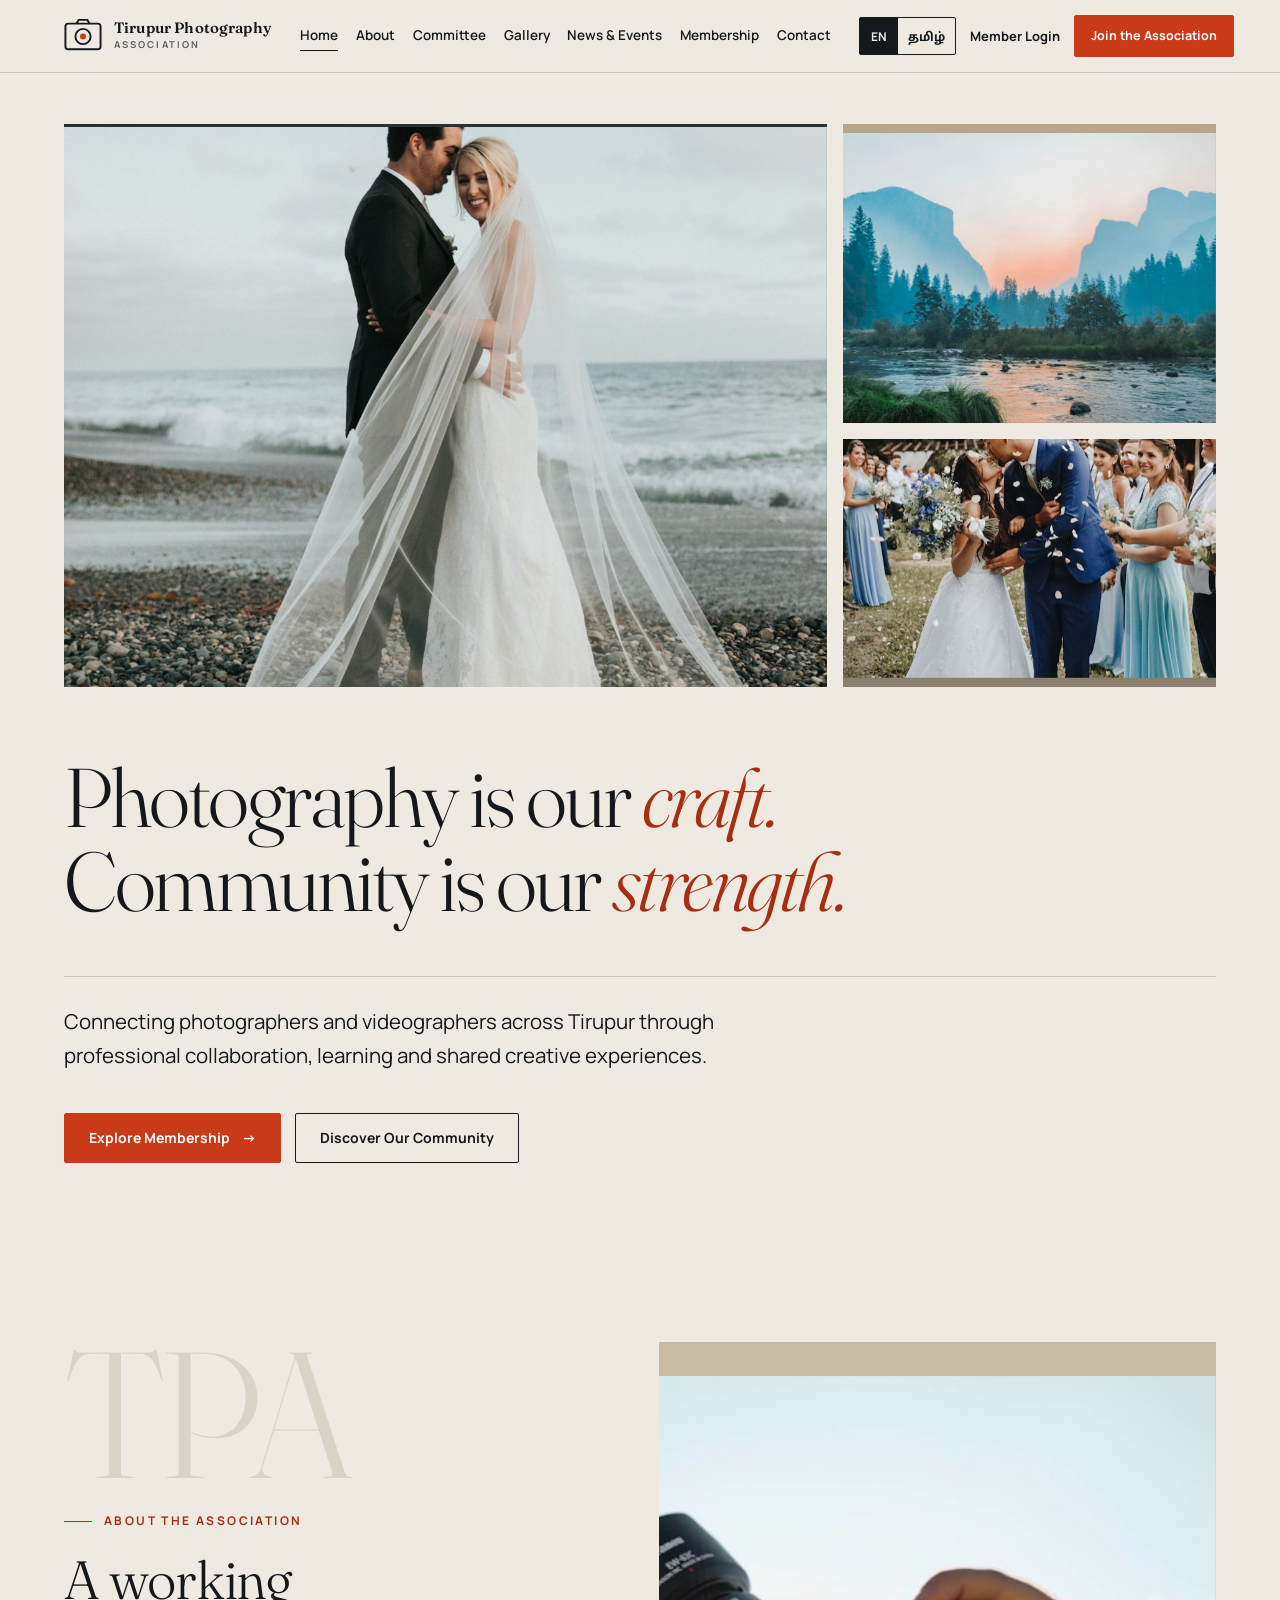
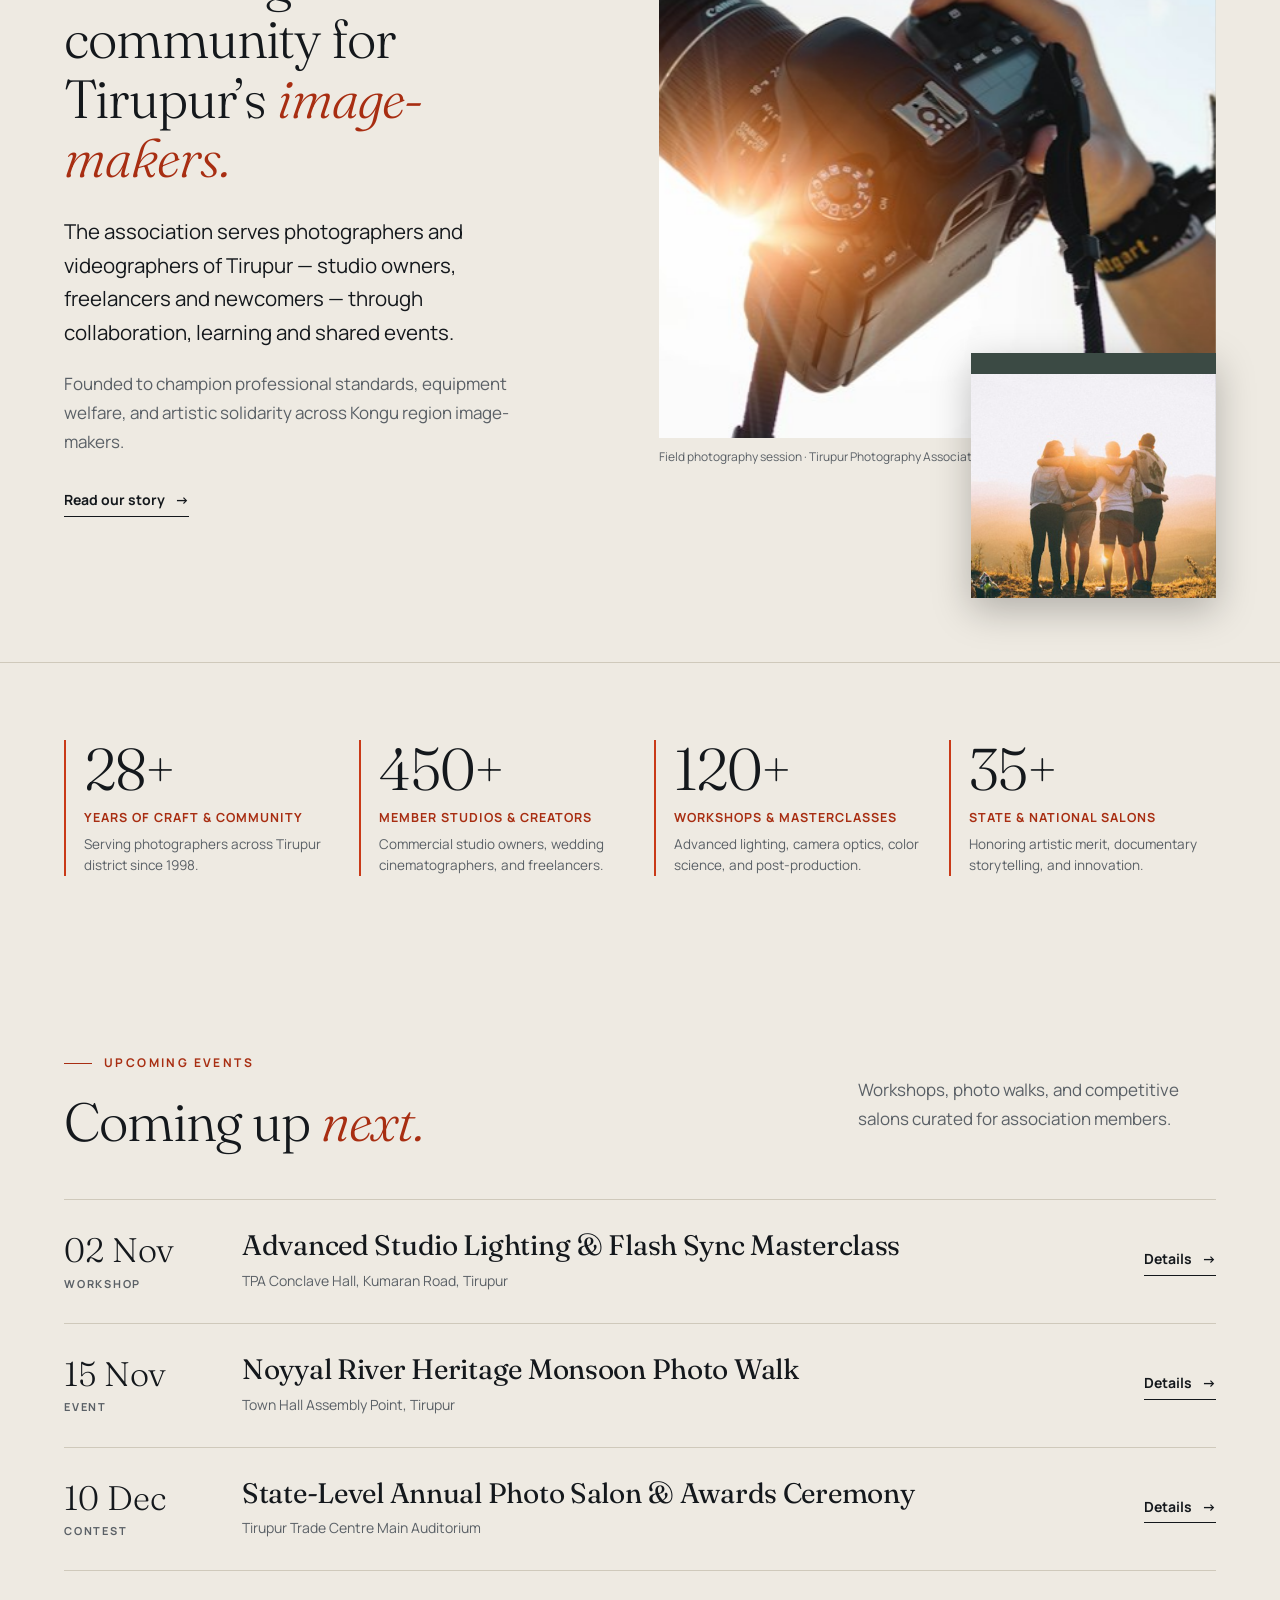
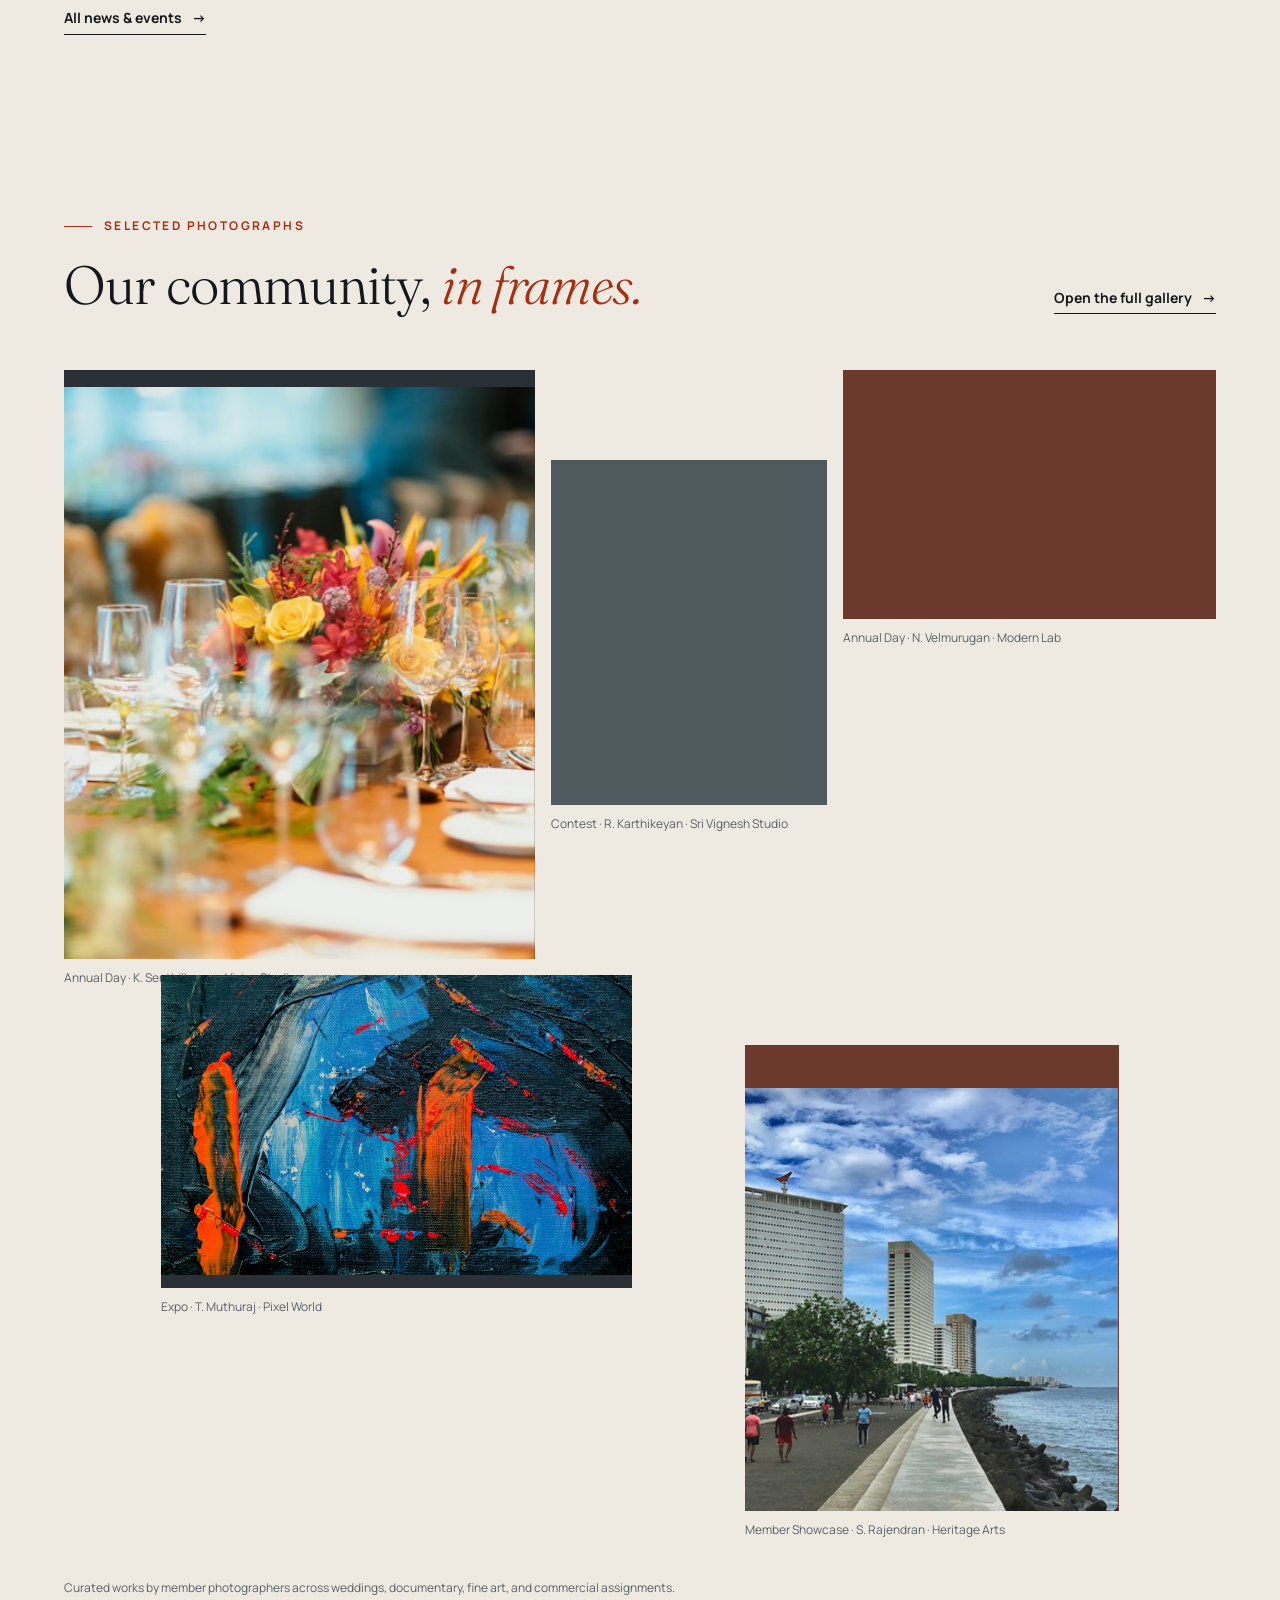
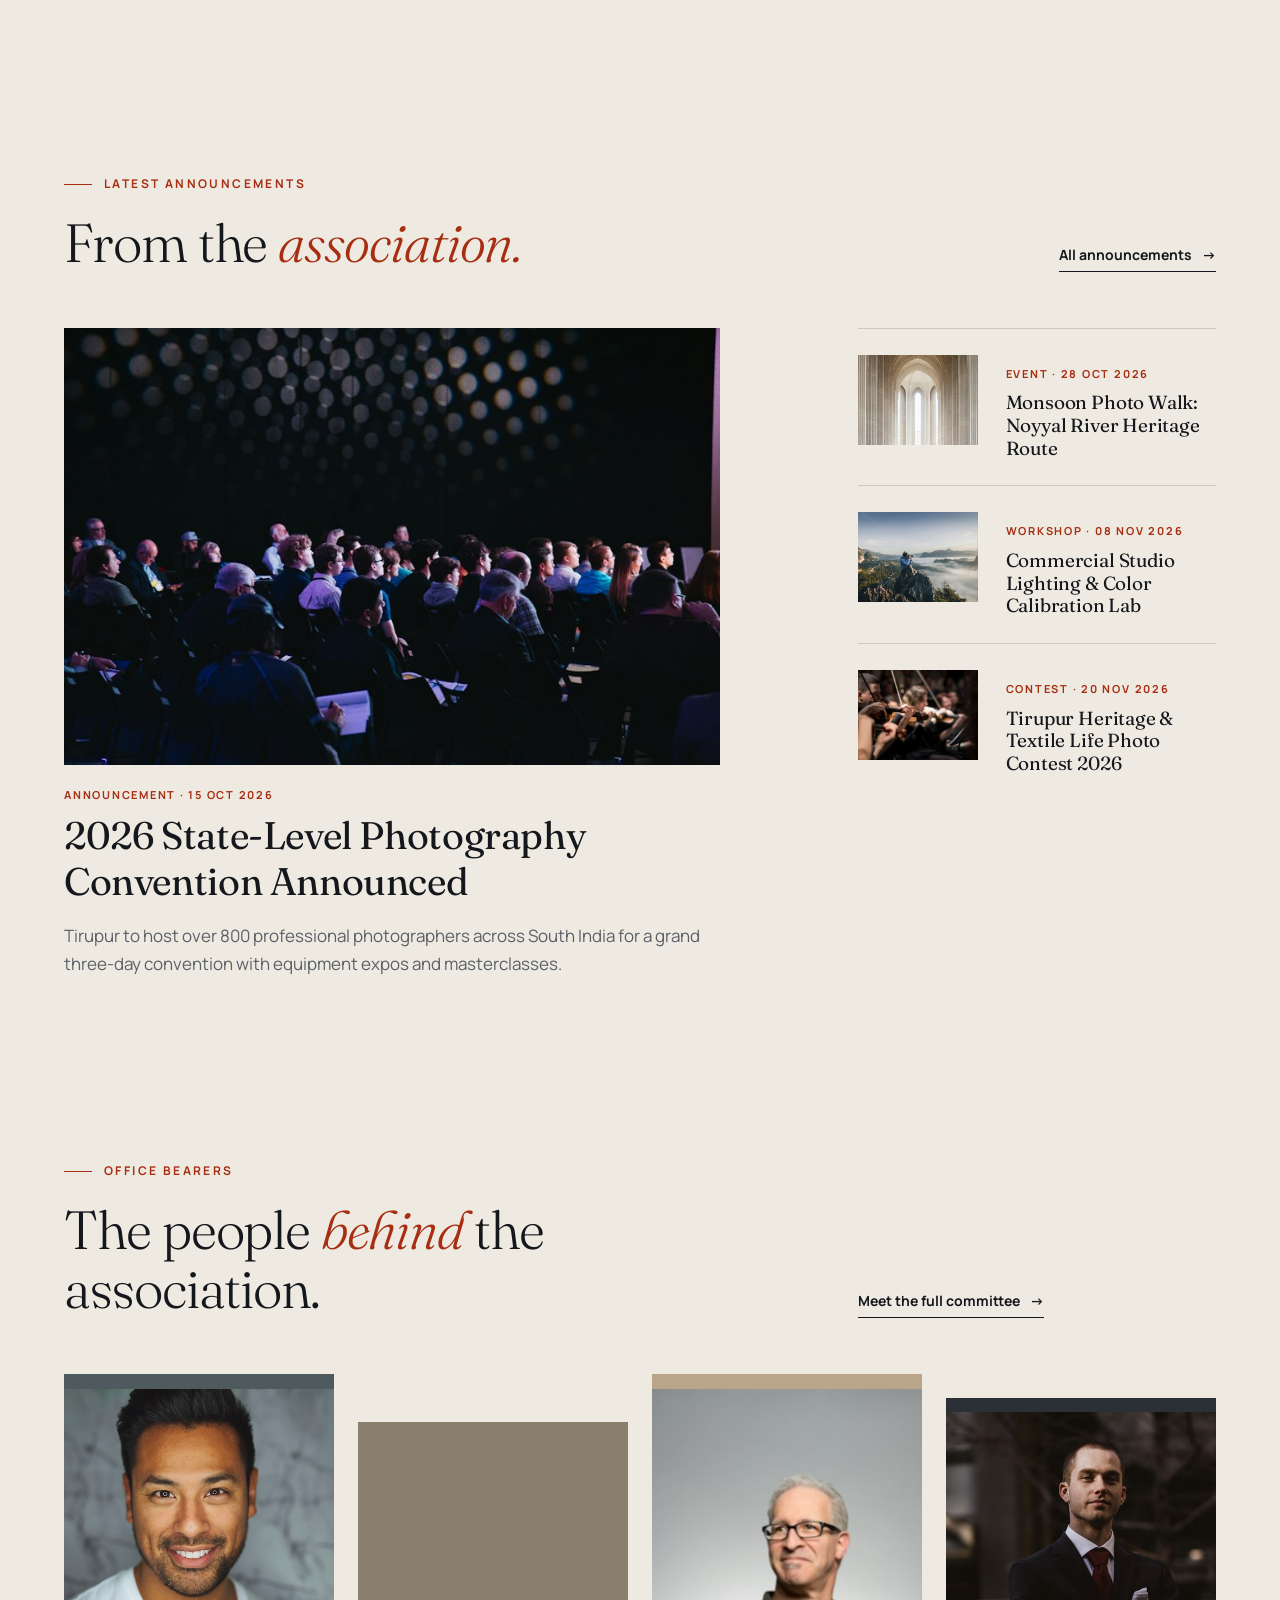
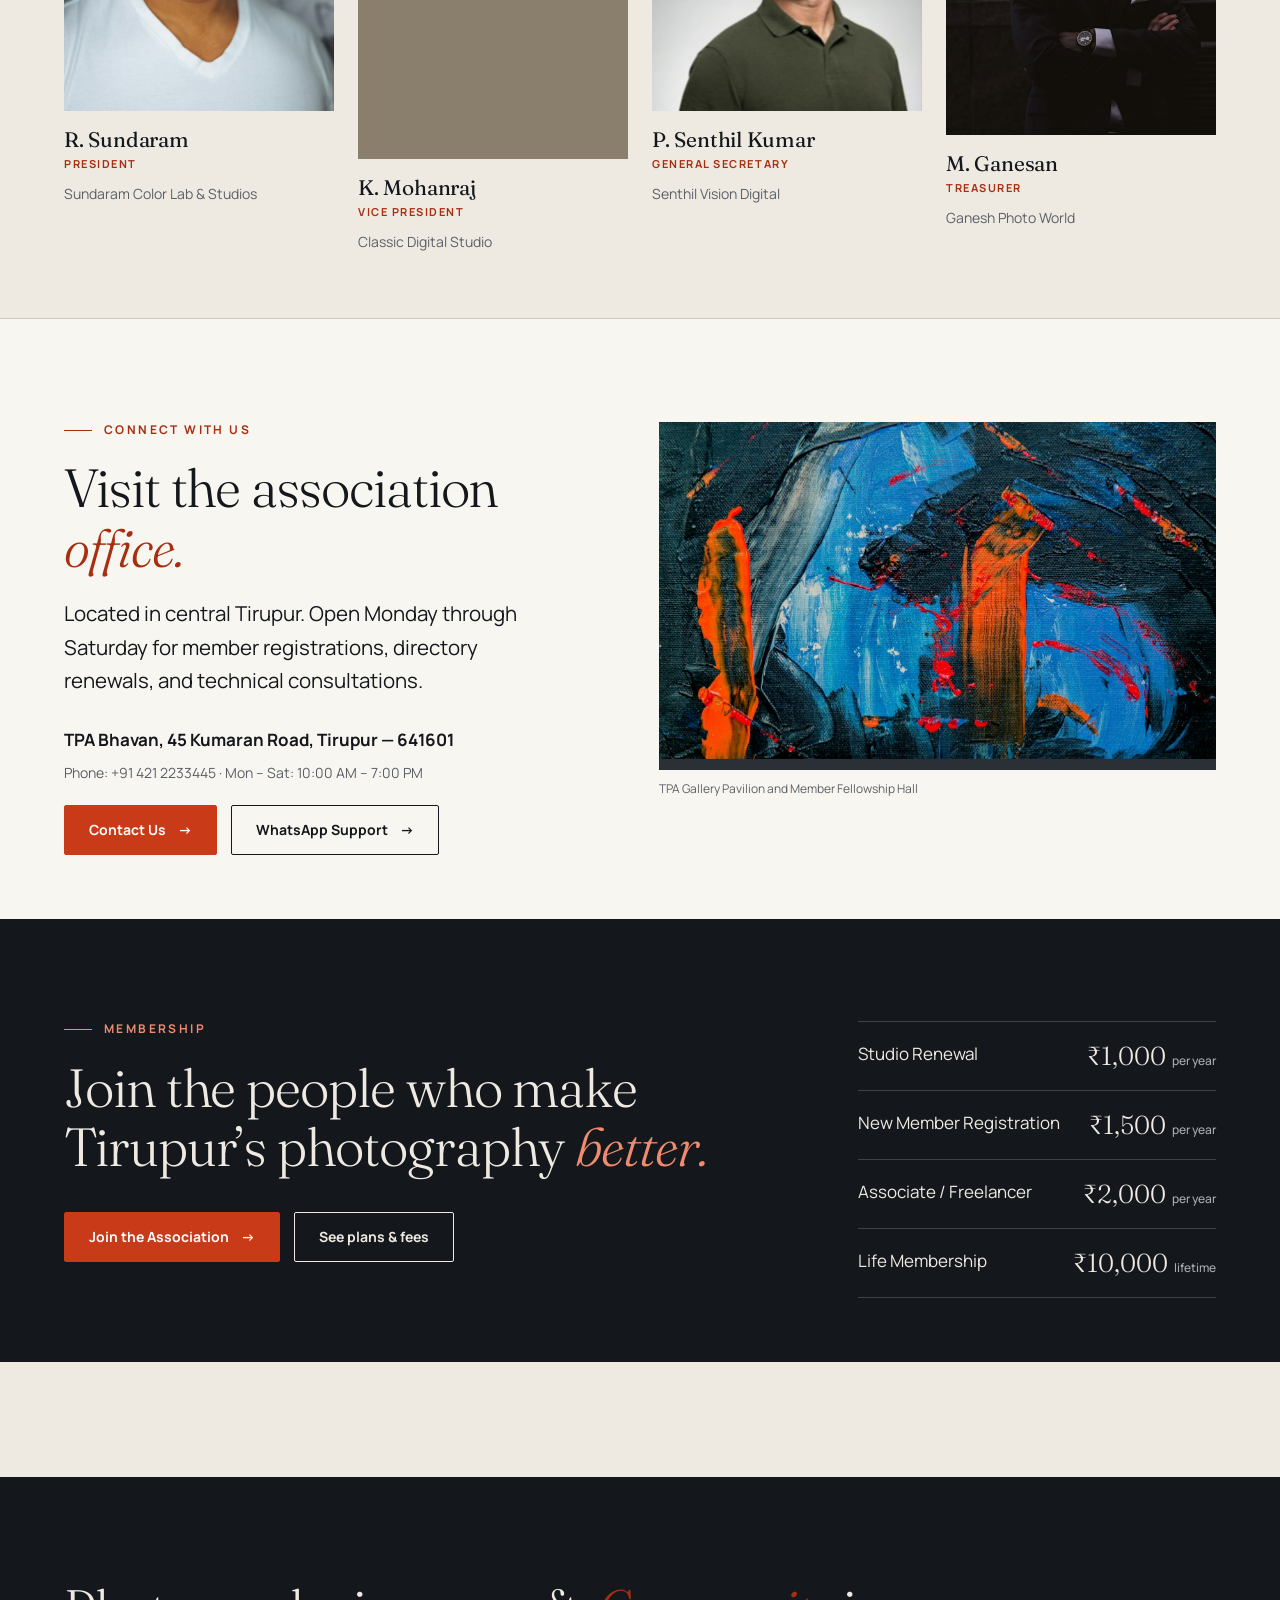
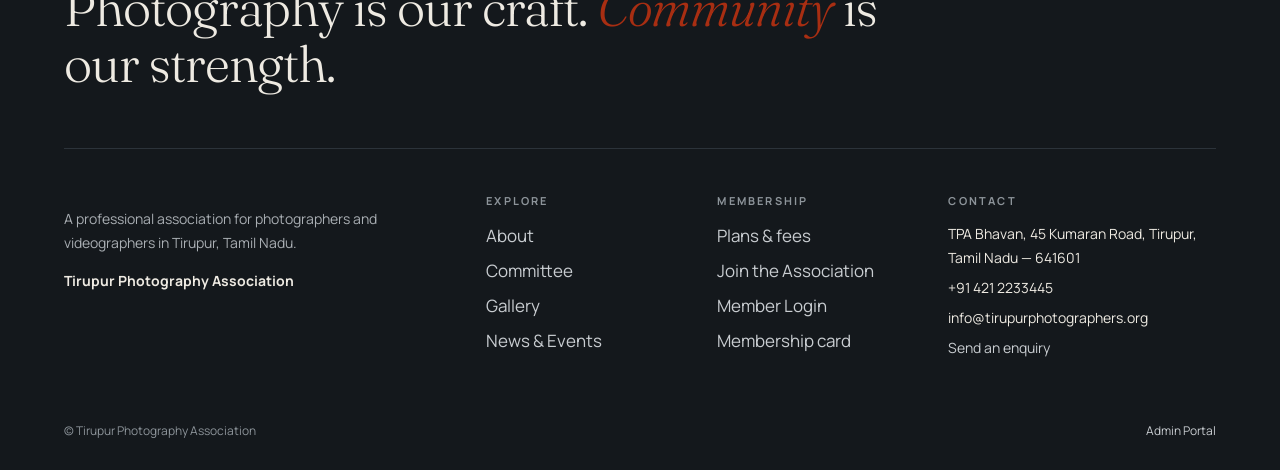
<file: index.html>
<!doctype html>
<html lang="en">
<head>
<meta charset="utf-8">
<meta name="viewport" content="width=device-width,initial-scale=1">
<title>Home — Tirupur Photography Association</title>
<meta name="description" content="Tirupur Photography Association connects photographers and videographers across Tirupur through collaboration, learning and shared creative experiences.">
<meta name="theme-color" content="#14181C">
<meta property="og:type" content="website">
<meta property="og:site_name" content="Tirupur Photography Association">
<meta property="og:title" content="Home — Tirupur Photography Association">
<meta property="og:description" content="Tirupur Photography Association connects photographers and videographers across Tirupur through collaboration, learning and shared creative experiences.">
<meta property="og:locale" content="en_IN"><meta property="og:locale:alternate" content="ta_IN">
<link rel="icon" href="data:image/svg+xml,%3Csvg xmlns='http://www.w3.org/2000/svg' viewBox='0 0 40 40'%3E%3Crect width='40' height='40' fill='%2314181C'/%3E%3Ccircle cx='20' cy='20' r='9' fill='none' stroke='%23EEEAE2' stroke-width='3'/%3E%3Ccircle cx='20' cy='20' r='3.5' fill='%23C93A18'/%3E%3C/svg%3E">
<link rel="preconnect" href="https://fonts.googleapis.com"><link rel="preconnect" href="https://fonts.gstatic.com" crossorigin>
<link rel="stylesheet" href="https://fonts.googleapis.com/css2?family=Fraunces:ital,opsz,wght@0,9..144,300;0,9..144,400;1,9..144,300&family=Manrope:wght@400;500;600;700;800&family=Noto+Sans+Tamil:wght@400;500;600;700&family=Noto+Serif+Tamil:wght@400;500;600&display=swap">
<link rel="stylesheet" href="css/style.css"><script type="application/ld+json">{"@context":"https://schema.org","@type":"Organization","name":"Tirupur Photography Association","description":"Professional association for photographers and videographers in Tirupur, Tamil Nadu.","address":{"@type":"PostalAddress","addressLocality":"Tirupur","addressRegion":"Tamil Nadu","addressCountry":"IN"}}</script>
</head>
<body data-page="home" data-title-key="t_home" data-title-en="Home">
<div id="site-header"></div>
<main id="main">
<section class="hero"><div class="wrap"><div class="hero-grid">
<div class="hero-main"><figure class="ph rvi has-img" data-t="1" style="height:100%;width:100%" role="img" aria-label="Master photographer capturing cultural moments"><div class="in" data-par="0.07"><img src="images/hero/hero-main.jpg" alt="Master photographer capturing cultural moments in Tirupur" loading="eager" decoding="async"></div></figure></div>
<div class="hero-side"><figure class="ph rvi has-img" data-t="5" style="height:100%" role="img" aria-label="Documentary photography of Tirupur"><div class="in" data-par="0.05"><img src="images/hero/hero-side-1.jpg" alt="Documentary photography of Tirupur textile landscapes" loading="eager" decoding="async"></div></figure><figure class="ph rvi has-img" data-t="2" style="height:100%" role="img" aria-label="Artistic bridal and studio portraiture"><div class="in" data-par="0.09"><img src="images/hero/hero-side-2.jpg" alt="Artistic bridal and studio portraiture" loading="eager" decoding="async"></div></figure></div>
<div class="hero-title"><h1 data-i18n="h_head">Photography is our <em>craft.</em> Community is our <em>strength.</em></h1></div>
<div class="hero-foot"><p class="lead" data-i18n="h_copy">Connecting photographers and videographers across Tirupur through professional collaboration, learning and shared creative experiences.</p>
<div class="btnrow"><a class="btn solid" href="membership.html"><span data-i18n="h_cta1">Explore Membership</span> <span class="ar" aria-hidden="true">→</span></a><a class="btn" href="about.html"><span data-i18n="h_cta2">Discover Our Community</span></a></div></div>
</div></div></section>

<section class="sec" id="intro"><div class="wrap split">
<div class="s-a rv"><div class="big-no" aria-hidden="true">TPA</div>
<p class="eyebrow" style="margin-top:28px" data-i18n="i_eyebrow">About the association</p>
<h2 data-i18n="i_head">A working community for Tirupur’s <em>image-makers.</em></h2>
<p class="lead" style="margin-top:28px" data-i18n="i_p1">The association serves photographers and videographers of Tirupur — studio owners, freelancers and newcomers — through collaboration, learning and shared events.</p>
<p class="mid" data-i18n="i_p2">Founded to champion professional standards, equipment welfare, and artistic solidarity across Kongu region image-makers.</p>
<p style="margin-top:28px"><a class="tlink" href="about.html"><span data-i18n="i_link">Read our story</span> <span class="ar" aria-hidden="true">→</span></a></p></div>
<div class="s-b" style="position:relative;padding-bottom:120px"><figure class="ph rvi has-img" data-t="3" style="aspect-ratio:4/5;" role="img" aria-label="Professional photographer on location"><div class="in" data-par="0.06"><img src="images/about/intro-photographer.jpg" alt="Professional photographer on location" loading="lazy" decoding="async"></div></figure><div style="position:absolute;right:0;bottom:0;width:44%;box-shadow:0 12px 36px rgba(0,0,0,0.25)"><figure class="ph rvi has-img" data-t="8" style="aspect-ratio:1/1;" role="img" aria-label="Photography association workshop community"><div class="in" data-par="0.12"><img src="images/about/intro-community.jpg" alt="Photography association workshop community" loading="lazy" decoding="async"></div></figure></div><p class="cap" data-i18n="i_cap">Field photography session · Tirupur Photography Association</p></div>
</div></section>

<section class="sec" id="stats" style="border-top:1px solid var(--rule);padding:clamp(48px,6vw,96px) 0"><div class="wrap">
<div class="stats-grid">
<div class="stat-item rv"><div class="stat-num">28+</div><div class="stat-label" data-i18n="st_years">Years of Craft &amp; Community</div><p class="stat-desc small mid" data-i18n="st_years_d">Serving photographers across Tirupur district since 1998.</p></div>
<div class="stat-item rv"><div class="stat-num">450+</div><div class="stat-label" data-i18n="st_members">Member Studios &amp; Creators</div><p class="stat-desc small mid" data-i18n="st_members_d">Commercial studio owners, wedding cinematographers, and freelancers.</p></div>
<div class="stat-item rv"><div class="stat-num">120+</div><div class="stat-label" data-i18n="st_workshops">Workshops &amp; Masterclasses</div><p class="stat-desc small mid" data-i18n="st_workshops_d">Advanced lighting, camera optics, color science, and post-production.</p></div>
<div class="stat-item rv"><div class="stat-num">35+</div><div class="stat-label" data-i18n="st_awards">State &amp; National Salons</div><p class="stat-desc small mid" data-i18n="st_awards_d">Honoring artistic merit, documentary storytelling, and innovation.</p></div>
</div>
</div></section>

<section class="sec" id="events"><div class="wrap">
<div class="split" style="margin-bottom:48px;align-items:end"><div class="s-a2"><p class="eyebrow" data-i18n="e_eyebrow">Upcoming events</p><h2 data-i18n="e_head">Coming up <em>next.</em></h2></div><div class="s-b2"><p class="mid" data-i18n="e_note">Workshops, photo walks, and competitive salons curated for association members.</p></div></div>
<div id="events-list" aria-live="polite"></div>
<p style="margin-top:32px"><a class="tlink" href="news.html"><span data-i18n="e_all">All news &amp; events</span> <span class="ar" aria-hidden="true">→</span></a></p>
</div></section>

<section class="sec" id="selected"><div class="wrap">
<div style="display:flex;justify-content:space-between;align-items:end;flex-wrap:wrap;gap:20px;margin-bottom:56px"><div><p class="eyebrow" data-i18n="g_eyebrow">Selected photographs</p><h2 data-i18n="g_head">Our community, <em>in frames.</em></h2></div><a class="tlink" href="gallery.html"><span data-i18n="g_all">Open the full gallery</span> <span class="ar" aria-hidden="true">→</span></a></div>
<div class="collage" id="collage"></div>
<p class="cap" style="margin-top:28px" data-i18n="g_note">Curated works by member photographers across weddings, documentary, fine art, and commercial assignments.</p>
</div></section>

<section class="sec" id="latest"><div class="wrap">
<div style="display:flex;justify-content:space-between;align-items:end;flex-wrap:wrap;gap:20px;margin-bottom:56px"><div><p class="eyebrow" data-i18n="n_eyebrow">Latest announcements</p><h2 data-i18n="n_head">From the <em>association.</em></h2></div><a class="tlink" href="news.html"><span data-i18n="n_all">All announcements</span> <span class="ar" aria-hidden="true">→</span></a></div>
<div class="split" id="latest-news"></div>
</div></section>

<section class="sec" id="committee-preview"><div class="wrap">
<div class="split" style="margin-bottom:56px;align-items:end"><div class="s-a2"><p class="eyebrow" data-i18n="c_eyebrow">Office bearers</p><h2 data-i18n="c_head">The people <em>behind</em> the association.</h2></div><div class="s-b2"><a class="tlink" href="committee.html"><span data-i18n="c_all">Meet the full committee</span> <span class="ar" aria-hidden="true">→</span></a></div></div>
<div class="people" id="people-preview"></div>
</div></section>

<section class="sec" id="home-contact" style="background:var(--surface);border-top:1px solid var(--rule)"><div class="wrap split">
<div class="s-a rv">
<p class="eyebrow" data-i18n="hc_eyebrow">Connect with us</p>
<h2 data-i18n="hc_head">Visit the association <em>office.</em></h2>
<p class="lead" style="margin-top:20px" data-i18n="hc_lead">Located in central Tirupur. Open Monday through Saturday for member registrations, directory renewals, and technical consultations.</p>
<div style="margin-top:28px">
<p style="font-weight:700;margin:0 0 6px">TPA Bhavan, 45 Kumaran Road, Tirupur — 641601</p>
<p class="small mid" style="margin:0 0 20px">Phone: +91 421 2233445 · Mon – Sat: 10:00 AM – 7:00 PM</p>
<div class="btnrow"><a class="btn solid" href="contact.html"><span data-i18n="nav_contact">Contact Us</span> <span class="ar" aria-hidden="true">→</span></a><a class="btn" href="https://wa.me/919443212345" target="_blank" rel="noopener">WhatsApp Support <span class="ar" aria-hidden="true">→</span></a></div>
</div>
</div>
<div class="s-b rv">
<figure class="ph rvi has-img" style="aspect-ratio:16/10"><div class="in" data-par="0.04"><img src="images/gallery/gallery-9.jpg" alt="Tirupur Photography Association gallery and meeting pavilion" loading="lazy" decoding="async"></div></figure>
<p class="cap" data-i18n="hc_cap">TPA Gallery Pavilion and Member Fellowship Hall</p>
</div>
</div></section>

<section class="sec dark" id="cta"><div class="wrap">
<div class="split"><div class="s-a2 rv"><p class="eyebrow" data-i18n="m_eyebrow">Membership</p><h2 data-i18n="m_head">Join the people who make Tirupur’s photography <em>better.</em></h2>
<div class="btnrow" style="margin-top:36px"><a class="btn solid" href="join.html"><span data-i18n="join">Join the Association</span> <span class="ar" aria-hidden="true">→</span></a><a class="btn" href="membership.html" data-i18n="m_plans">See plans &amp; fees</a></div></div>
<div class="s-b2" id="cta-plans" style="align-self:end"></div></div>
</div></section>
</main>
<div id="site-footer"></div>
<noscript><p style="padding:24px;text-align:center">This website needs JavaScript for navigation and language switching.</p></noscript>
<script src="js/config.js"></script><script src="js/data.js"></script><script src="js/app.js"></script><script src="js/ta.js"></script>
<script src="js/pages.js"></script>
</body></html>
</file>
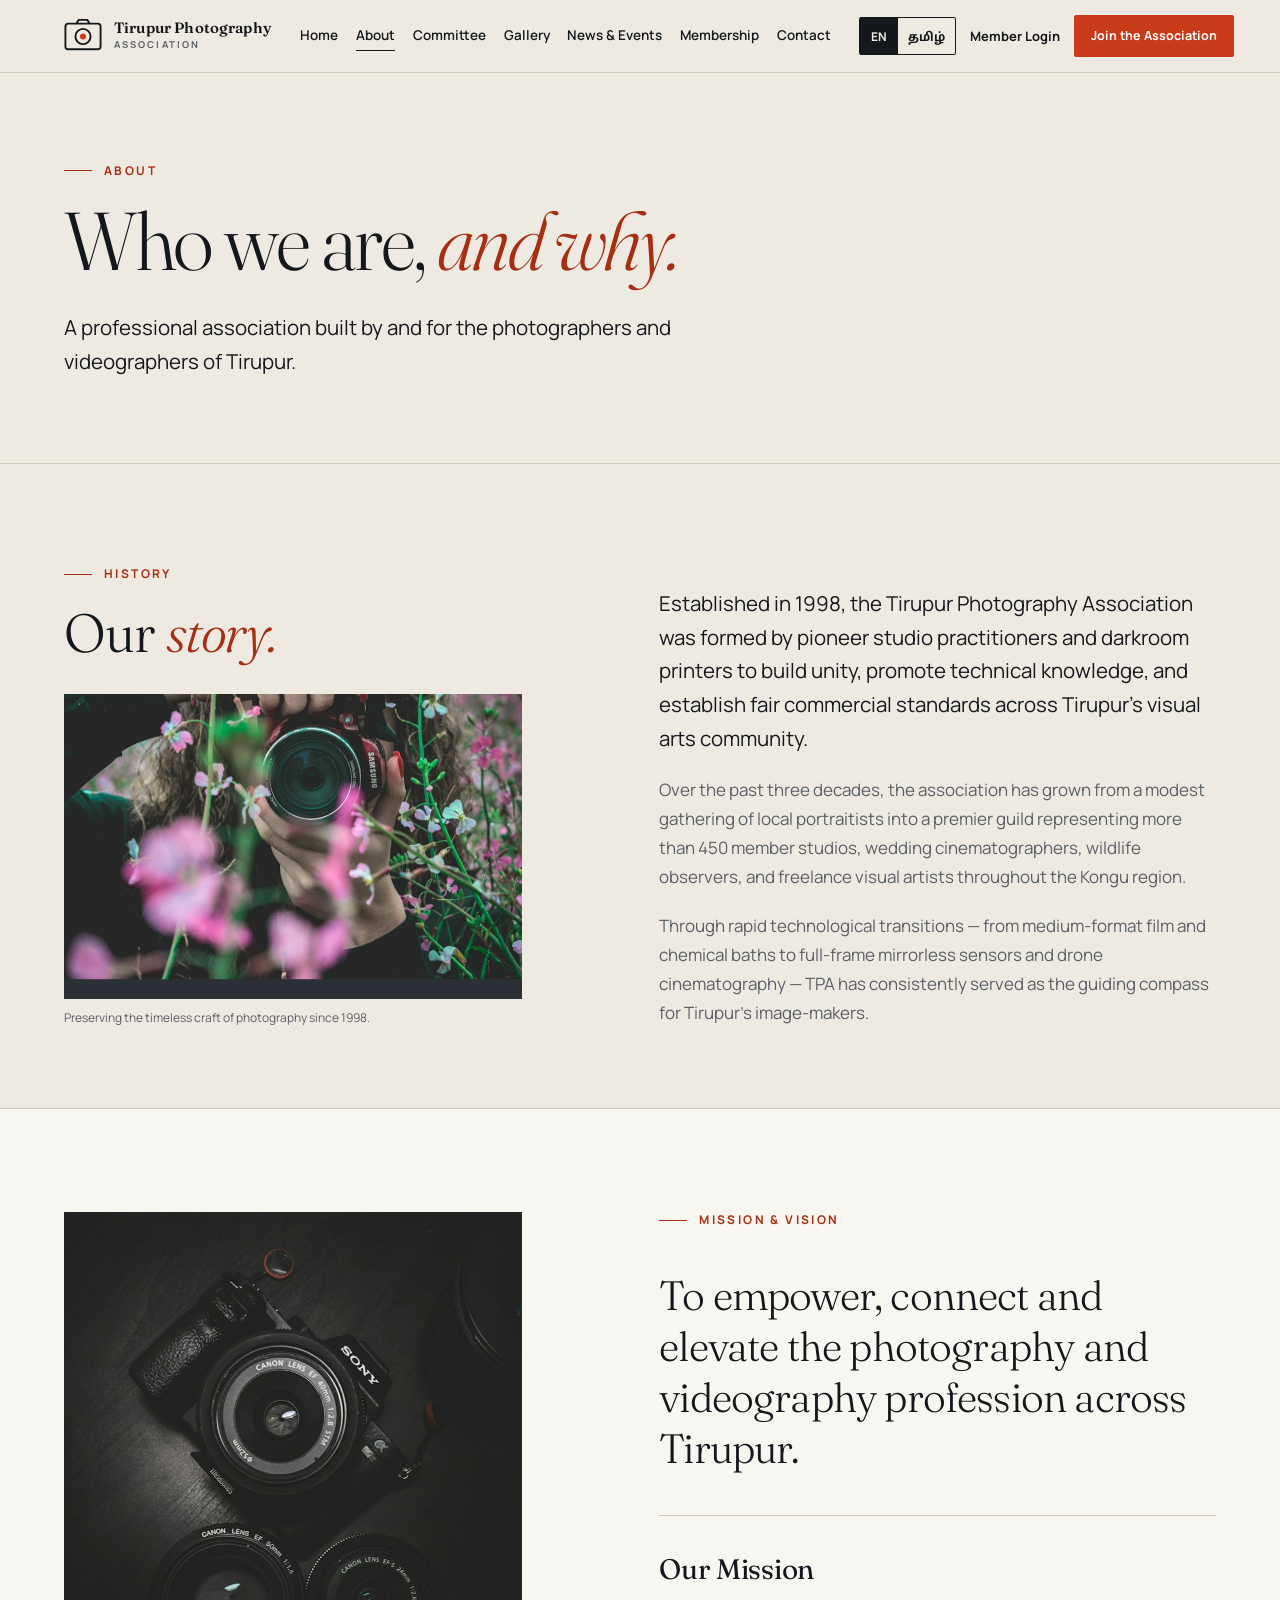
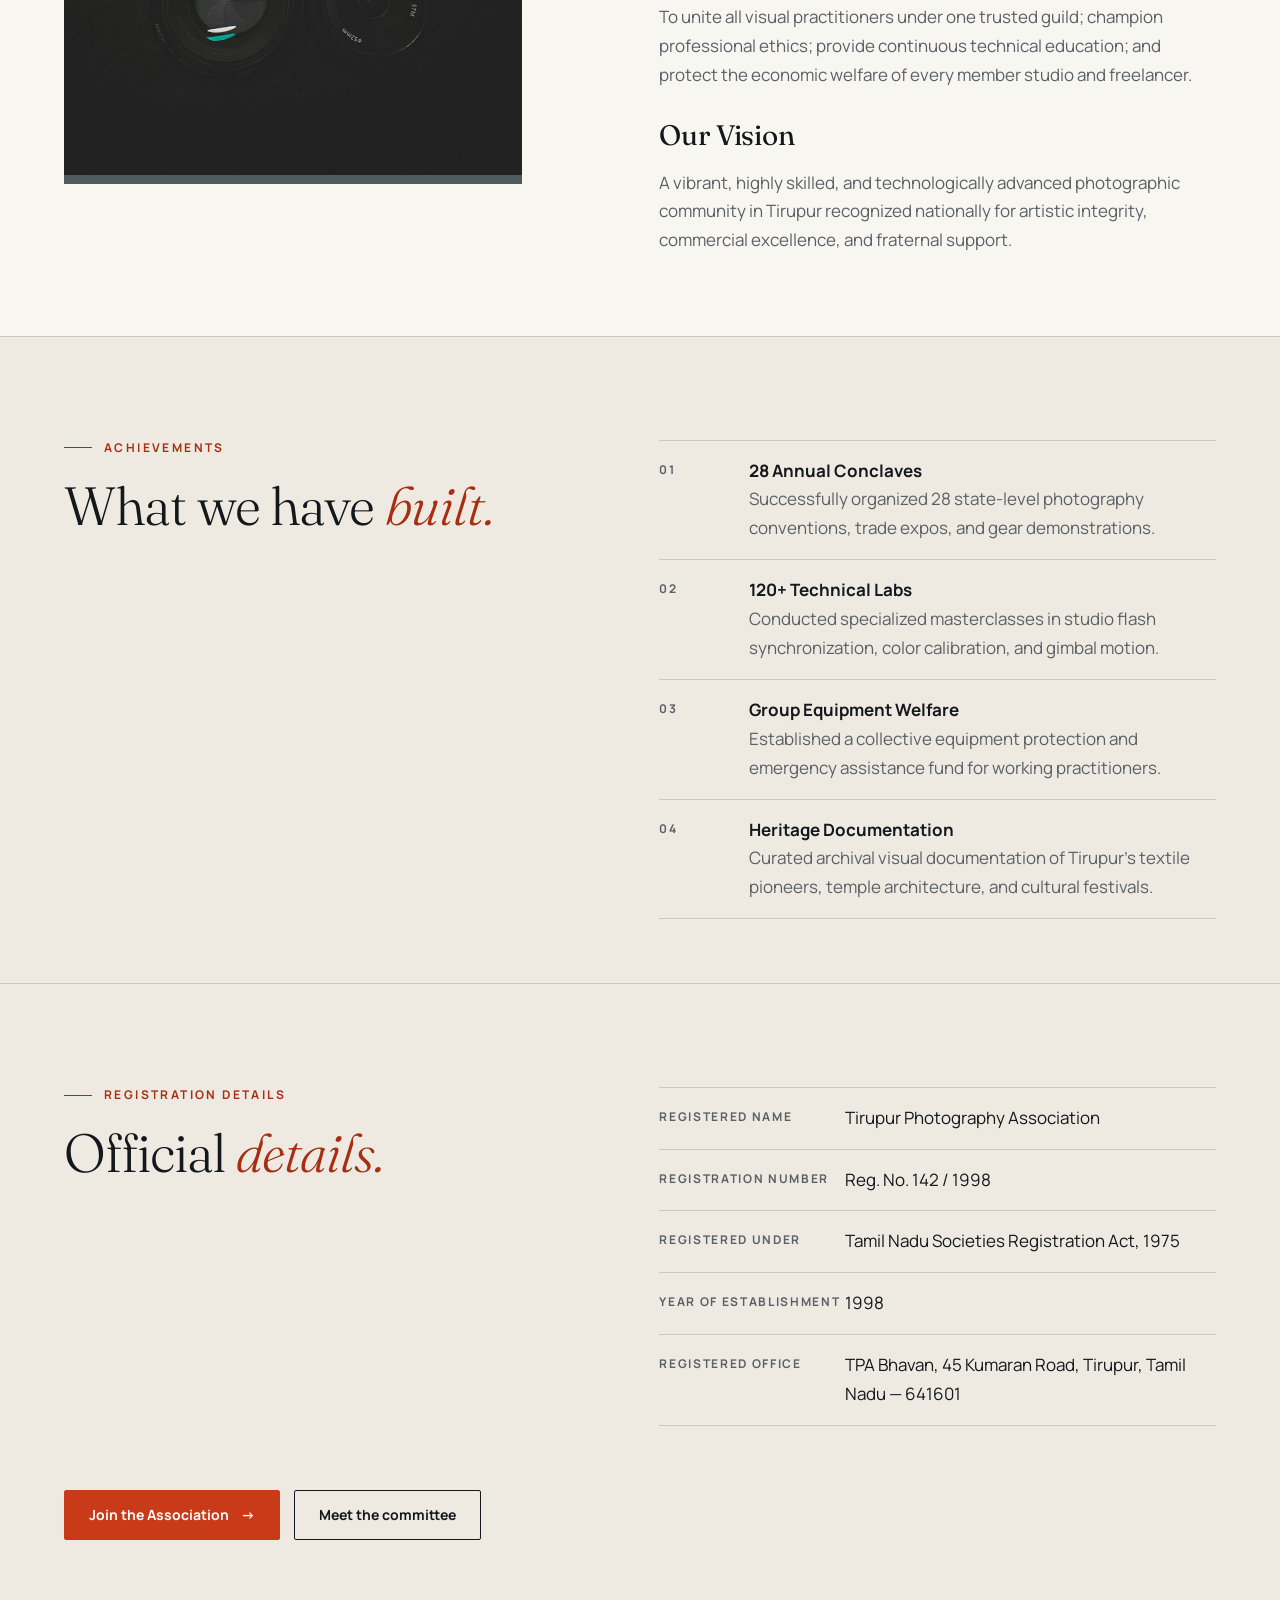
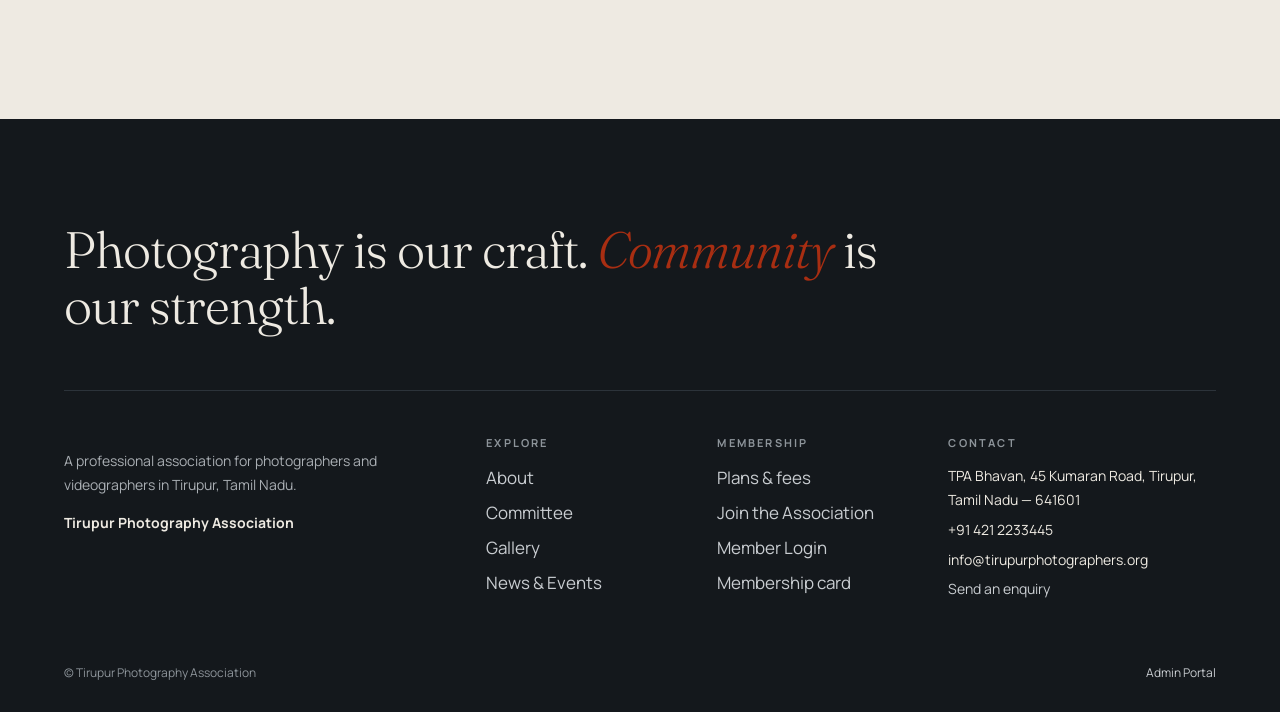
<file: about.html>
<!doctype html>
<html lang="en">
<head>
<meta charset="utf-8">
<meta name="viewport" content="width=device-width,initial-scale=1">
<title>About — Tirupur Photography Association</title>
<meta name="description" content="History, mission, vision and registration details of the Tirupur Photography Association.">
<meta name="theme-color" content="#14181C">
<meta property="og:type" content="website">
<meta property="og:site_name" content="Tirupur Photography Association">
<meta property="og:title" content="About — Tirupur Photography Association">
<meta property="og:description" content="History, mission, vision and registration details of the Tirupur Photography Association.">
<meta property="og:locale" content="en_IN"><meta property="og:locale:alternate" content="ta_IN">
<link rel="icon" href="data:image/svg+xml,%3Csvg xmlns='http://www.w3.org/2000/svg' viewBox='0 0 40 40'%3E%3Crect width='40' height='40' fill='%2314181C'/%3E%3Ccircle cx='20' cy='20' r='9' fill='none' stroke='%23EEEAE2' stroke-width='3'/%3E%3Ccircle cx='20' cy='20' r='3.5' fill='%23C93A18'/%3E%3C/svg%3E">
<link rel="preconnect" href="https://fonts.googleapis.com"><link rel="preconnect" href="https://fonts.gstatic.com" crossorigin>
<link rel="stylesheet" href="https://fonts.googleapis.com/css2?family=Fraunces:ital,opsz,wght@0,9..144,300;0,9..144,400;1,9..144,300&family=Manrope:wght@400;500;600;700;800&family=Noto+Sans+Tamil:wght@400;500;600;700&family=Noto+Serif+Tamil:wght@400;500;600&display=swap">
<link rel="stylesheet" href="css/style.css">
</head>
<body data-page="about" data-title-key="t_about" data-title-en="About">
<div id="site-header"></div>
<header class="pghead"><div class="wrap"><p class="eyebrow" data-i18n="a_eyebrow">About</p><h1 data-i18n="a_h1" style="font-size:clamp(40px,6.4vw,100px)">Who we are, <em>and why.</em></h1><p class="lead rv" data-i18n="a_lead">A professional association built by and for the photographers and videographers of Tirupur.</p></div></header>
<main id="main">
<section class="sec"><div class="wrap split">
<div class="s-a rv"><p class="eyebrow" data-i18n="a_hist_e">History</p><h2 data-i18n="a_hist_h">Our <em>story.</em></h2>
<div style="margin-top:32px">
<figure class="ph rvi has-img" data-t="1" style="aspect-ratio:3/2"><div class="in" data-par="0.05"><img src="images/about/about-history.jpg" alt="Vintage cameras representing TPA darkroom heritage" loading="lazy" decoding="async"></div></figure>
<p class="cap" data-i18n="a_hist_cap">Preserving the timeless craft of photography since 1998.</p>
</div>
</div>
<div class="s-b rv">
<p class="lead" data-i18n="a_hist_p">Established in 1998, the Tirupur Photography Association was formed by pioneer studio practitioners and darkroom printers to build unity, promote technical knowledge, and establish fair commercial standards across Tirupur's visual arts community.</p>
<p class="mid" style="margin-top:20px" data-i18n="a_hist_p2">Over the past three decades, the association has grown from a modest gathering of local portraitists into a premier guild representing more than 450 member studios, wedding cinematographers, wildlife observers, and freelance visual artists throughout the Kongu region.</p>
<p class="mid" style="margin-top:20px" data-i18n="a_hist_p3">Through rapid technological transitions — from medium-format film and chemical baths to full-frame mirrorless sensors and drone cinematography — TPA has consistently served as the guiding compass for Tirupur's image-makers.</p>
</div>
</div></section>

<section class="sec" style="background:var(--surface);border-top:1px solid var(--rule);border-bottom:1px solid var(--rule)"><div class="wrap split">
<div class="s-a"><figure class="ph rvi has-img" data-t="4" style="aspect-ratio:4/5;" role="img" aria-label="Camera lens optics and photography craftsmanship"><div class="in" data-par="0.06"><img src="images/about/about-mission.jpg" alt="Camera lens optics and photography craftsmanship" loading="lazy" decoding="async"></div></figure></div>
<div class="s-b" style="align-self:center"><div class="rv"><p class="eyebrow" data-i18n="a_mis_e">Mission &amp; vision</p>
<p class="pull" data-i18n="a_mis_q">To empower, connect and elevate the photography and videography profession across Tirupur.</p></div>
<hr class="rule" style="margin:36px 0">
<div class="rv"><h3 data-i18n="a_mission">Our Mission</h3><p class="mid" data-i18n="a_mission_p">To unite all visual practitioners under one trusted guild; champion professional ethics; provide continuous technical education; and protect the economic welfare of every member studio and freelancer.</p>
<h3 style="margin-top:28px" data-i18n="a_vision">Our Vision</h3><p class="mid" data-i18n="a_vision_p">A vibrant, highly skilled, and technologically advanced photographic community in Tirupur recognized nationally for artistic integrity, commercial excellence, and fraternal support.</p></div></div>
</div></section>

<section class="sec"><div class="wrap split">
<div class="s-a rv"><p class="eyebrow" data-i18n="a_ach_e">Achievements</p><h2 data-i18n="a_ach_h">What we have <em>built.</em></h2></div>
<div class="s-b rv"><div class="kv" style="grid-template-columns:90px 1fr">
<div>01</div><div><b data-i18n="ach_1_t">28 Annual Conclaves</b><br><span class="mid" data-i18n="ach_1_d">Successfully organized 28 state-level photography conventions, trade expos, and gear demonstrations.</span></div>
<div>02</div><div><b data-i18n="ach_2_t">120+ Technical Labs</b><br><span class="mid" data-i18n="ach_2_d">Conducted specialized masterclasses in studio flash synchronization, color calibration, and gimbal motion.</span></div>
<div>03</div><div><b data-i18n="ach_3_t">Group Equipment Welfare</b><br><span class="mid" data-i18n="ach_3_d">Established a collective equipment protection and emergency assistance fund for working practitioners.</span></div>
<div>04</div><div><b data-i18n="ach_4_t">Heritage Documentation</b><br><span class="mid" data-i18n="ach_4_d">Curated archival visual documentation of Tirupur's textile pioneers, temple architecture, and cultural festivals.</span></div>
</div>
</div>
</div></section>

<section class="sec" style="border-top:1px solid var(--rule)"><div class="wrap split">
<div class="s-a rv"><p class="eyebrow" data-i18n="a_reg_e">Registration details</p><h2 data-i18n="a_reg_h">Official <em>details.</em></h2></div>
<div class="s-b rv"><div class="kv">
<div data-i18n="a_reg_name">Registered name</div><div>Tirupur Photography Association</div>
<div data-i18n="a_reg_no">Registration number</div><div>Reg. No. 142 / 1998</div>
<div data-i18n="a_reg_act">Registered under</div><div>Tamil Nadu Societies Registration Act, 1975</div>
<div data-i18n="a_reg_year">Year of establishment</div><div>1998</div>
<div data-i18n="a_reg_addr">Registered office</div><div>TPA Bhavan, 45 Kumaran Road, Tirupur, Tamil Nadu — 641601</div></div></div>
</div></section>

<section class="sec" style="padding-top:0"><div class="wrap" style="text-align:left"><div class="btnrow"><a class="btn solid" href="join.html"><span data-i18n="join">Join the Association</span> <span class="ar" aria-hidden="true">→</span></a><a class="btn" href="committee.html" data-i18n="a_meet">Meet the committee</a></div></div></section>
</main>
<div id="site-footer"></div>
<noscript><p style="padding:24px;text-align:center">This website needs JavaScript for navigation and language switching.</p></noscript>
<script src="js/config.js"></script><script src="js/data.js"></script><script src="js/app.js"></script><script src="js/ta.js"></script>
<script src="js/pages.js"></script>
</body></html>
</file>
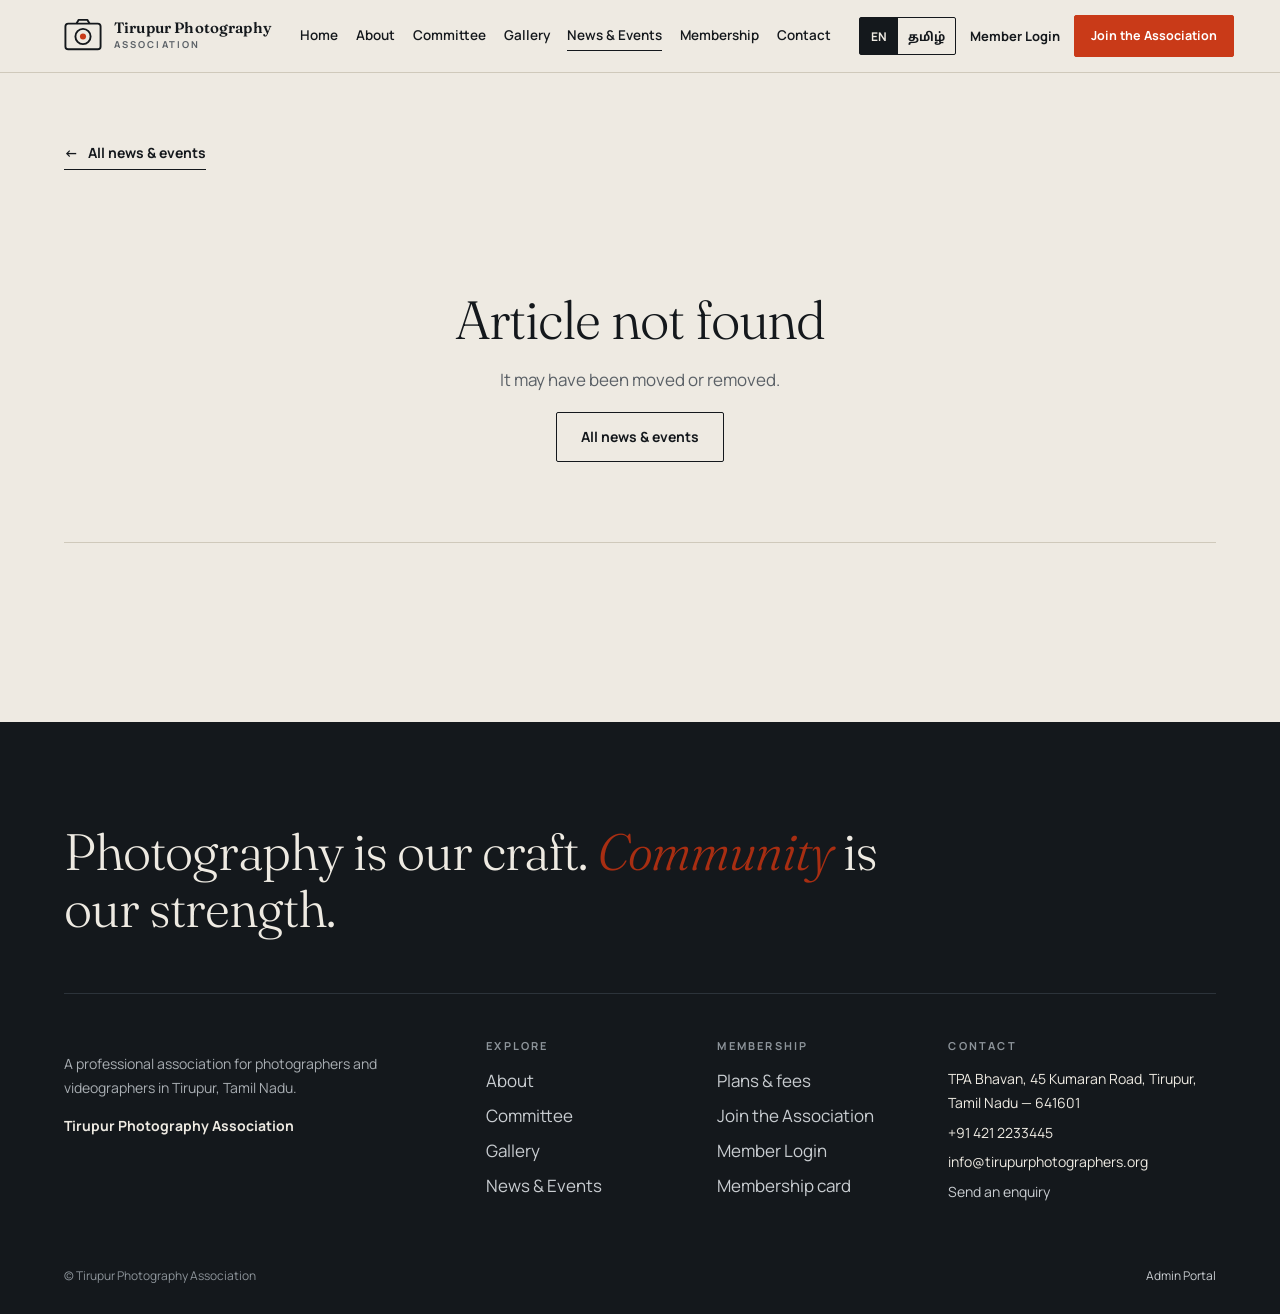
<file: article.html>
<!doctype html>
<html lang="en">
<head>
<meta charset="utf-8">
<meta name="viewport" content="width=device-width,initial-scale=1">
<title>News article — Tirupur Photography Association</title>
<meta name="description" content="Read the full article from the Tirupur Photography Association.">
<meta name="theme-color" content="#14181C">
<meta property="og:type" content="website">
<meta property="og:site_name" content="Tirupur Photography Association">
<meta property="og:title" content="News article — Tirupur Photography Association">
<meta property="og:description" content="Read the full article from the Tirupur Photography Association.">
<meta property="og:locale" content="en_IN"><meta property="og:locale:alternate" content="ta_IN">
<link rel="icon" href="data:image/svg+xml,%3Csvg xmlns='http://www.w3.org/2000/svg' viewBox='0 0 40 40'%3E%3Crect width='40' height='40' fill='%2314181C'/%3E%3Ccircle cx='20' cy='20' r='9' fill='none' stroke='%23EEEAE2' stroke-width='3'/%3E%3Ccircle cx='20' cy='20' r='3.5' fill='%23C93A18'/%3E%3C/svg%3E">
<link rel="preconnect" href="https://fonts.googleapis.com"><link rel="preconnect" href="https://fonts.gstatic.com" crossorigin>
<link rel="stylesheet" href="https://fonts.googleapis.com/css2?family=Fraunces:ital,opsz,wght@0,9..144,300;0,9..144,400;1,9..144,300&family=Manrope:wght@400;500;600;700;800&family=Noto+Sans+Tamil:wght@400;500;600;700&family=Noto+Serif+Tamil:wght@400;500;600&display=swap">
<link rel="stylesheet" href="css/style.css">
</head>
<body data-page="article" data-title-key="t_article" data-title-en="News article">
<div id="site-header"></div>
<main id="main"><article class="sec" style="padding-top:48px"><div class="wrap">
<p><a class="tlink" href="news.html"><span aria-hidden="true">←</span> <span data-i18n="ar_back">All news &amp; events</span></a></p>
<div id="art" style="margin-top:40px"></div></div></article></main>
<div id="site-footer"></div>
<noscript><p style="padding:24px;text-align:center">This website needs JavaScript for navigation and language switching.</p></noscript>
<script src="js/config.js"></script><script src="js/data.js"></script><script src="js/app.js"></script><script src="js/ta.js"></script>
<script src="js/pages.js"></script>
</body></html>
</file>
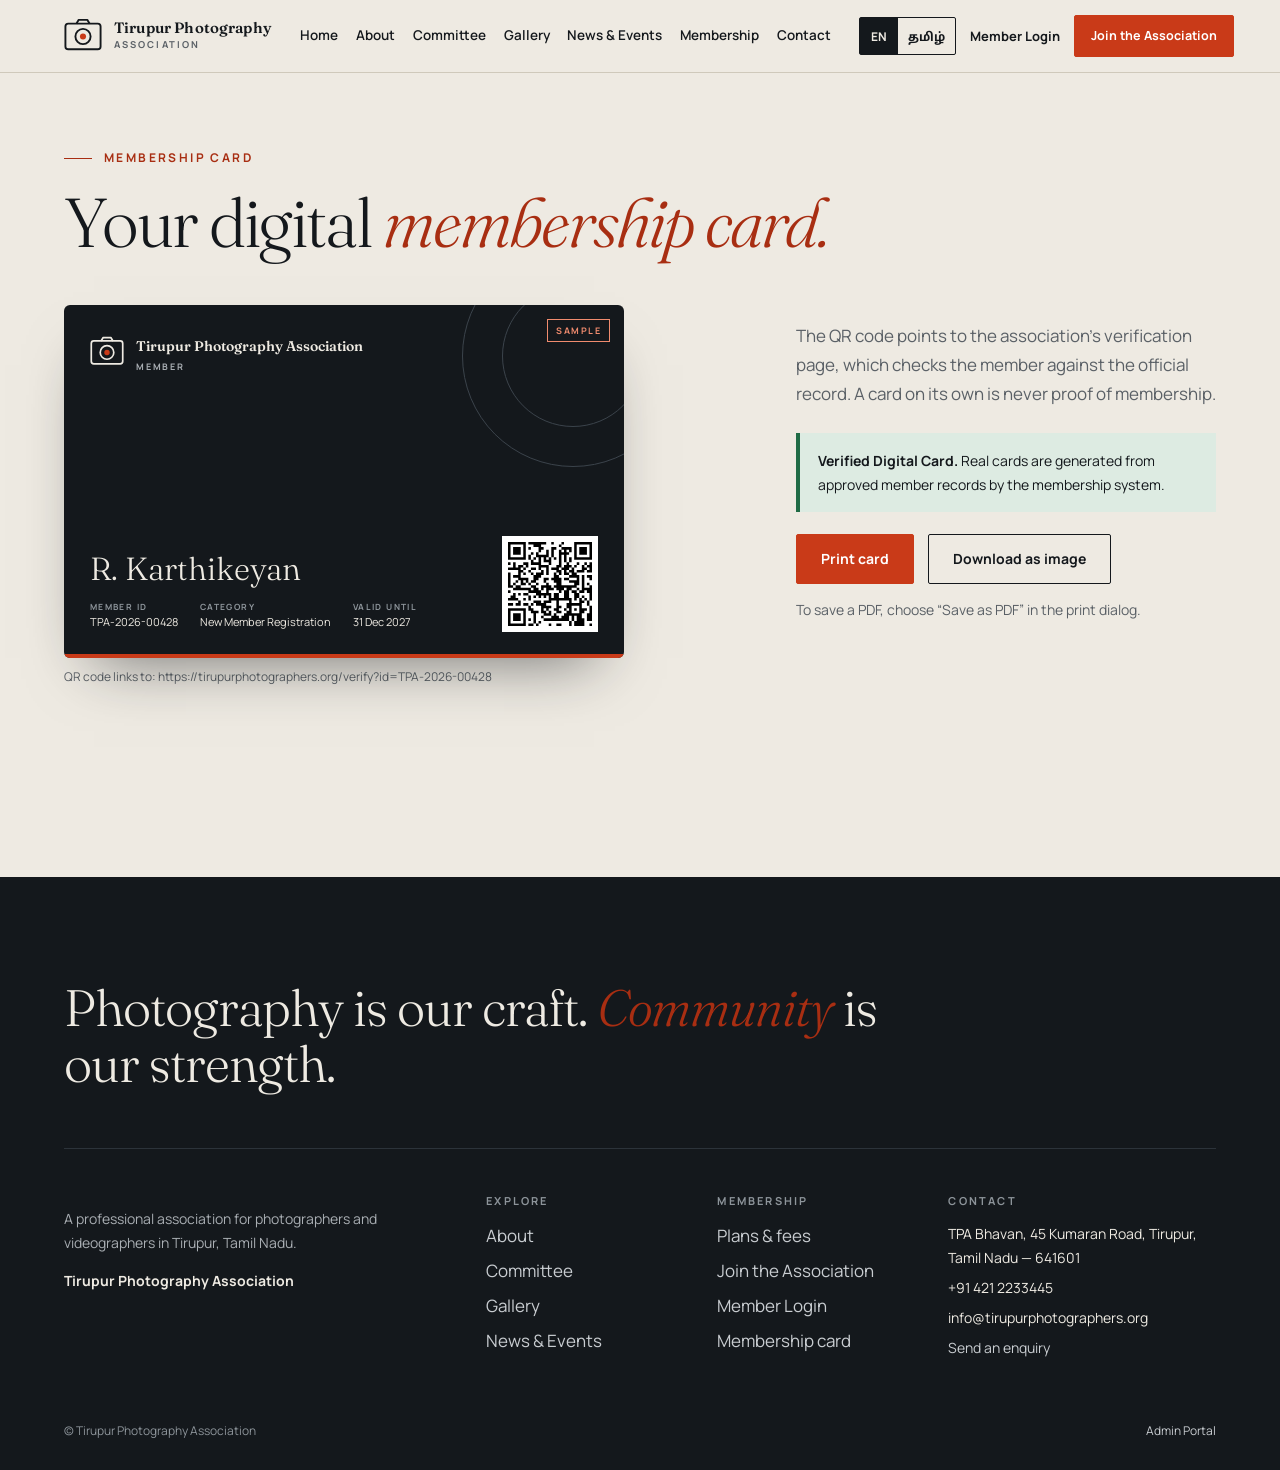
<file: card.html>
<!doctype html>
<html lang="en">
<head>
<meta charset="utf-8">
<meta name="viewport" content="width=device-width,initial-scale=1">
<title>Membership Card — Tirupur Photography Association</title>
<meta name="description" content="Digital membership card of the Tirupur Photography Association with verification QR code.">
<meta name="theme-color" content="#14181C">
<meta name="robots" content="noindex">
<meta property="og:type" content="website">
<meta property="og:site_name" content="Tirupur Photography Association">
<meta property="og:title" content="Membership Card — Tirupur Photography Association">
<meta property="og:description" content="Digital membership card of the Tirupur Photography Association with verification QR code.">
<meta property="og:locale" content="en_IN"><meta property="og:locale:alternate" content="ta_IN">
<link rel="icon" href="data:image/svg+xml,%3Csvg xmlns='http://www.w3.org/2000/svg' viewBox='0 0 40 40'%3E%3Crect width='40' height='40' fill='%2314181C'/%3E%3Ccircle cx='20' cy='20' r='9' fill='none' stroke='%23EEEAE2' stroke-width='3'/%3E%3Ccircle cx='20' cy='20' r='3.5' fill='%23C93A18'/%3E%3C/svg%3E">
<link rel="preconnect" href="https://fonts.googleapis.com"><link rel="preconnect" href="https://fonts.gstatic.com" crossorigin>
<link rel="stylesheet" href="https://fonts.googleapis.com/css2?family=Fraunces:ital,opsz,wght@0,9..144,300;0,9..144,400;1,9..144,300&family=Manrope:wght@400;500;600;700;800&family=Noto+Sans+Tamil:wght@400;500;600;700&family=Noto+Serif+Tamil:wght@400;500;600&display=swap">
<link rel="stylesheet" href="css/style.css">
</head>
<body data-page="card" data-title-key="t_card" data-title-en="Membership Card">
<div id="site-header"></div>
<main id="main"><section class="sec" style="padding-top:clamp(40px,6vw,90px)"><div class="wrap">
<p class="eyebrow noprint" data-i18n="cd_eyebrow">Membership card</p><h1 class="noprint" style="font-size:clamp(38px,5.4vw,84px);margin-bottom:48px" data-i18n="cd_h1">Your digital <em>membership card.</em></h1>
<div class="cardwrap"><div>
<div class="mcard" id="mcard"><span class="mc-sample" data-i18n="cd_sample">Sample</span>
<div class="mc-top"><svg width="34" height="34" viewBox="0 0 40 40" fill="none" aria-hidden="true"><rect x="1.5" y="7" width="37" height="27" rx="3" stroke="#EEEAE2" stroke-width="2"/><path d="M13 7l2.5-4h9L27 7" stroke="#EEEAE2" stroke-width="2" stroke-linejoin="round"/><circle cx="20" cy="20.5" r="8" stroke="#EEEAE2" stroke-width="2"/><circle cx="20" cy="20.5" r="3.2" fill="#C93A18"/></svg><span><b>Tirupur Photography Association</b><small data-i18n="cd_member">Member</small></span></div>
<div class="mc-mid"><div><div class="mc-name" id="mc-name">[Member name]</div><div class="mc-meta"><div><b data-i18n="cd_id">Member ID</b><span id="mc-id">TPA-SAMPLE</span></div><div><b data-i18n="cd_plan">Category</b><span id="mc-plan">[Plan]</span></div><div><b data-i18n="cd_valid">Valid until</b><span id="mc-valid">[Date]</span></div></div></div><div class="qr" id="qr" role="img" aria-label="Verification QR code"></div></div>
<div class="mc-bar"></div></div>
<p class="cap" id="qr-cap" style="max-width:560px"></p></div>
<div><p class="mid" style="margin-bottom:24px" data-i18n="cd_p">The QR code points to the association’s verification page, which checks the member against the official record. A card on its own is never proof of membership.</p>
<div class="alert show ok" id="cd-demo" data-i18n="cd_demo"><b>Verified Digital Card.</b> Real cards are generated from approved member records by the membership system.</div>
<div class="btnrow noprint"><button class="btn solid" type="button" id="cd-print"><span data-i18n="cd_print">Print card</span></button><button class="btn" type="button" id="cd-png" data-i18n="cd_png">Download as image</button></div>
<p class="small mid noprint" style="margin-top:14px" data-i18n="cd_pdf">To save a PDF, choose “Save as PDF” in the print dialog.</p></div></div>
</div></section></main>
<div id="site-footer"></div>
<noscript><p style="padding:24px;text-align:center">This website needs JavaScript for navigation and language switching.</p></noscript>
<script src="js/config.js"></script><script src="js/data.js"></script><script src="js/app.js"></script><script src="js/ta.js"></script>
<script src="js/vendor/qrcode.js"></script><script src="js/vendor/html2canvas.min.js"></script><script src="js/card.js"></script>
</body></html>
</file>
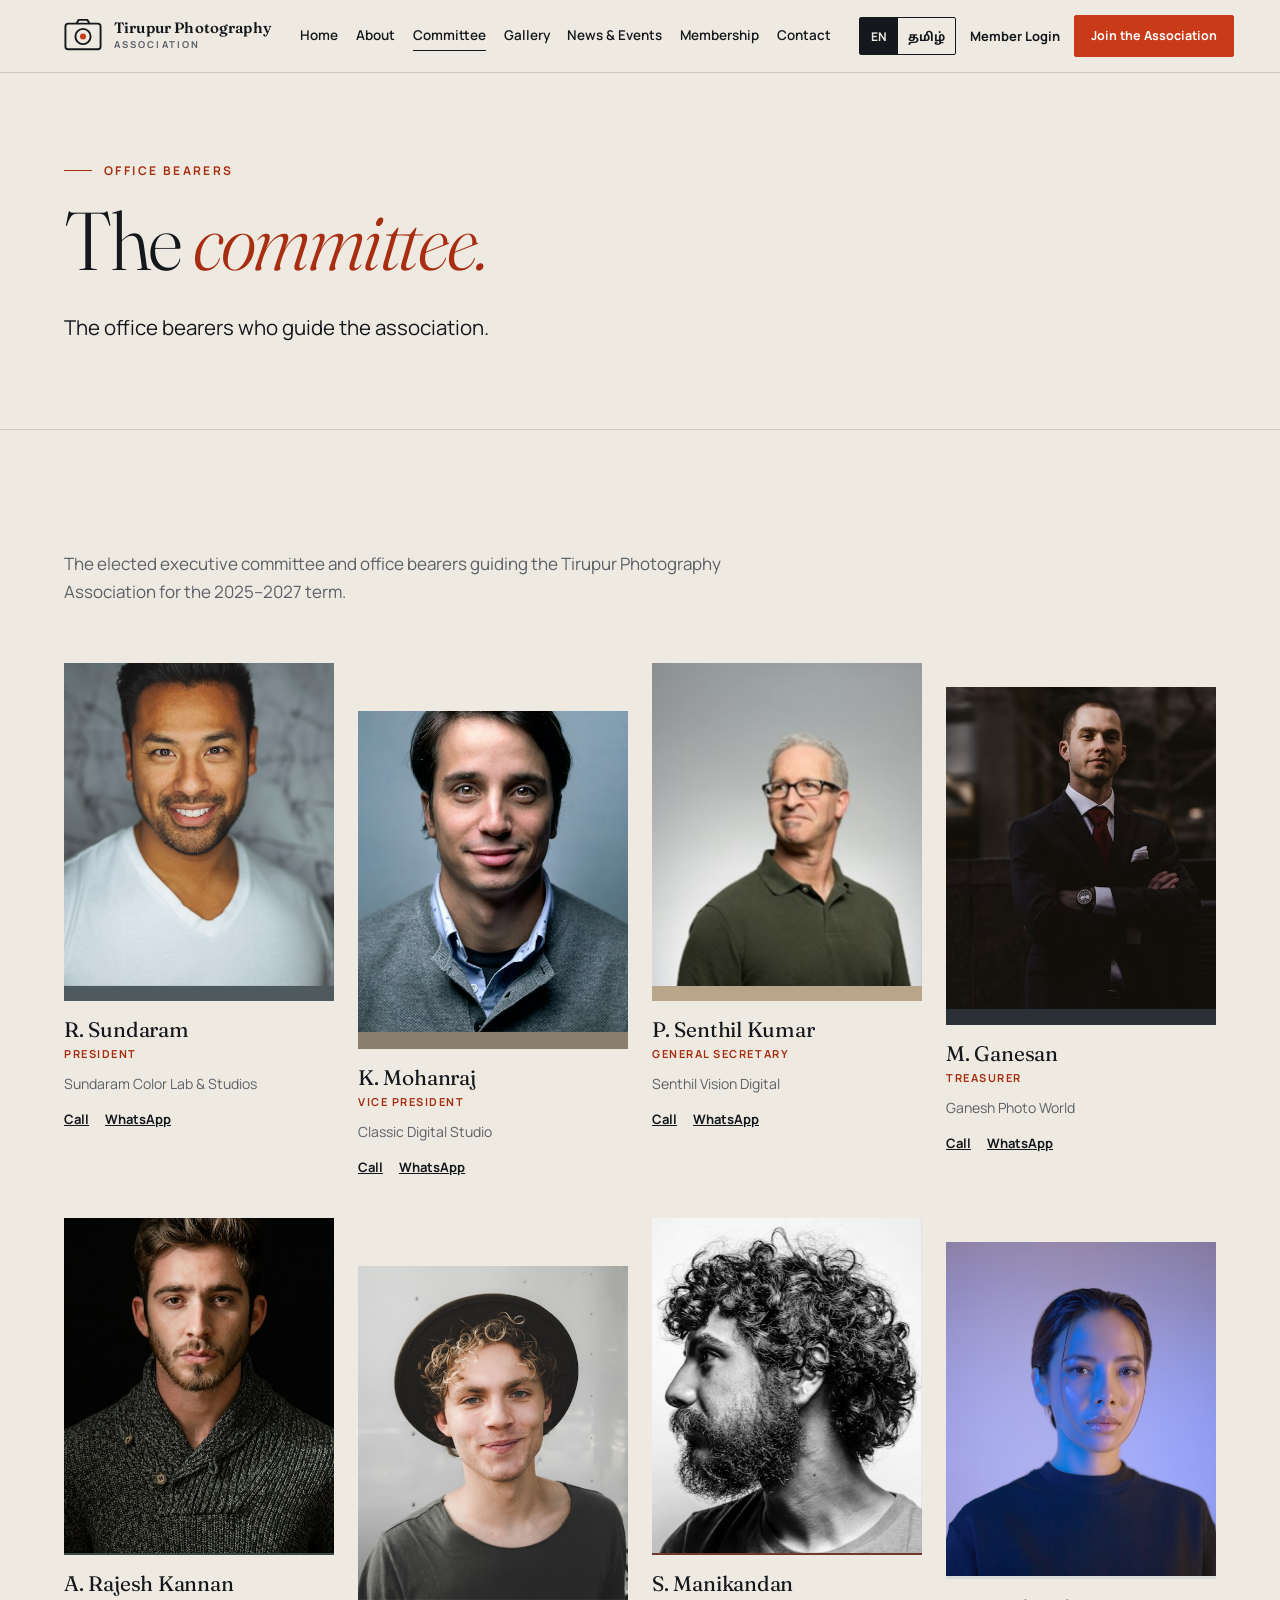
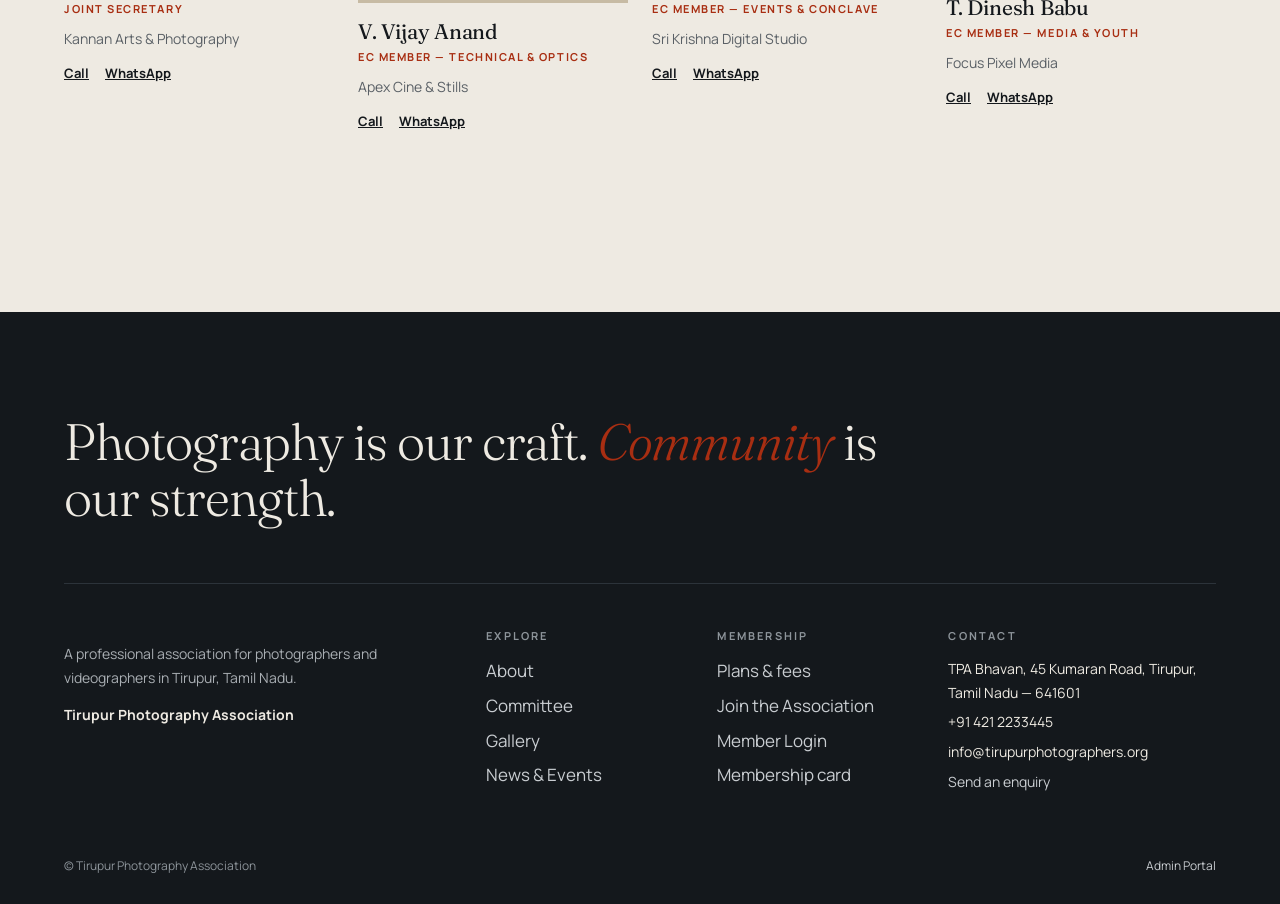
<file: committee.html>
<!doctype html>
<html lang="en">
<head>
<meta charset="utf-8">
<meta name="viewport" content="width=device-width,initial-scale=1">
<title>Committee — Tirupur Photography Association</title>
<meta name="description" content="Office bearers and committee members of the Tirupur Photography Association.">
<meta name="theme-color" content="#14181C">
<meta property="og:type" content="website">
<meta property="og:site_name" content="Tirupur Photography Association">
<meta property="og:title" content="Committee — Tirupur Photography Association">
<meta property="og:description" content="Office bearers and committee members of the Tirupur Photography Association.">
<meta property="og:locale" content="en_IN"><meta property="og:locale:alternate" content="ta_IN">
<link rel="icon" href="data:image/svg+xml,%3Csvg xmlns='http://www.w3.org/2000/svg' viewBox='0 0 40 40'%3E%3Crect width='40' height='40' fill='%2314181C'/%3E%3Ccircle cx='20' cy='20' r='9' fill='none' stroke='%23EEEAE2' stroke-width='3'/%3E%3Ccircle cx='20' cy='20' r='3.5' fill='%23C93A18'/%3E%3C/svg%3E">
<link rel="preconnect" href="https://fonts.googleapis.com"><link rel="preconnect" href="https://fonts.gstatic.com" crossorigin>
<link rel="stylesheet" href="https://fonts.googleapis.com/css2?family=Fraunces:ital,opsz,wght@0,9..144,300;0,9..144,400;1,9..144,300&family=Manrope:wght@400;500;600;700;800&family=Noto+Sans+Tamil:wght@400;500;600;700&family=Noto+Serif+Tamil:wght@400;500;600&display=swap">
<link rel="stylesheet" href="css/style.css">
</head>
<body data-page="committee" data-title-key="t_committee" data-title-en="Committee">
<div id="site-header"></div>
<header class="pghead"><div class="wrap"><p class="eyebrow" data-i18n="c_eyebrow">Office bearers</p><h1 data-i18n="cm_h1" style="font-size:clamp(40px,6.4vw,100px)">The <em>committee.</em></h1><p class="lead rv" data-i18n="cm_lead">The office bearers who guide the association.</p></div></header><main id="main"><section class="sec"><div class="wrap">
<p class="mid" style="margin-bottom:56px;max-width:44em" data-i18n="cm_note">The elected executive committee and office bearers guiding the Tirupur Photography Association for the 2025–2027 term.</p>
<div class="people" id="people"></div></div></section></main>
<div id="site-footer"></div>
<noscript><p style="padding:24px;text-align:center">This website needs JavaScript for navigation and language switching.</p></noscript>
<script src="js/config.js"></script><script src="js/data.js"></script><script src="js/app.js"></script><script src="js/ta.js"></script>
<script src="js/pages.js"></script>
</body></html>
</file>
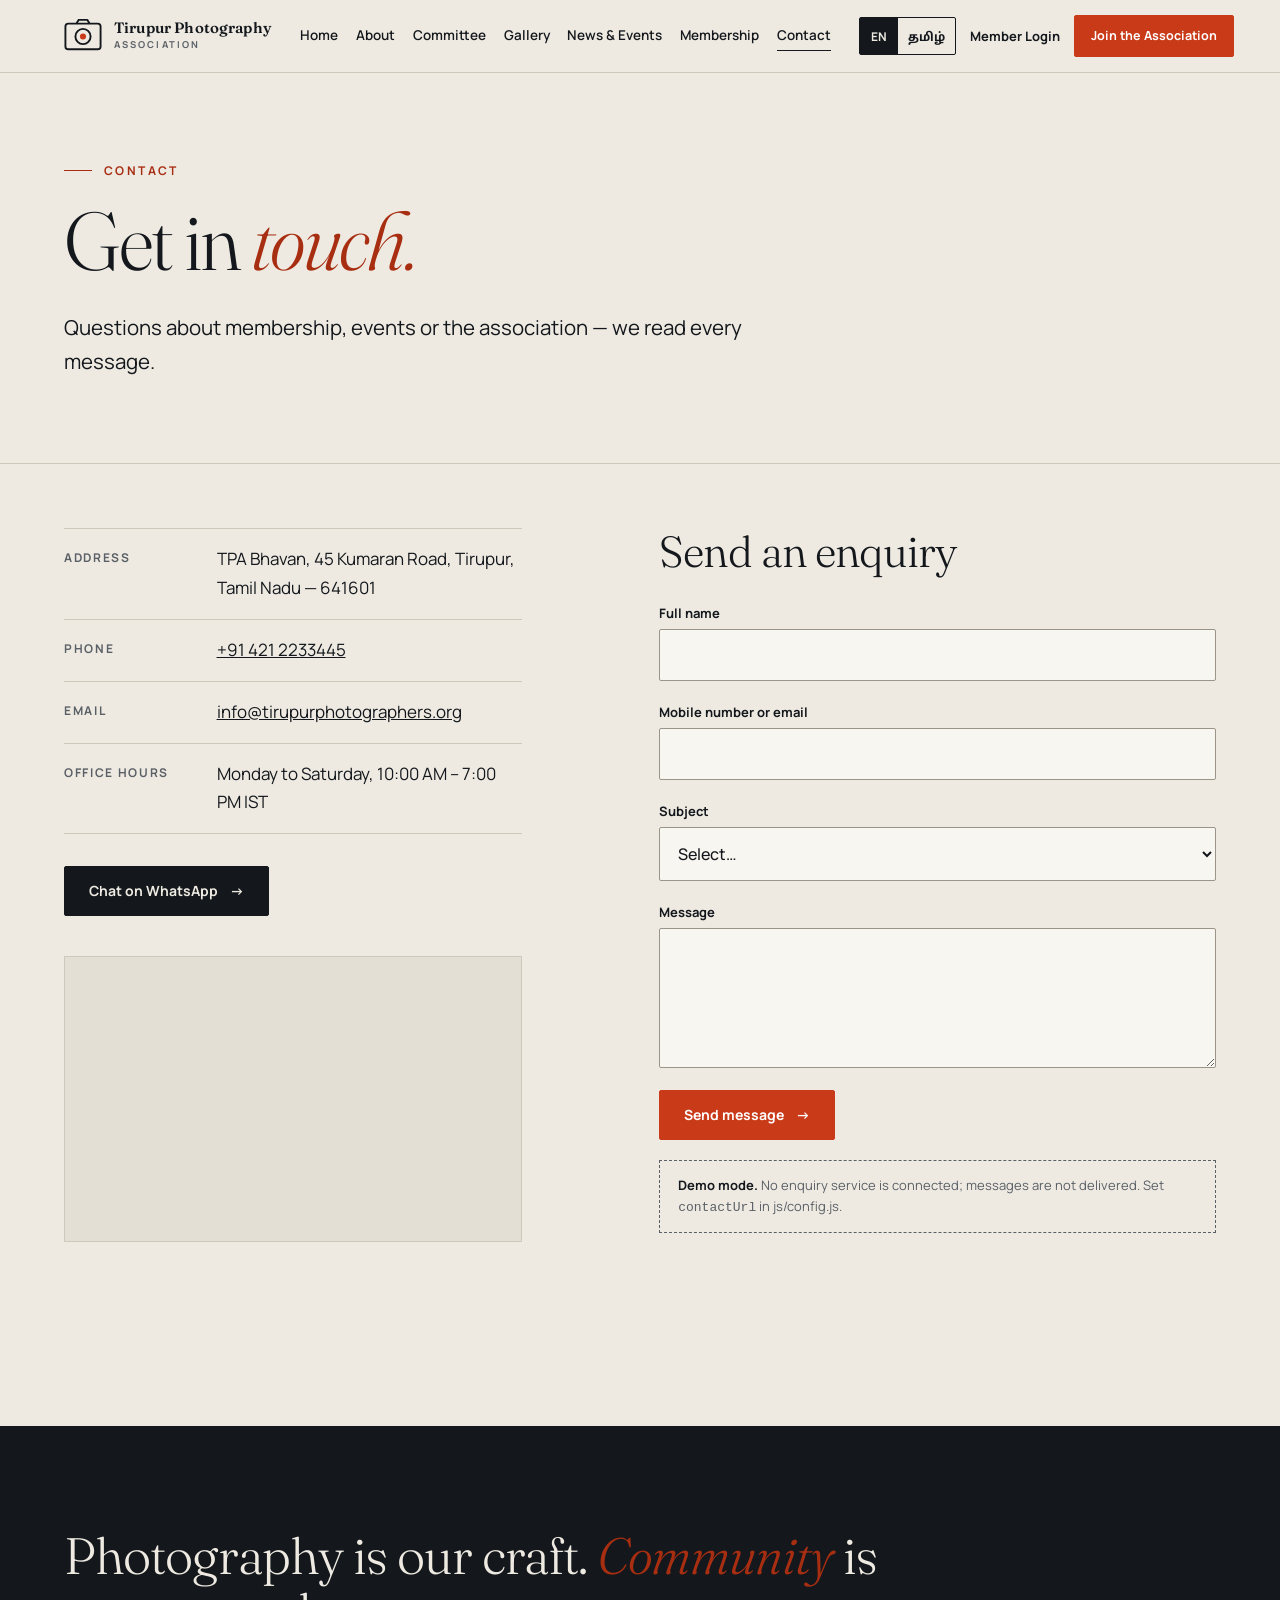
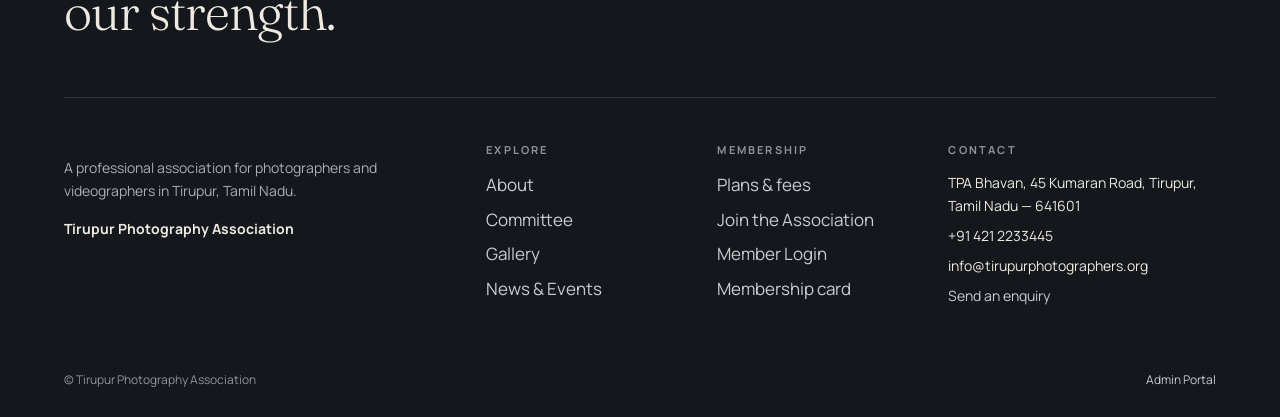
<file: contact.html>
<!doctype html>
<html lang="en">
<head>
<meta charset="utf-8">
<meta name="viewport" content="width=device-width,initial-scale=1">
<title>Contact — Tirupur Photography Association</title>
<meta name="description" content="Contact the Tirupur Photography Association: address, phone, email, enquiry form and WhatsApp.">
<meta name="theme-color" content="#14181C">
<meta property="og:type" content="website">
<meta property="og:site_name" content="Tirupur Photography Association">
<meta property="og:title" content="Contact — Tirupur Photography Association">
<meta property="og:description" content="Contact the Tirupur Photography Association: address, phone, email, enquiry form and WhatsApp.">
<meta property="og:locale" content="en_IN"><meta property="og:locale:alternate" content="ta_IN">
<link rel="icon" href="data:image/svg+xml,%3Csvg xmlns='http://www.w3.org/2000/svg' viewBox='0 0 40 40'%3E%3Crect width='40' height='40' fill='%2314181C'/%3E%3Ccircle cx='20' cy='20' r='9' fill='none' stroke='%23EEEAE2' stroke-width='3'/%3E%3Ccircle cx='20' cy='20' r='3.5' fill='%23C93A18'/%3E%3C/svg%3E">
<link rel="preconnect" href="https://fonts.googleapis.com"><link rel="preconnect" href="https://fonts.gstatic.com" crossorigin>
<link rel="stylesheet" href="https://fonts.googleapis.com/css2?family=Fraunces:ital,opsz,wght@0,9..144,300;0,9..144,400;1,9..144,300&family=Manrope:wght@400;500;600;700;800&family=Noto+Sans+Tamil:wght@400;500;600;700&family=Noto+Serif+Tamil:wght@400;500;600&display=swap">
<link rel="stylesheet" href="css/style.css">
</head>
<body data-page="contact" data-title-key="t_contact" data-title-en="Contact">
<div id="site-header"></div>
<header class="pghead"><div class="wrap"><p class="eyebrow" data-i18n="nav_contact_e">Contact</p><h1 data-i18n="ct_h1" style="font-size:clamp(40px,6.4vw,100px)">Get in <em>touch.</em></h1><p class="lead rv" data-i18n="ct_lead">Questions about membership, events or the association — we read every message.</p></div></header><main id="main"><section class="sec" style="padding-top:64px"><div class="wrap split">
<div class="s-a">
<div class="kv" style="margin-bottom:32px"><div data-i18n="ct_addr">Address</div><div id="ct-addr"></div><div data-i18n="ct_phone">Phone</div><div id="ct-phone"></div><div data-i18n="ct_email">Email</div><div id="ct-email"></div><div data-i18n="ct_hours">Office hours</div><div id="ct-hours"></div></div>
<p><a class="btn ink" id="wa" href="#" aria-disabled="true" target="_blank" rel="noopener"><span data-i18n="ct_wa">Chat on WhatsApp</span> <span class="ar" aria-hidden="true">→</span></a></p>
<p class="small mid" id="wa-n" style="margin-top:10px" data-i18n="ct_wa_n">WhatsApp contact appears once the association supplies an approved number.</p>
<div class="mapbox" id="map" style="margin-top:40px"><p class="mid small" data-i18n="ct_map">Map will appear once the association’s address is supplied.</p></div></div>
<div class="s-b"><h2 style="font-size:clamp(30px,3.4vw,46px);margin-bottom:28px" data-i18n="ct_form">Send an enquiry</h2>
<div class="alert" id="c-alert" role="alert" tabindex="-1"></div>
<form id="contact" novalidate>
<input type="text" name="website" tabindex="-1" autocomplete="off" aria-hidden="true" style="position:absolute;left:-9999px">
<div class="fld"><label for="c-name" data-i18n="f_name">Full name</label><input id="c-name" name="name" autocomplete="name"><span class="err" role="alert"></span></div>
<div class="fld"><label for="c-contact" data-i18n="c_contact">Mobile number or email</label><input id="c-contact" name="contact" autocomplete="email"><span class="err" role="alert"></span></div>
<div class="fld"><label for="c-sub" data-i18n="c_sub">Subject</label><select id="c-sub" name="subject"><option value="" data-i18n="f_choose">Select…</option><option value="membership" data-i18n="c_s1">Membership</option><option value="events" data-i18n="c_s2">Events &amp; workshops</option><option value="card" data-i18n="c_s3">Membership card</option><option value="other" data-i18n="c_s4">Something else</option></select><span class="err" role="alert"></span></div>
<div class="fld"><label for="c-msg" data-i18n="c_msg">Message</label><textarea id="c-msg" name="message"></textarea><span class="err" role="alert"></span></div>
<button class="btn solid" type="submit"><span data-i18n="c_send">Send message</span> <span class="ar" aria-hidden="true">→</span></button>
<p class="notice" id="c-demo" style="margin-top:20px" hidden data-i18n="c_demo"><b>Demo mode.</b> No enquiry service is connected; messages are not delivered. Set <code>contactUrl</code> in js/config.js.</p>
</form></div>
</div></section></main>
<div id="site-footer"></div>
<noscript><p style="padding:24px;text-align:center">This website needs JavaScript for navigation and language switching.</p></noscript>
<script src="js/config.js"></script><script src="js/data.js"></script><script src="js/app.js"></script><script src="js/ta.js"></script>
<script src="js/forms.js"></script>
</body></html>
</file>
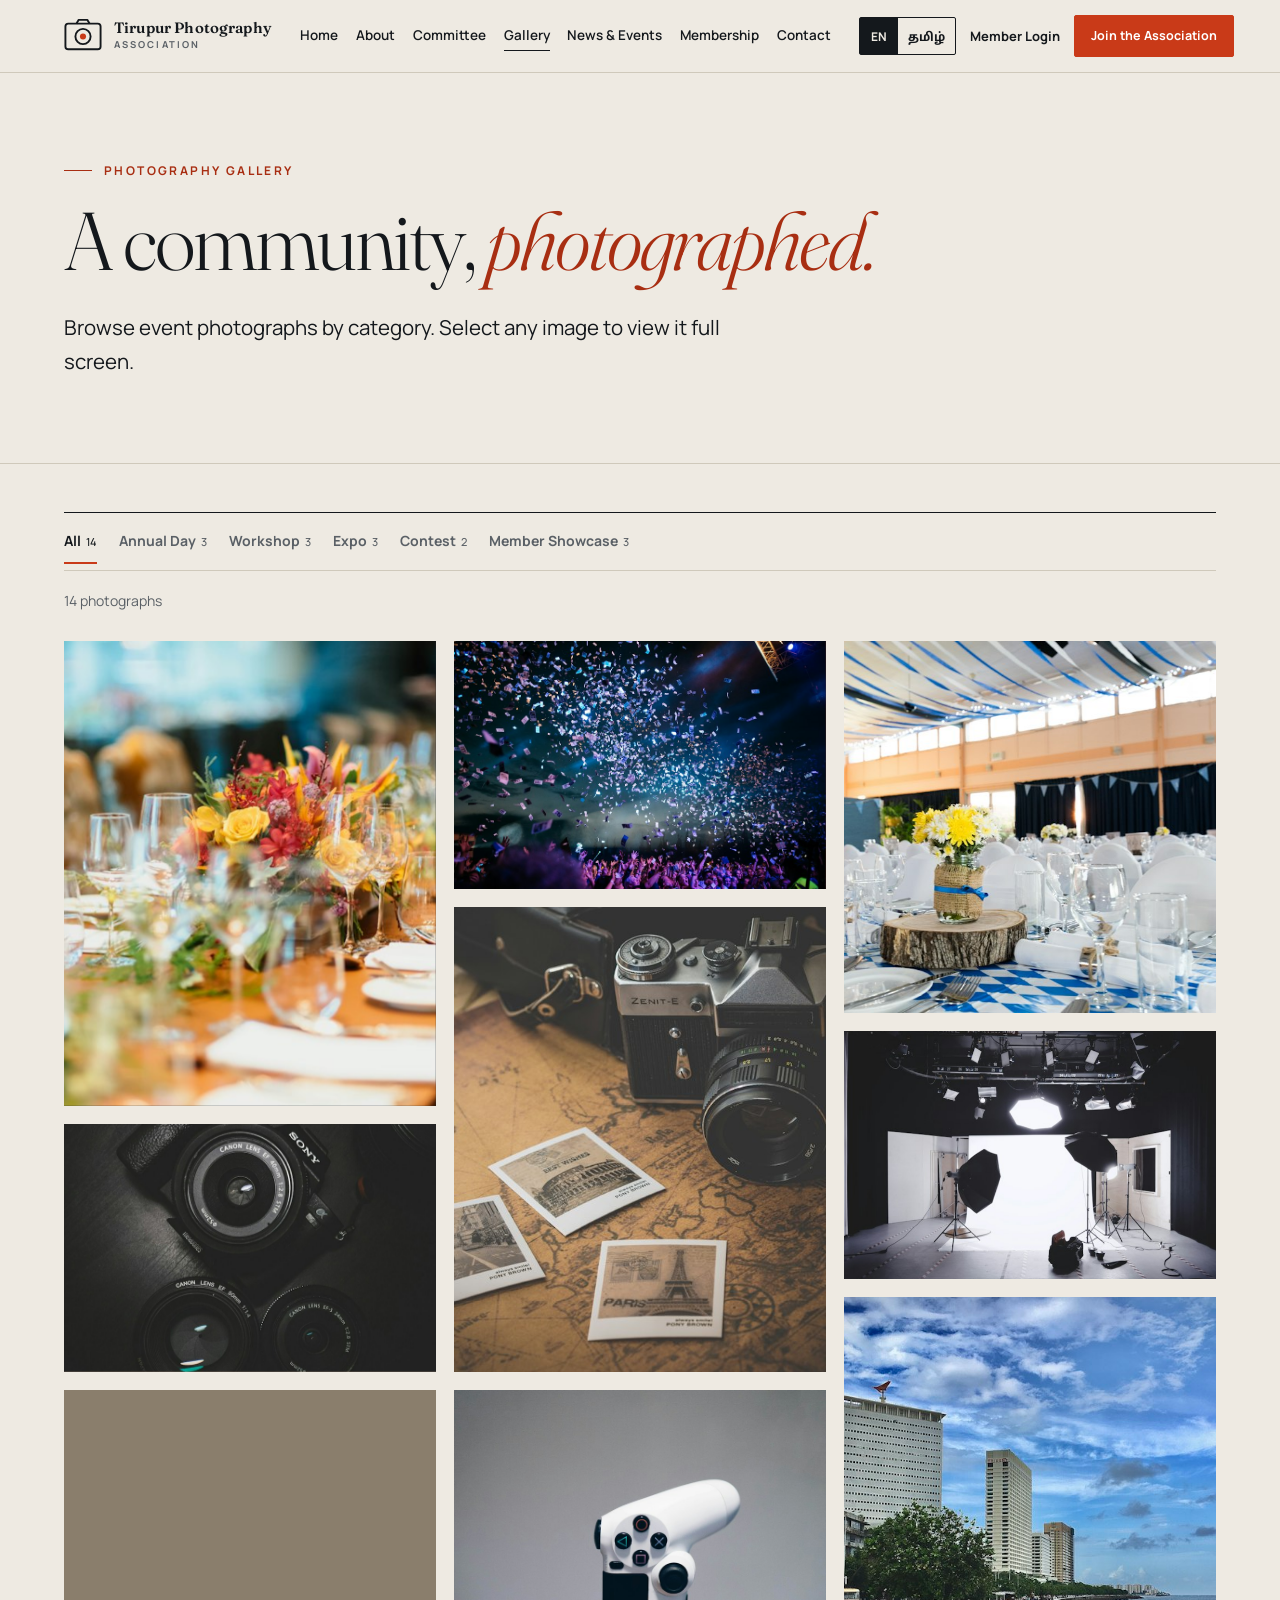
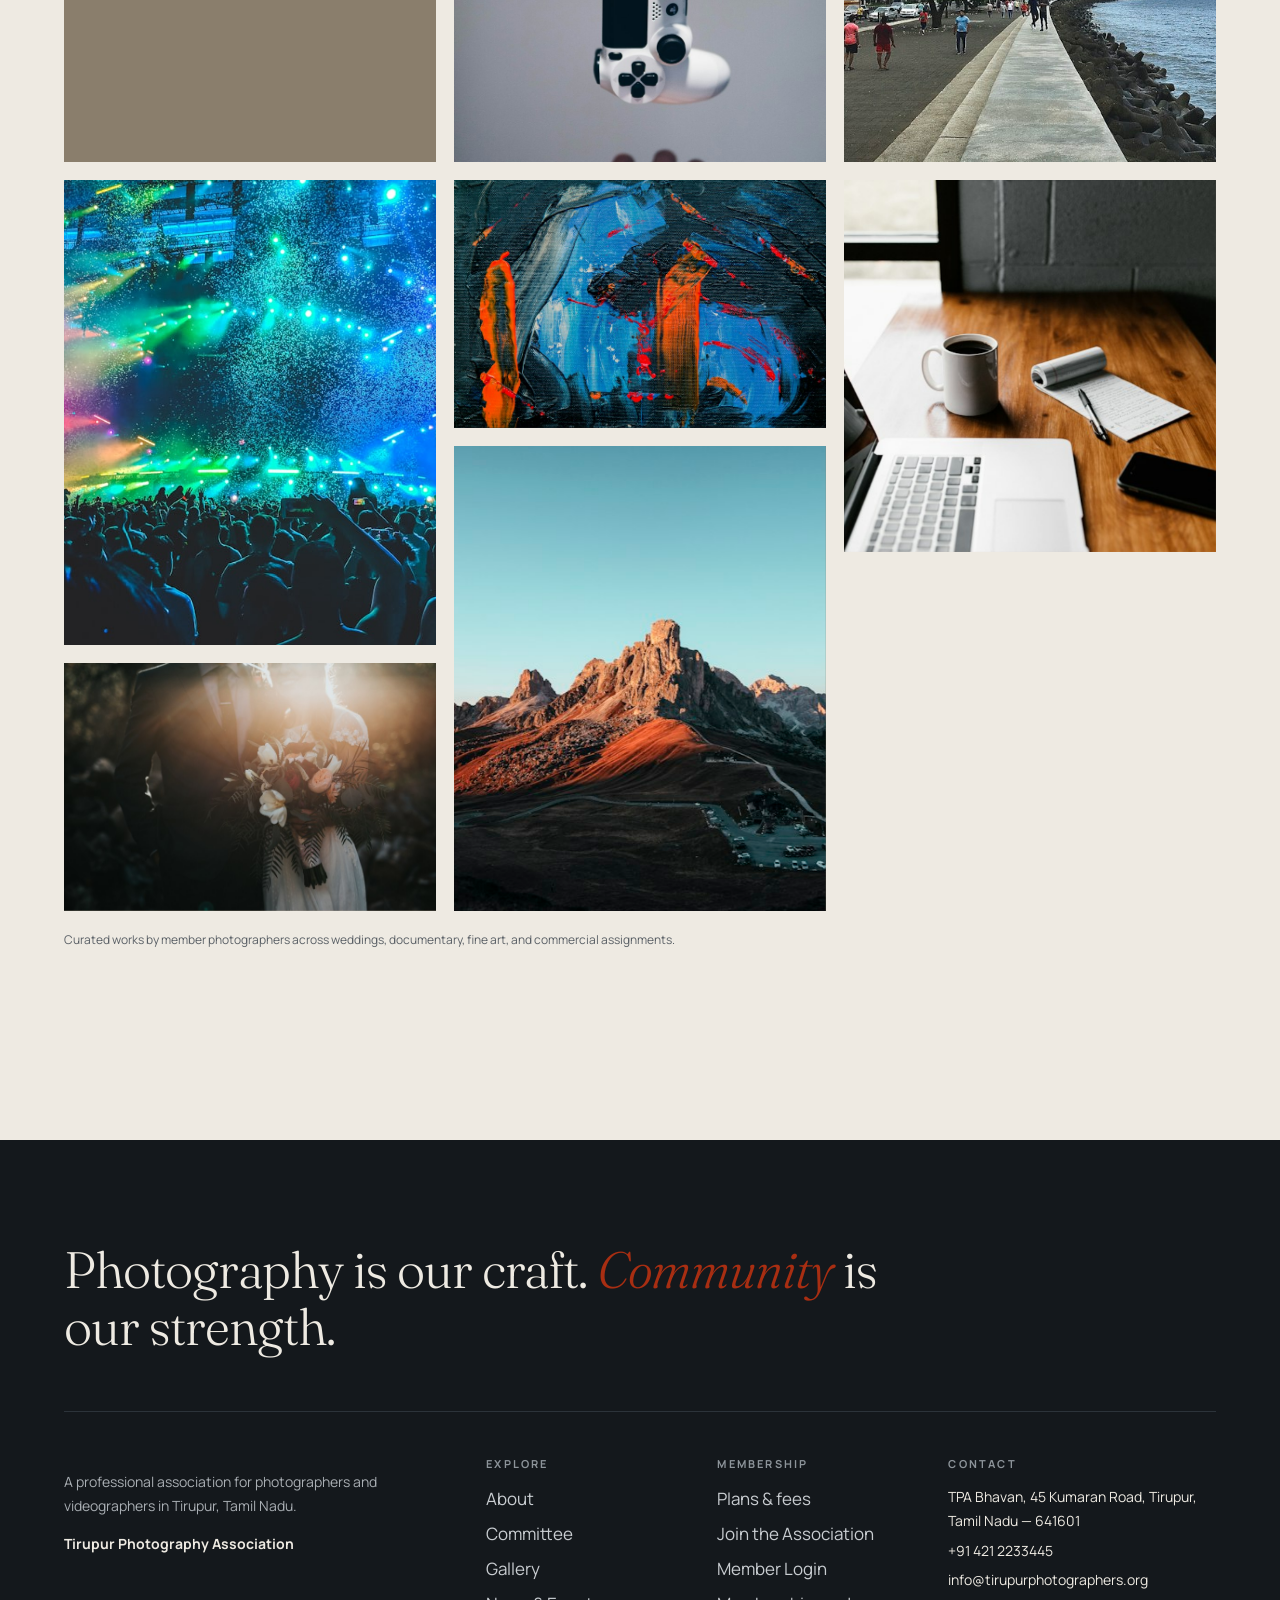
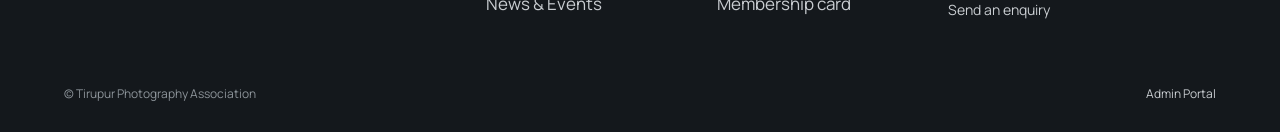
<file: gallery.html>
<!doctype html>
<html lang="en">
<head>
<meta charset="utf-8">
<meta name="viewport" content="width=device-width,initial-scale=1">
<title>Gallery — Tirupur Photography Association</title>
<meta name="description" content="Photographs from Tirupur Photography Association events: Annual Day, workshops, expos, contests and member showcases.">
<meta name="theme-color" content="#14181C">
<meta property="og:type" content="website">
<meta property="og:site_name" content="Tirupur Photography Association">
<meta property="og:title" content="Gallery — Tirupur Photography Association">
<meta property="og:description" content="Photographs from Tirupur Photography Association events: Annual Day, workshops, expos, contests and member showcases.">
<meta property="og:locale" content="en_IN"><meta property="og:locale:alternate" content="ta_IN">
<link rel="icon" href="data:image/svg+xml,%3Csvg xmlns='http://www.w3.org/2000/svg' viewBox='0 0 40 40'%3E%3Crect width='40' height='40' fill='%2314181C'/%3E%3Ccircle cx='20' cy='20' r='9' fill='none' stroke='%23EEEAE2' stroke-width='3'/%3E%3Ccircle cx='20' cy='20' r='3.5' fill='%23C93A18'/%3E%3C/svg%3E">
<link rel="preconnect" href="https://fonts.googleapis.com"><link rel="preconnect" href="https://fonts.gstatic.com" crossorigin>
<link rel="stylesheet" href="https://fonts.googleapis.com/css2?family=Fraunces:ital,opsz,wght@0,9..144,300;0,9..144,400;1,9..144,300&family=Manrope:wght@400;500;600;700;800&family=Noto+Sans+Tamil:wght@400;500;600;700&family=Noto+Serif+Tamil:wght@400;500;600&display=swap">
<link rel="stylesheet" href="css/style.css">
</head>
<body data-page="gallery" data-title-key="t_gallery" data-title-en="Gallery">
<div id="site-header"></div>
<header class="pghead"><div class="wrap"><p class="eyebrow" data-i18n="g_eyebrow2">Photography gallery</p><h1 data-i18n="gl_h1" style="font-size:clamp(40px,6.4vw,100px)">A community, <em>photographed.</em></h1><p class="lead rv" data-i18n="gl_lead">Browse event photographs by category. Select any image to view it full screen.</p></div></header><main id="main"><section class="sec" style="padding-top:48px"><div class="wrap">
<div class="filters" id="filters" role="group" aria-label="Gallery categories"></div>
<p class="small mid" id="count" aria-live="polite" style="margin:18px 0 28px"></p>
<div class="masonry" id="grid"></div>
<div class="empty" id="empty" hidden><h3 data-i18n="gl_empty">No photographs in this category yet.</h3><p class="mid" data-i18n="gl_empty2">Please choose another category.</p></div>
<p class="cap" style="margin-top:20px" data-i18n="g_note">Curated works by member photographers across weddings, documentary, fine art, and commercial assignments.</p>
</div></section></main>
<dialog class="lb" id="lb" aria-label="Image viewer"><div class="lb-in">
<div class="lb-stage"><button class="ic x" type="button" id="lb-x" aria-label="Close">✕</button><button class="ic pv" type="button" id="lb-pv" aria-label="Previous image">←</button><button class="ic nx" type="button" id="lb-nx" aria-label="Next image">→</button><div id="lb-img" style="width:100%;display:flex;justify-content:center"></div></div>
<aside class="lb-side"><p class="eyebrow" id="lb-cat"></p><h2 id="lb-title"></h2><p id="lb-cap" class="mid"></p><dl><dt data-i18n="gl_event">Event</dt><dd id="lb-ev"></dd><dt data-i18n="gl_credit">Photographer</dt><dd id="lb-cr"></dd><dt data-i18n="gl_pos">Image</dt><dd id="lb-pos"></dd></dl>
<p style="margin-top:28px"><button class="btn" type="button" id="lb-copy" data-i18n="gl_link">Copy link to this image</button></p></aside></div></dialog>
<div id="site-footer"></div>
<noscript><p style="padding:24px;text-align:center">This website needs JavaScript for navigation and language switching.</p></noscript>
<script src="js/config.js"></script><script src="js/data.js"></script><script src="js/app.js"></script><script src="js/ta.js"></script>
<script src="js/gallery.js"></script>
</body></html>
</file>
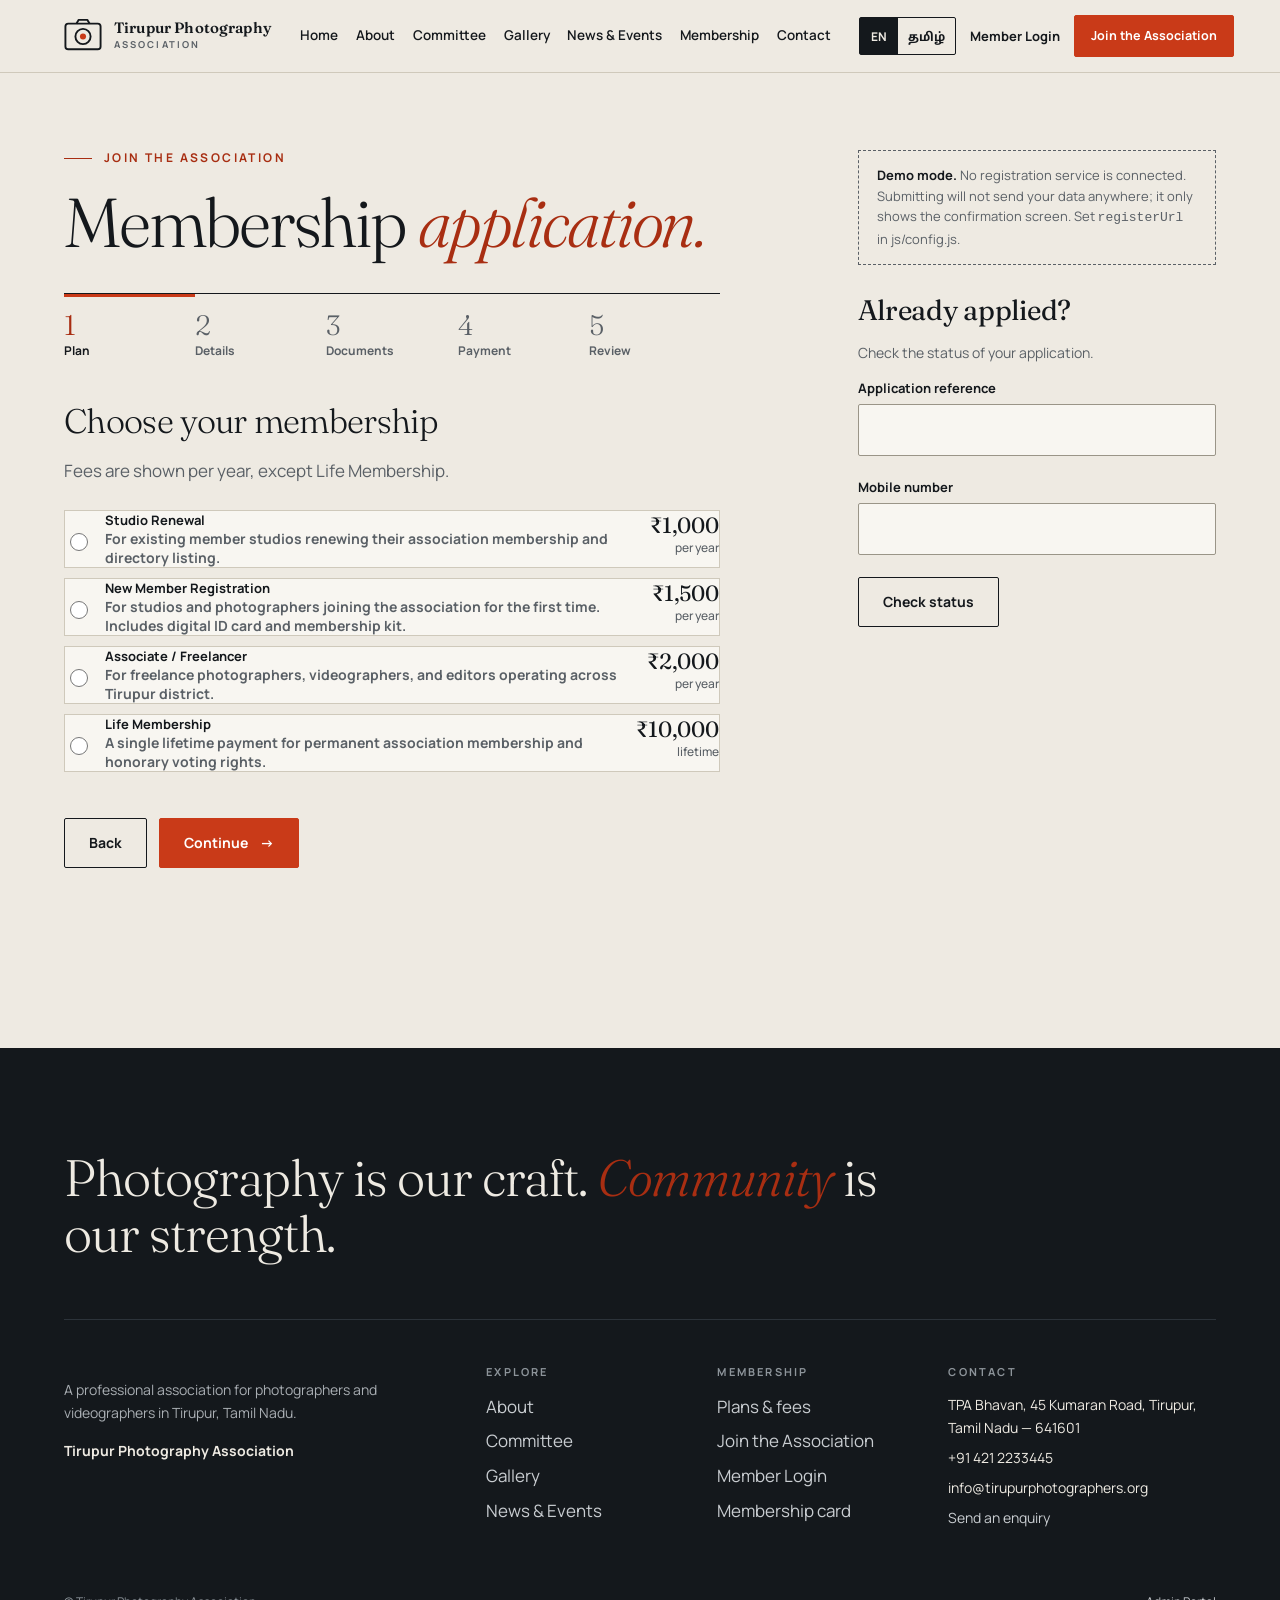
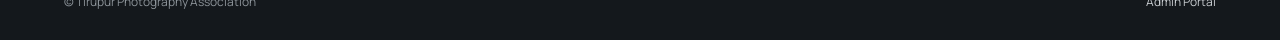
<file: join.html>
<!doctype html>
<html lang="en">
<head>
<meta charset="utf-8">
<meta name="viewport" content="width=device-width,initial-scale=1">
<title>Join the Association — Tirupur Photography Association</title>
<meta name="description" content="Apply for membership of the Tirupur Photography Association: choose a plan, upload documents and submit payment details.">
<meta name="theme-color" content="#14181C">
<meta name="robots" content="noindex">
<meta property="og:type" content="website">
<meta property="og:site_name" content="Tirupur Photography Association">
<meta property="og:title" content="Join the Association — Tirupur Photography Association">
<meta property="og:description" content="Apply for membership of the Tirupur Photography Association: choose a plan, upload documents and submit payment details.">
<meta property="og:locale" content="en_IN"><meta property="og:locale:alternate" content="ta_IN">
<link rel="icon" href="data:image/svg+xml,%3Csvg xmlns='http://www.w3.org/2000/svg' viewBox='0 0 40 40'%3E%3Crect width='40' height='40' fill='%2314181C'/%3E%3Ccircle cx='20' cy='20' r='9' fill='none' stroke='%23EEEAE2' stroke-width='3'/%3E%3Ccircle cx='20' cy='20' r='3.5' fill='%23C93A18'/%3E%3C/svg%3E">
<link rel="preconnect" href="https://fonts.googleapis.com"><link rel="preconnect" href="https://fonts.gstatic.com" crossorigin>
<link rel="stylesheet" href="https://fonts.googleapis.com/css2?family=Fraunces:ital,opsz,wght@0,9..144,300;0,9..144,400;1,9..144,300&family=Manrope:wght@400;500;600;700;800&family=Noto+Sans+Tamil:wght@400;500;600;700&family=Noto+Serif+Tamil:wght@400;500;600&display=swap">
<link rel="stylesheet" href="css/style.css">
</head>
<body data-page="join" data-title-key="t_join" data-title-en="Join the Association">
<div id="site-header"></div>
<main id="main"><section class="sec" style="padding-top:clamp(40px,6vw,90px)"><div class="wrap split">
<div class="s-a2">
<p class="eyebrow" data-i18n="j_eyebrow">Join the association</p><h1 style="font-size:clamp(38px,5.4vw,84px);margin-bottom:36px" data-i18n="j_h1">Membership <em>application.</em></h1>
<ol class="steps" id="steps" aria-label="Progress"></ol>
<div class="alert" id="j-alert" role="alert" tabindex="-1"></div>
<form id="join" novalidate autocomplete="on">
<input type="text" name="website" tabindex="-1" autocomplete="off" aria-hidden="true" style="position:absolute;left:-9999px">
<section data-step="1"><h2 tabindex="-1" style="font-size:34px;margin-bottom:8px" data-i18n="j1_h">Choose your membership</h2><p class="mid" style="margin-bottom:24px" data-i18n="j1_p">Fees are shown per year, except Life Membership.</p>
<fieldset class="fld" id="f-plan" style="margin-bottom:0"><legend class="sr" data-i18n="j1_h">Choose your membership</legend><div id="plan-opts"></div><span class="err" role="alert"></span></fieldset></section>
<section data-step="2" hidden><h2 tabindex="-1" style="font-size:34px;margin-bottom:24px" data-i18n="j2_h">Your details</h2>
<div class="fld"><label for="f-name" data-i18n="f_name">Full name</label><input id="f-name" name="name" autocomplete="name"><span class="err" role="alert"></span></div>
<div class="fld"><label for="f-studio" data-i18n="f_studio">Studio / business name</label><input id="f-studio" name="studio" autocomplete="organization"><span class="hint" data-i18n="f_studio_h">Leave blank if you work as a freelancer.</span><span class="err" role="alert"></span></div>
<div class="fld"><label for="f-work" data-i18n="f_work">Area of work</label><select id="f-work" name="work"><option value="" data-i18n="f_choose">Select…</option><option value="photo" data-i18n="w_photo">Photography</option><option value="video" data-i18n="w_video">Videography</option><option value="both" data-i18n="w_both">Both</option></select><span class="err" role="alert"></span></div>
<div class="fld"><label for="f-mob" data-i18n="f_mobile">Mobile number</label><input id="f-mob" name="mobile" type="tel" inputmode="numeric" autocomplete="tel" maxlength="14"><span class="hint" data-i18n="f_mob_h">10-digit Indian mobile number. This is your login ID.</span><span class="err" role="alert"></span></div>
<div class="fld"><label for="f-email" data-i18n="f_email">Email (optional)</label><input id="f-email" name="email" type="email" autocomplete="email"><span class="err" role="alert"></span></div>
<div class="fld"><label for="f-addr" data-i18n="f_addr">Address</label><textarea id="f-addr" name="address" autocomplete="street-address" style="min-height:96px"></textarea><span class="err" role="alert"></span></div>
<div class="fld"><label for="f-pin" data-i18n="f_pin">PIN code</label><input id="f-pin" name="pin" inputmode="numeric" maxlength="6" autocomplete="postal-code"><span class="err" role="alert"></span></div></section>
<section data-step="3" hidden><h2 tabindex="-1" style="font-size:34px;margin-bottom:8px" data-i18n="j3_h">Documents</h2><p class="mid" style="margin-bottom:8px" data-i18n="j3_p">PDF, JPG or PNG, up to 2 MB each.</p><p class="notice" style="margin-bottom:24px" data-i18n="j3_n"><b>Document list to be confirmed.</b> The association will confirm the exact documents required.</p>
<div class="fup fld" id="u-photo"><label for="f-photo" data-i18n="u_photo">Passport-size photograph</label><input id="f-photo" name="photo" type="file" accept="image/jpeg,image/png"><span class="nm"></span><span class="err" role="alert"></span></div>
<div class="fup fld" id="u-id"><label for="f-id" data-i18n="u_id">Identity proof</label><input id="f-id" name="idproof" type="file" accept="application/pdf,image/jpeg,image/png"><span class="nm"></span><span class="err" role="alert"></span></div>
<div class="fup fld" id="u-biz"><label for="f-biz" data-i18n="u_biz">Studio / business proof (optional)</label><input id="f-biz" name="bizproof" type="file" accept="application/pdf,image/jpeg,image/png"><span class="nm"></span><span class="err" role="alert"></span></div></section>
<section data-step="4" hidden><h2 tabindex="-1" style="font-size:34px;margin-bottom:8px" data-i18n="j4_h">Payment</h2>
<p class="mid" style="margin-bottom:20px" data-i18n="j4_p">Pay the fee using the details below, then enter your payment reference. The association verifies every payment before approving membership.</p>
<div class="sum" style="margin-bottom:28px"><div><b data-i18n="j4_amt">Amount to pay</b><span id="pay-amt" style="font:400 26px var(--f-display)"></span></div><div><b data-i18n="j4_upi">UPI ID</b><span class="pending" data-i18n="ph_tbs">[To be supplied]</span></div><div><b data-i18n="j4_bank">Bank account</b><span class="pending" data-i18n="ph_tbs">[To be supplied]</span></div></div>
<div class="fld"><label for="f-ref" data-i18n="f_ref">Payment reference / UTR number</label><input id="f-ref" name="payref" autocomplete="off" maxlength="30"><span class="hint" data-i18n="f_ref_h">Letters and numbers, 8–30 characters.</span><span class="err" role="alert"></span></div>
<div class="fld"><label for="f-pdate" data-i18n="f_pdate">Payment date</label><input id="f-pdate" name="paydate" type="date"><span class="err" role="alert"></span></div>
<div class="fup fld" id="u-pay"><label for="f-pay" data-i18n="u_pay">Payment screenshot / receipt (optional)</label><input id="f-pay" name="payproof" type="file" accept="application/pdf,image/jpeg,image/png"><span class="nm"></span><span class="err" role="alert"></span></div></section>
<section data-step="5" hidden><h2 tabindex="-1" style="font-size:34px;margin-bottom:24px" data-i18n="j5_h">Review &amp; submit</h2><div class="sum" id="review"></div>
<div class="fld" id="f-decl" style="margin-top:28px"><label style="display:flex;gap:12px;align-items:flex-start;font-weight:500"><input type="checkbox" name="decl" style="width:20px;height:20px;min-height:0;margin-top:5px;flex:none"><span data-i18n="j5_decl">I confirm the details and documents are correct and agree to the association’s rules.</span></label><span class="err" role="alert"></span></div></section>
<div style="display:flex;gap:12px;margin-top:36px;flex-wrap:wrap"><button class="btn" type="button" id="j-back" hidden data-i18n="j_back">Back</button><button class="btn solid" type="button" id="j-next"><span id="j-next-l" data-i18n="j_next">Continue</span> <span class="ar" aria-hidden="true">→</span></button></div>
</form>
<div id="done" hidden></div>
</div>
<aside class="s-b2" style="align-self:start;position:sticky;top:100px"><div class="notice" id="j-demo" hidden data-i18n="j_demo"><b>Demo mode.</b> No registration service is connected. Submitting will not send your data anywhere; it only shows the confirmation screen. Set <code>registerUrl</code> in js/config.js.</div>
<div style="margin-top:28px"><h3 style="margin-bottom:12px" data-i18n="st_h">Already applied?</h3><p class="mid small" data-i18n="st_p">Check the status of your application.</p>
<div class="alert" id="st-alert" role="status"></div>
<form id="status" novalidate><div class="fld"><label for="s-ref" data-i18n="st_ref">Application reference</label><input id="s-ref" name="reference" autocomplete="off"><span class="err" role="alert"></span></div><div class="fld"><label for="s-mob" data-i18n="f_mobile">Mobile number</label><input id="s-mob" name="mobile" type="tel" inputmode="numeric"><span class="err" role="alert"></span></div><button class="btn" type="submit" data-i18n="st_btn">Check status</button></form></div></aside>
</div></section></main>
<div id="site-footer"></div>
<noscript><p style="padding:24px;text-align:center">This website needs JavaScript for navigation and language switching.</p></noscript>
<script src="js/config.js"></script><script src="js/data.js"></script><script src="js/app.js"></script><script src="js/ta.js"></script>
<script src="js/forms.js"></script>
</body></html>
</file>
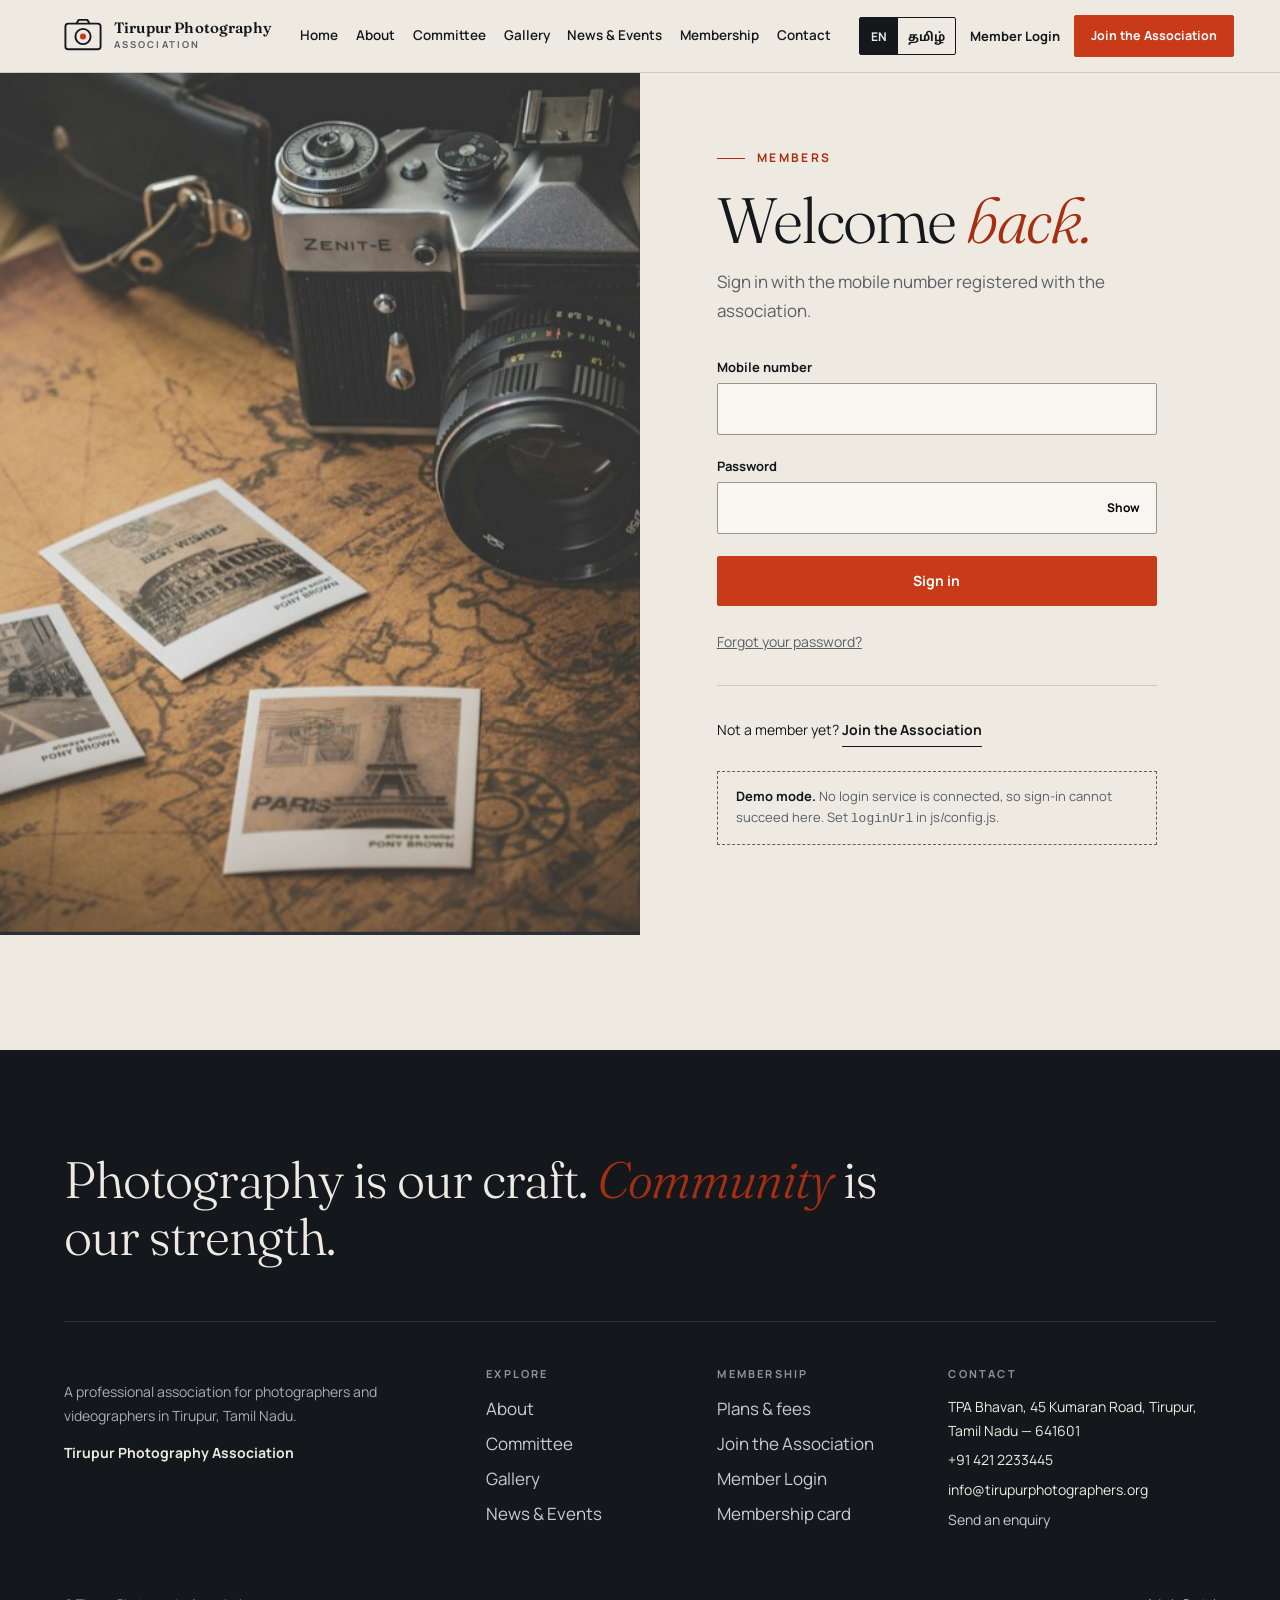
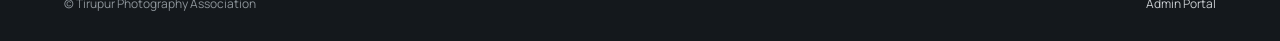
<file: login.html>
<!doctype html>
<html lang="en">
<head>
<meta charset="utf-8">
<meta name="viewport" content="width=device-width,initial-scale=1">
<title>Member Login — Tirupur Photography Association</title>
<meta name="description" content="Member login for the Tirupur Photography Association.">
<meta name="theme-color" content="#14181C">
<meta name="robots" content="noindex">
<meta property="og:type" content="website">
<meta property="og:site_name" content="Tirupur Photography Association">
<meta property="og:title" content="Member Login — Tirupur Photography Association">
<meta property="og:description" content="Member login for the Tirupur Photography Association.">
<meta property="og:locale" content="en_IN"><meta property="og:locale:alternate" content="ta_IN">
<link rel="icon" href="data:image/svg+xml,%3Csvg xmlns='http://www.w3.org/2000/svg' viewBox='0 0 40 40'%3E%3Crect width='40' height='40' fill='%2314181C'/%3E%3Ccircle cx='20' cy='20' r='9' fill='none' stroke='%23EEEAE2' stroke-width='3'/%3E%3Ccircle cx='20' cy='20' r='3.5' fill='%23C93A18'/%3E%3C/svg%3E">
<link rel="preconnect" href="https://fonts.googleapis.com"><link rel="preconnect" href="https://fonts.gstatic.com" crossorigin>
<link rel="stylesheet" href="https://fonts.googleapis.com/css2?family=Fraunces:ital,opsz,wght@0,9..144,300;0,9..144,400;1,9..144,300&family=Manrope:wght@400;500;600;700;800&family=Noto+Sans+Tamil:wght@400;500;600;700&family=Noto+Serif+Tamil:wght@400;500;600&display=swap">
<link rel="stylesheet" href="css/style.css">
</head>
<body data-page="login" data-title-key="t_login" data-title-en="Member Login">
<div id="site-header"></div>
<main id="main"><div class="login-grid">
<div class="login-img"><figure class="ph rvi has-img" data-t="1" role="img" aria-label="Darkroom and film photography equipment"><div class="in" data-par="0.05"><img src="images/login/login-bg.jpg" alt="Darkroom and vintage camera equipment" loading="eager" decoding="async"></div></figure></div>
<div class="login-form"><div>
<p class="eyebrow" data-i18n="l_eyebrow">Members</p><h1 style="font-size:clamp(38px,5vw,64px)" data-i18n="l_h1">Welcome <em>back.</em></h1>
<p class="mid" style="margin:16px 0 32px" data-i18n="l_lead">Sign in with the mobile number registered with the association.</p>
<div class="alert" id="l-alert" role="alert"></div>
<form id="login" novalidate>
<div class="fld"><label for="l-mob" data-i18n="f_mobile">Mobile number</label><input id="l-mob" name="mobile" type="tel" inputmode="numeric" autocomplete="username" maxlength="14" aria-describedby="l-mob-e"><span class="err" id="l-mob-e" role="alert"></span></div>
<div class="fld"><label for="l-pw" data-i18n="f_password">Password</label><div class="pw"><input id="l-pw" name="password" type="password" autocomplete="current-password" aria-describedby="l-pw-e"><button type="button" id="l-show" aria-controls="l-pw" data-i18n="f_show">Show</button></div><span class="err" id="l-pw-e" role="alert"></span></div>
<button class="btn solid" type="submit" id="l-btn" style="width:100%;justify-content:center"><span data-i18n="login_btn">Sign in</span></button>
</form>
<p class="small mid" style="margin-top:24px"><a href="contact.html" id="l-forgot" data-i18n="l_forgot">Forgot your password?</a></p>
<hr class="rule" style="margin:32px 0"><p class="small"><span data-i18n="l_new">Not a member yet?</span> <a class="tlink" href="join.html" data-i18n="join">Join the Association</a></p>
<p class="notice" id="l-demo" style="margin-top:24px" hidden data-i18n="l_demo"><b>Demo mode.</b> No login service is connected, so sign-in cannot succeed here. Set <code>loginUrl</code> in js/config.js.</p>
</div></div></div></main>
<div id="site-footer"></div>
<noscript><p style="padding:24px;text-align:center">This website needs JavaScript for navigation and language switching.</p></noscript>
<script src="js/config.js"></script><script src="js/data.js"></script><script src="js/app.js"></script><script src="js/ta.js"></script>
<script src="js/forms.js"></script>
</body></html>
</file>
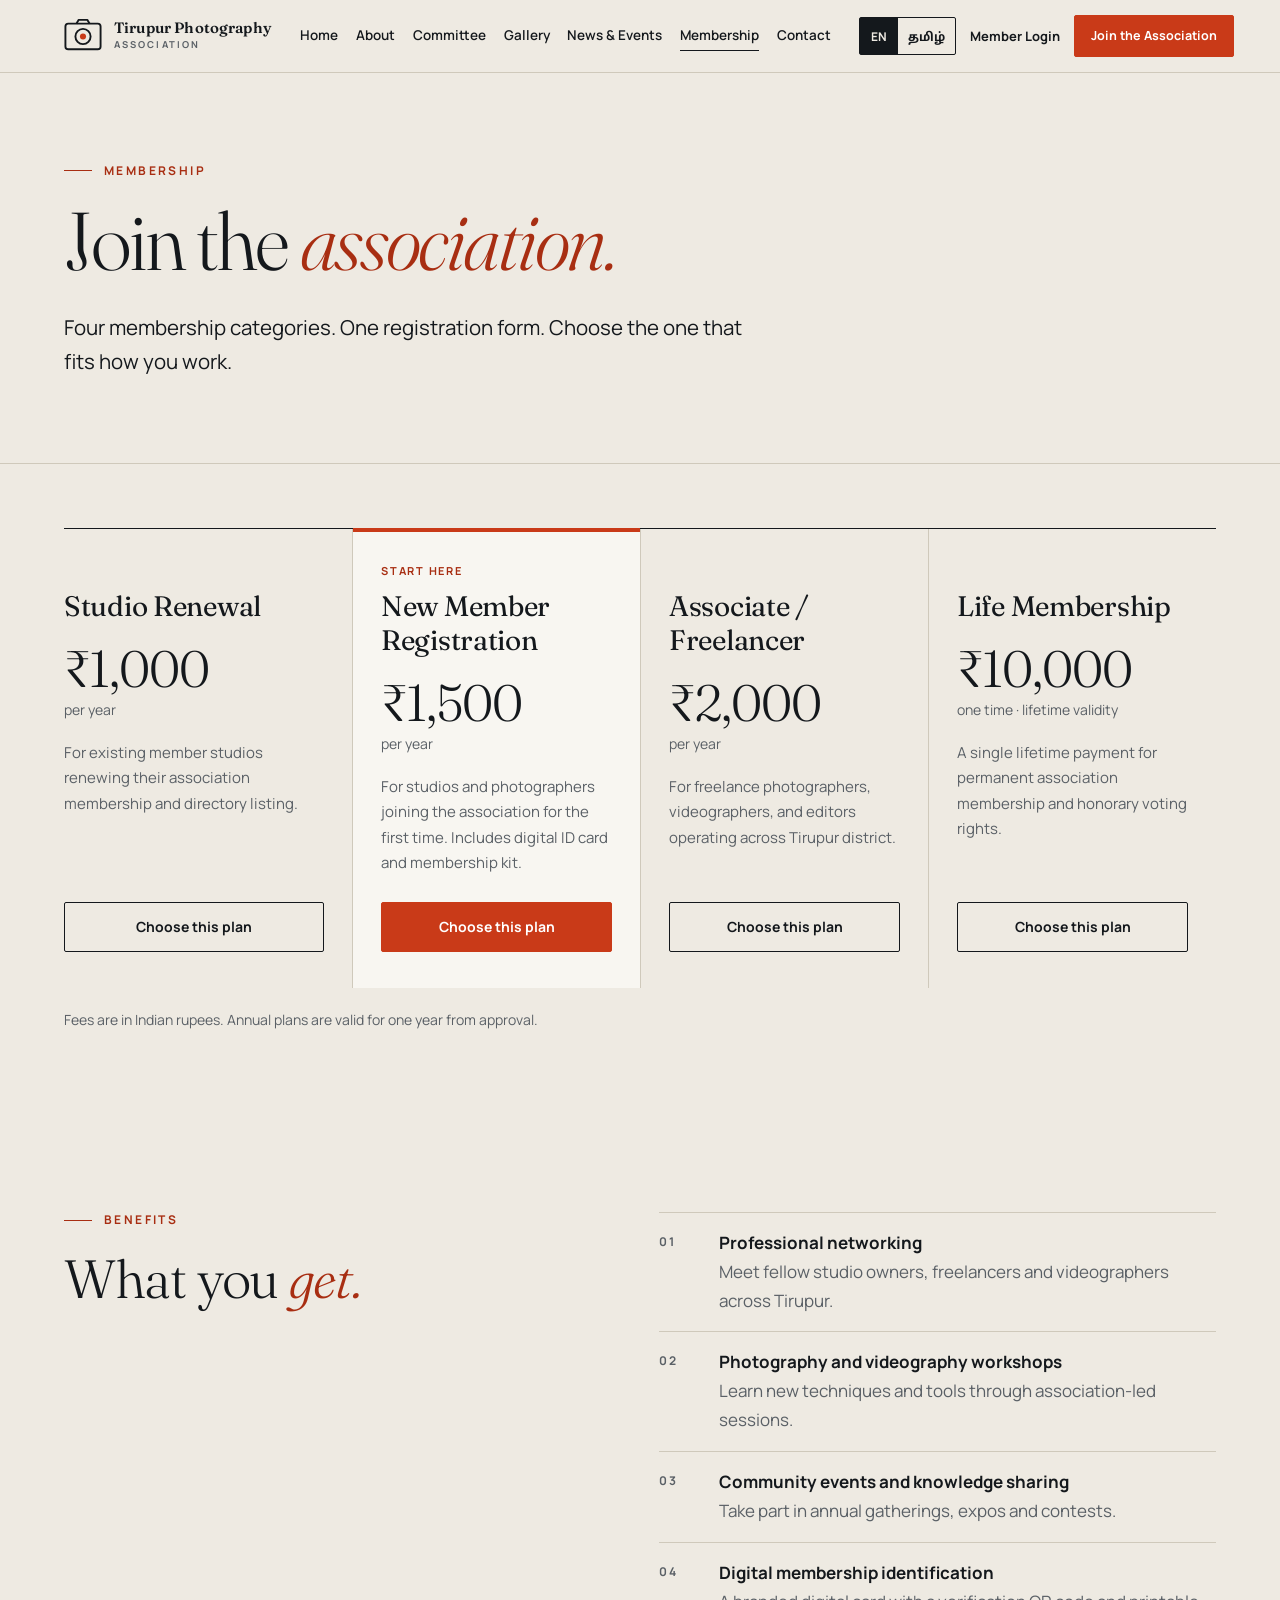
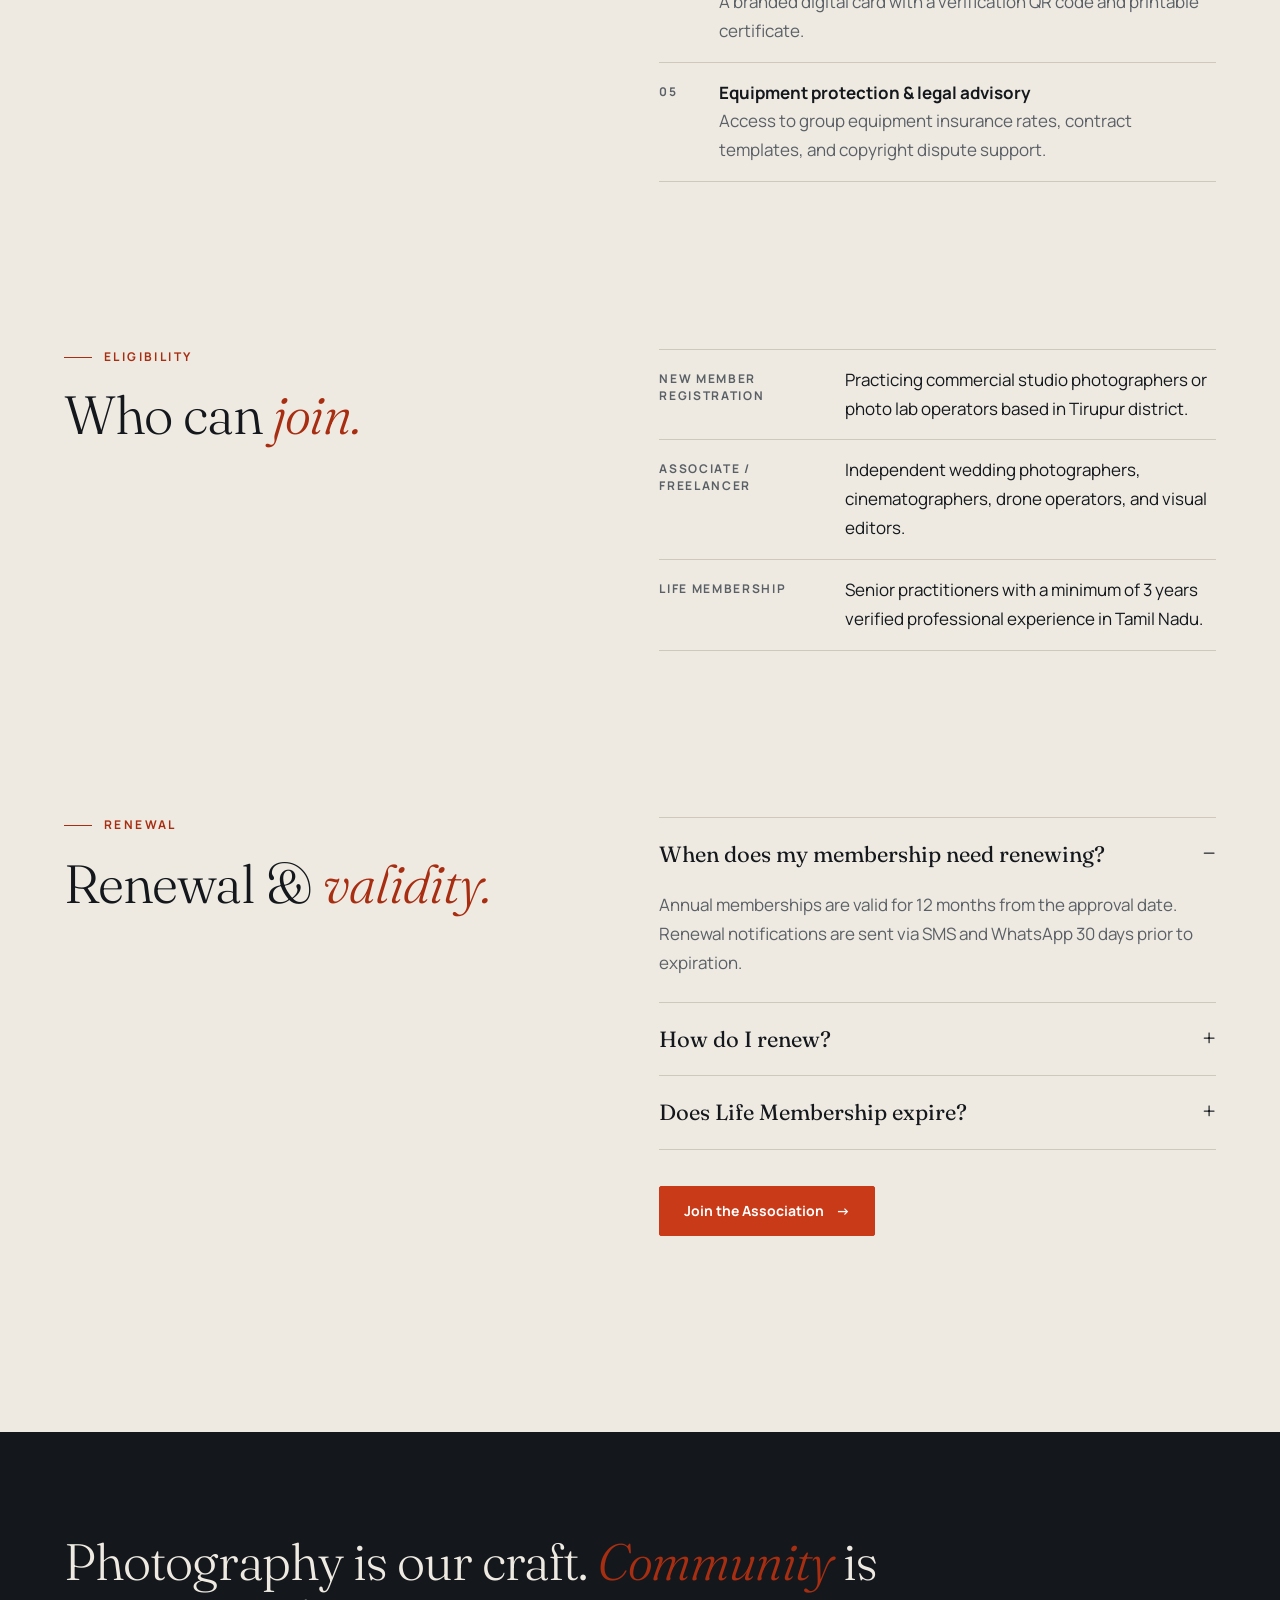
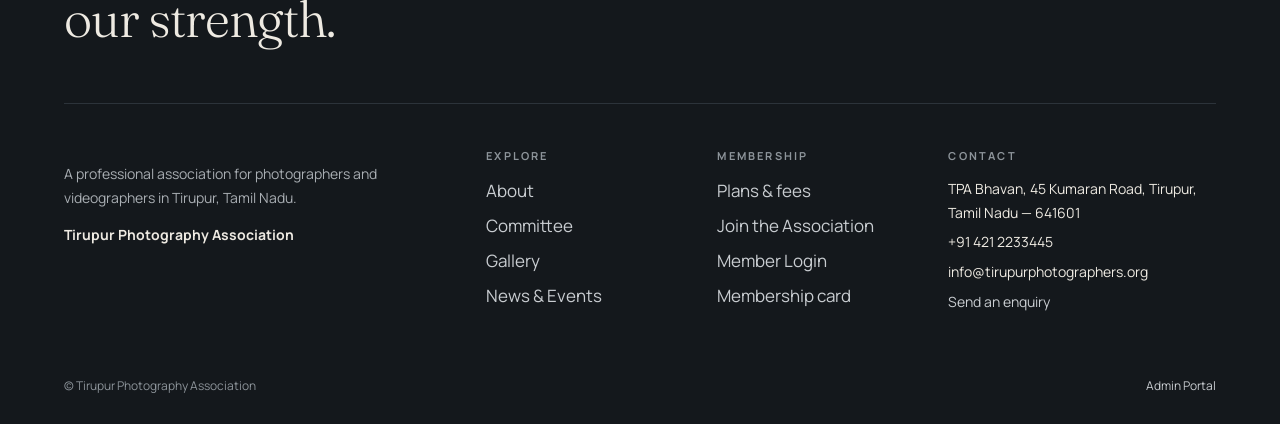
<file: membership.html>
<!doctype html>
<html lang="en">
<head>
<meta charset="utf-8">
<meta name="viewport" content="width=device-width,initial-scale=1">
<title>Membership — Tirupur Photography Association</title>
<meta name="description" content="Membership categories, fees, benefits, eligibility and renewal for the Tirupur Photography Association.">
<meta name="theme-color" content="#14181C">
<meta property="og:type" content="website">
<meta property="og:site_name" content="Tirupur Photography Association">
<meta property="og:title" content="Membership — Tirupur Photography Association">
<meta property="og:description" content="Membership categories, fees, benefits, eligibility and renewal for the Tirupur Photography Association.">
<meta property="og:locale" content="en_IN"><meta property="og:locale:alternate" content="ta_IN">
<link rel="icon" href="data:image/svg+xml,%3Csvg xmlns='http://www.w3.org/2000/svg' viewBox='0 0 40 40'%3E%3Crect width='40' height='40' fill='%2314181C'/%3E%3Ccircle cx='20' cy='20' r='9' fill='none' stroke='%23EEEAE2' stroke-width='3'/%3E%3Ccircle cx='20' cy='20' r='3.5' fill='%23C93A18'/%3E%3C/svg%3E">
<link rel="preconnect" href="https://fonts.googleapis.com"><link rel="preconnect" href="https://fonts.gstatic.com" crossorigin>
<link rel="stylesheet" href="https://fonts.googleapis.com/css2?family=Fraunces:ital,opsz,wght@0,9..144,300;0,9..144,400;1,9..144,300&family=Manrope:wght@400;500;600;700;800&family=Noto+Sans+Tamil:wght@400;500;600;700&family=Noto+Serif+Tamil:wght@400;500;600&display=swap">
<link rel="stylesheet" href="css/style.css">
</head>
<body data-page="membership" data-title-key="t_membership" data-title-en="Membership">
<div id="site-header"></div>
<header class="pghead"><div class="wrap"><p class="eyebrow" data-i18n="m_eyebrow">Membership</p><h1 data-i18n="mb_h1" style="font-size:clamp(40px,6.4vw,100px)">Join the <em>association.</em></h1><p class="lead rv" data-i18n="mb_lead">Four membership categories. One registration form. Choose the one that fits how you work.</p></div></header><main id="main">
<section class="sec" style="padding-top:64px"><div class="wrap"><div class="plans" id="plans"></div>
<p class="small mid" style="margin-top:20px" data-i18n="mb_fee_n">Fees are in Indian rupees. Annual plans are valid for one year from approval.</p></div></section>
<section class="sec"><div class="wrap split">
<div class="s-a rv"><p class="eyebrow" data-i18n="mb_ben_e">Benefits</p><h2 data-i18n="mb_ben_h">What you <em>get.</em></h2></div>
<div class="s-b rv"><div class="kv" style="grid-template-columns:60px 1fr">
<div>01</div><div><b data-i18n="b1">Professional networking</b><br><span class="mid" data-i18n="b1d">Meet fellow studio owners, freelancers and videographers across Tirupur.</span></div>
<div>02</div><div><b data-i18n="b2">Photography and videography workshops</b><br><span class="mid" data-i18n="b2d">Learn new techniques and tools through association-led sessions.</span></div>
<div>03</div><div><b data-i18n="b3">Community events and knowledge sharing</b><br><span class="mid" data-i18n="b3d">Take part in annual gatherings, expos and contests.</span></div>
<div>04</div><div><b data-i18n="b4">Digital membership identification</b><br><span class="mid" data-i18n="b4d">A branded digital card with a verification QR code and printable certificate.</span></div>
<div>05</div><div><b data-i18n="b5">Equipment protection &amp; legal advisory</b><br><span class="mid" data-i18n="b5d">Access to group equipment insurance rates, contract templates, and copyright dispute support.</span></div></div></div>
</div></section>
<section class="sec"><div class="wrap split">
<div class="s-a rv"><p class="eyebrow" data-i18n="mb_el_e">Eligibility</p><h2 data-i18n="mb_el_h">Who can <em>join.</em></h2></div>
<div class="s-b rv"><div class="kv">
<div data-i18n="p_new">New Member Registration</div><div data-i18n="mb_el_new">Practicing commercial studio photographers or photo lab operators based in Tirupur district.</div>
<div data-i18n="p_assoc">Associate / Freelancer</div><div data-i18n="mb_el_assoc">Independent wedding photographers, cinematographers, drone operators, and visual editors.</div>
<div data-i18n="p_life">Life Membership</div><div data-i18n="mb_el_life">Senior practitioners with a minimum of 3 years verified professional experience in Tamil Nadu.</div></div></div>
</div></section>
<section class="sec"><div class="wrap split">
<div class="s-a rv"><p class="eyebrow" data-i18n="mb_rn_e">Renewal</p><h2 data-i18n="mb_rn_h">Renewal &amp; <em>validity.</em></h2></div>
<div class="s-b rv">
<details class="faq" open><summary data-i18n="mb_q1">When does my membership need renewing?</summary><div class="a" data-i18n="mb_a1">Annual memberships are valid for 12 months from the approval date. Renewal notifications are sent via SMS and WhatsApp 30 days prior to expiration.</div></details>
<details class="faq"><summary data-i18n="mb_q2">How do I renew?</summary><div class="a" data-i18n="mb_a2">Existing members can select the "Studio Renewal" plan on the registration page and input their existing member ID and payment reference.</div></details>
<details class="faq"><summary data-i18n="mb_q3">Does Life Membership expire?</summary><div class="a" data-i18n="mb_a3">Life Membership requires a single one-time contribution and never expires, maintaining active directory listing and voting rights permanently.</div></details>
<p style="margin-top:36px"><a class="btn solid" href="join.html"><span data-i18n="join">Join the Association</span> <span class="ar" aria-hidden="true">→</span></a></p></div>
</div></section></main>
<div id="site-footer"></div>
<noscript><p style="padding:24px;text-align:center">This website needs JavaScript for navigation and language switching.</p></noscript>
<script src="js/config.js"></script><script src="js/data.js"></script><script src="js/app.js"></script><script src="js/ta.js"></script>
<script src="js/pages.js"></script>
</body></html>
</file>
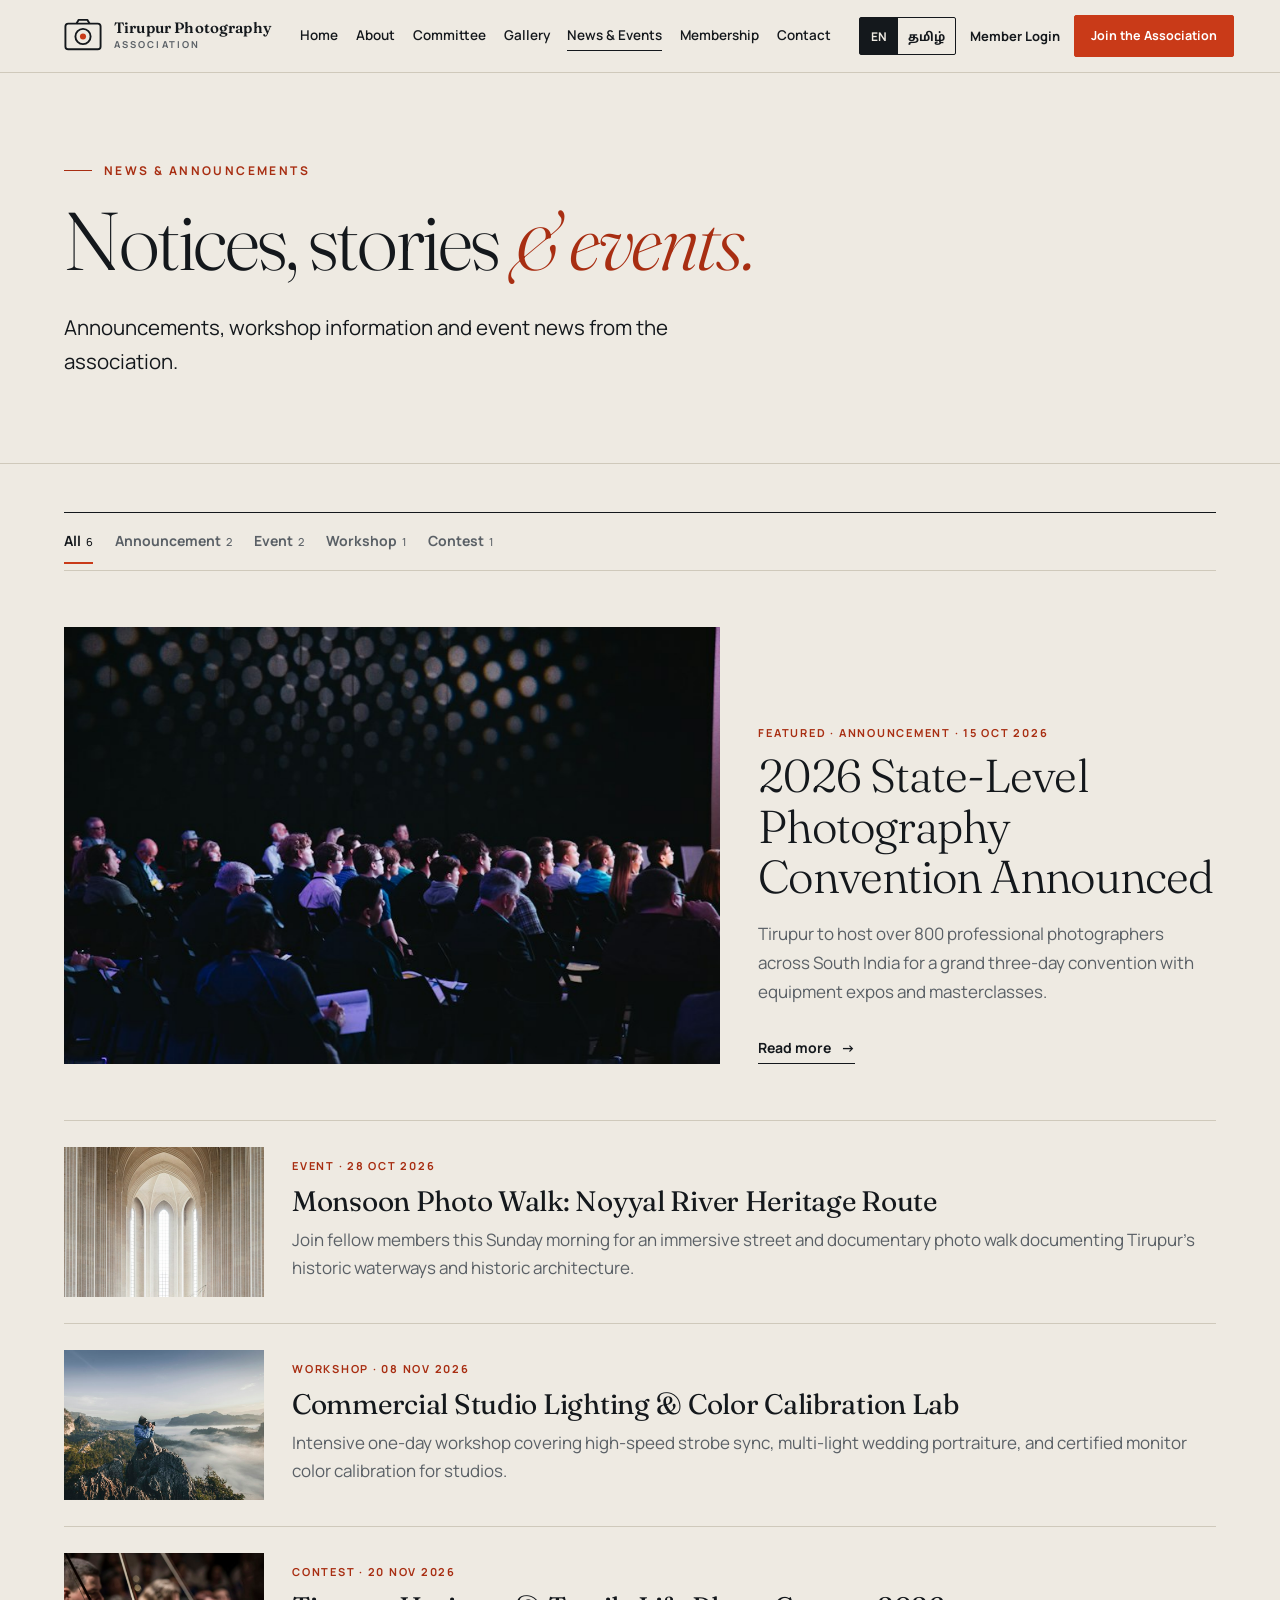
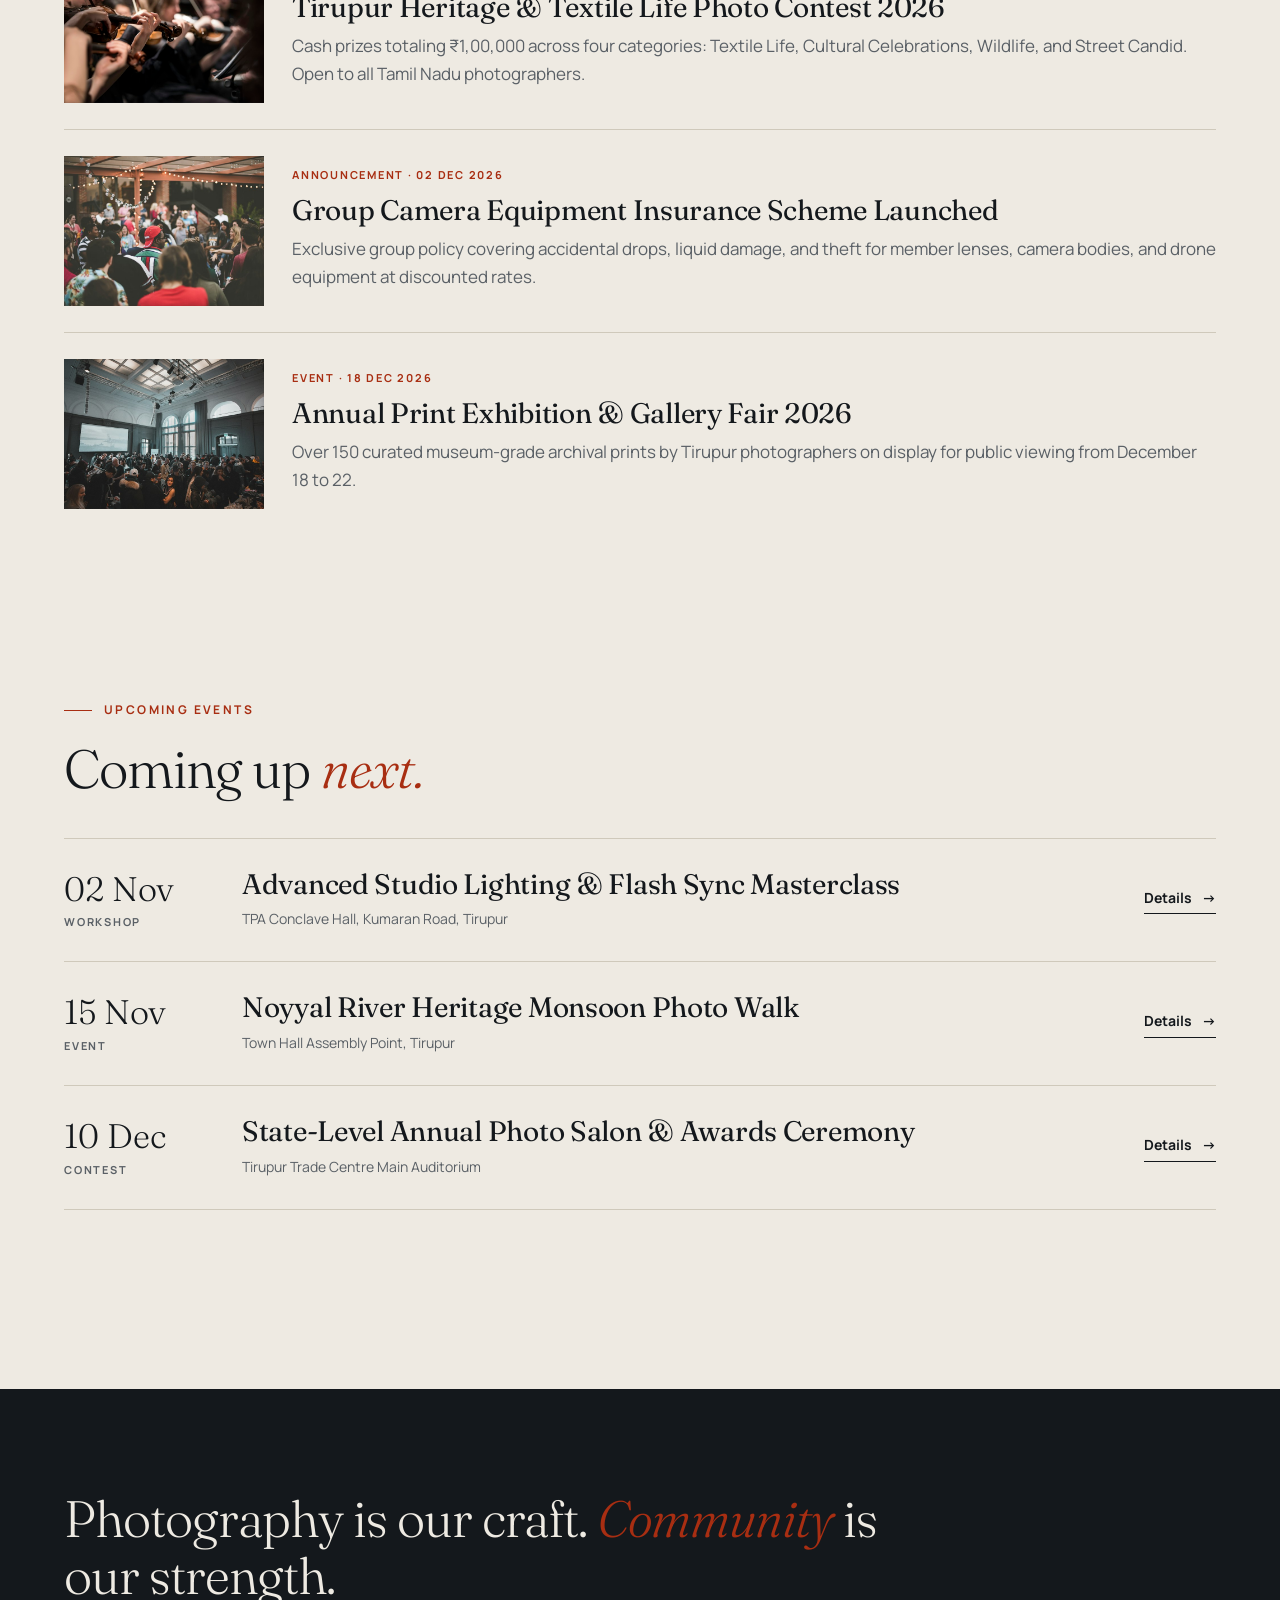
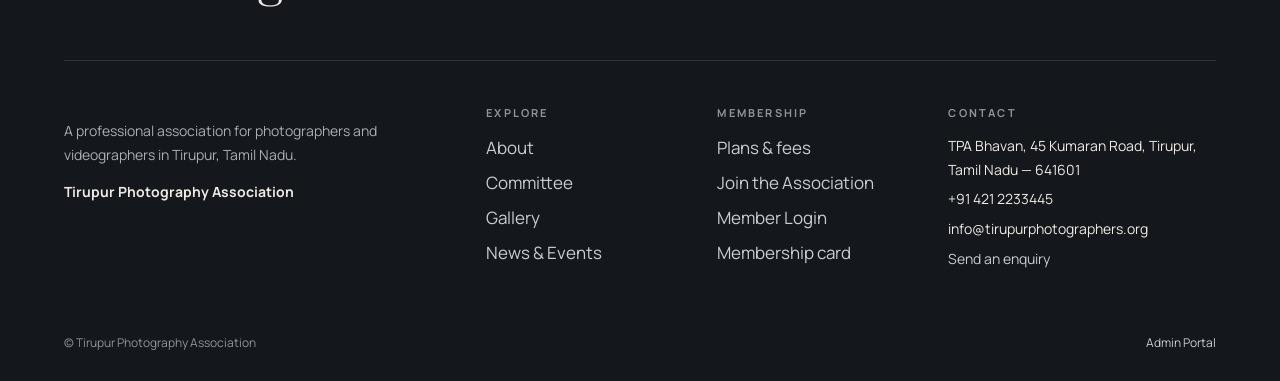
<file: news.html>
<!doctype html>
<html lang="en">
<head>
<meta charset="utf-8">
<meta name="viewport" content="width=device-width,initial-scale=1">
<title>News & Events — Tirupur Photography Association</title>
<meta name="description" content="News, announcements, workshops and event information from the Tirupur Photography Association.">
<meta name="theme-color" content="#14181C">
<meta property="og:type" content="website">
<meta property="og:site_name" content="Tirupur Photography Association">
<meta property="og:title" content="News & Events — Tirupur Photography Association">
<meta property="og:description" content="News, announcements, workshops and event information from the Tirupur Photography Association.">
<meta property="og:locale" content="en_IN"><meta property="og:locale:alternate" content="ta_IN">
<link rel="icon" href="data:image/svg+xml,%3Csvg xmlns='http://www.w3.org/2000/svg' viewBox='0 0 40 40'%3E%3Crect width='40' height='40' fill='%2314181C'/%3E%3Ccircle cx='20' cy='20' r='9' fill='none' stroke='%23EEEAE2' stroke-width='3'/%3E%3Ccircle cx='20' cy='20' r='3.5' fill='%23C93A18'/%3E%3C/svg%3E">
<link rel="preconnect" href="https://fonts.googleapis.com"><link rel="preconnect" href="https://fonts.gstatic.com" crossorigin>
<link rel="stylesheet" href="https://fonts.googleapis.com/css2?family=Fraunces:ital,opsz,wght@0,9..144,300;0,9..144,400;1,9..144,300&family=Manrope:wght@400;500;600;700;800&family=Noto+Sans+Tamil:wght@400;500;600;700&family=Noto+Serif+Tamil:wght@400;500;600&display=swap">
<link rel="stylesheet" href="css/style.css">
</head>
<body data-page="news" data-title-key="t_news" data-title-en="News & Events">
<div id="site-header"></div>
<header class="pghead"><div class="wrap"><p class="eyebrow" data-i18n="n_eyebrow2">News &amp; announcements</p><h1 data-i18n="nw_h1" style="font-size:clamp(40px,6.4vw,100px)">Notices, stories <em>&amp; events.</em></h1><p class="lead rv" data-i18n="nw_lead">Announcements, workshop information and event news from the association.</p></div></header><main id="main"><section class="sec" style="padding-top:48px"><div class="wrap">
<div class="filters" id="nfilters" role="group" aria-label="News categories"></div>
<div id="nfeat" style="margin:56px 0"></div>
<div id="nlist" aria-live="polite"></div>
<div class="empty" id="nempty" hidden><h3 data-i18n="nw_empty">No news in this category yet.</h3></div>
</div></section>
<section class="sec"><div class="wrap"><p class="eyebrow" data-i18n="e_eyebrow">Upcoming events</p><h2 data-i18n="e_head" style="margin-bottom:40px">Coming up <em>next.</em></h2><div id="events-list"></div></div></section></main>
<div id="site-footer"></div>
<noscript><p style="padding:24px;text-align:center">This website needs JavaScript for navigation and language switching.</p></noscript>
<script src="js/config.js"></script><script src="js/data.js"></script><script src="js/app.js"></script><script src="js/ta.js"></script>
<script src="js/pages.js"></script>
</body></html>
</file>
<file: css/style.css>
/* TPA — "Darkroom" design system. Paper, ink, safelight vermilion. */
:root{
  --paper:#EEEAE2; --paper-2:#E4DFD4; --surface:#F8F6F1; --ink:#14181C;
  --mid:#5A6066; --rule:#CFC9BB;
  --safe:#C93A18; --safe-text:#A82E12; --safe-dark:#A82E12;
  --err:#A32020; --ok:#1F6B45;
  --f-display:'Fraunces','Noto Serif Tamil',Georgia,serif;
  --f-body:'Manrope','Noto Sans Tamil',system-ui,sans-serif;
  --pad:clamp(20px,5vw,72px); --max:1360px;
  --ease:cubic-bezier(.2,.7,.2,1);
}
html[lang="ta"]{--f-display:'Noto Serif Tamil','Fraunces',Georgia,serif}
*{box-sizing:border-box}
html{scroll-behavior:smooth;-webkit-text-size-adjust:100%;overflow-x:clip}
body{margin:0;background:var(--paper);color:var(--ink);font:400 17px/1.7 var(--f-body);-webkit-font-smoothing:antialiased;overflow-x:clip;max-width:100%}
html[lang="ta"] body{line-height:1.9}
img{max-width:100%;height:auto;display:block}
a{color:inherit}
:focus-visible{outline:2px solid var(--ink);outline-offset:3px}
.dark :focus-visible,.ftr :focus-visible{outline-color:var(--paper)}
.skip{position:absolute;left:12px;top:-60px;background:var(--ink);color:var(--paper);padding:12px 18px;z-index:100;transition:top .2s}
.skip:focus{top:12px}
.sr{position:absolute;width:1px;height:1px;overflow:hidden;clip:rect(0 0 0 0);white-space:nowrap}
.wrap{max-width:var(--max);margin:0 auto;padding-left:var(--pad);padding-right:var(--pad);width:100%}
.sec{padding-top:clamp(60px,8vw,140px);padding-bottom:clamp(36px,5vw,80px)}
.dark{background:var(--ink);color:var(--paper)}
.dark .mid{color:#A9AEB3}
h1,h2,h3,h4{font-family:var(--f-display);font-weight:400;margin:0;letter-spacing:-.01em;overflow-wrap:break-word;word-break:normal}
h1{font-size:clamp(34px,6.5vw,110px);line-height:1.02;letter-spacing:-.03em;font-weight:300}
h2{font-size:clamp(28px,4.2vw,62px);line-height:1.1;letter-spacing:-.02em;font-weight:300}
h3{font-size:clamp(22px,2.2vw,30px);line-height:1.2;font-weight:400}
html[lang="ta"] h1{font-size:clamp(30px,5.2vw,84px);line-height:1.25;letter-spacing:0;font-weight:500}
html[lang="ta"] h2{font-size:clamp(26px,3.6vw,54px);line-height:1.3;letter-spacing:0;font-weight:500}
html[lang="ta"] h3{line-height:1.4;font-weight:600}
h1 em,h2 em{font-style:italic;color:var(--safe-text)}
.dark h1 em,.dark h2 em{color:#F08B6E}
.eyebrow{font:700 12px/1.4 var(--f-body);letter-spacing:.2em;text-transform:uppercase;color:var(--safe-text);margin:0 0 20px;display:flex;gap:12px;align-items:center}
html[lang="ta"] .eyebrow{letter-spacing:.04em;text-transform:none;font-size:14px}
.eyebrow::before{content:"";width:28px;height:1px;background:currentColor}
.dark .eyebrow{color:#F08B6E}
.lead{font-size:clamp(18px,1.6vw,22px);line-height:1.65;max-width:34em}
.mid{color:var(--mid)}.small{font-size:14px}
.btn{display:inline-flex;align-items:center;gap:12px;font:700 14px/1 var(--f-body);padding:17px 24px;min-height:50px;border:1px solid var(--ink);background:transparent;color:var(--ink);cursor:pointer;text-decoration:none;border-radius:2px;transition:background .2s,color .2s,border-color .2s}
.btn:hover{background:var(--ink);color:var(--paper)}
.btn.solid{background:var(--safe);border-color:var(--safe);color:#fff}
.btn.solid:hover{background:var(--safe-dark);border-color:var(--safe-dark)}
.btn.ink{background:var(--ink);color:var(--paper)}
.btn.ink:hover{background:var(--safe);border-color:var(--safe)}
.dark .btn{border-color:var(--paper);color:var(--paper)}
.dark .btn:hover{background:var(--paper);color:var(--ink)}
.dark .btn.solid{color:#fff;border-color:var(--safe)}
.dark .btn.solid:hover{background:var(--safe-dark)}
.btn .ar,.tlink .ar{transition:transform .25s var(--ease)}
.btn:hover .ar,.tlink:hover .ar{transform:translateX(5px)}
.btn[disabled],.btn[aria-disabled="true"]{opacity:.45;pointer-events:none}
.tlink{font-weight:700;font-size:14px;text-decoration:none;display:inline-flex;gap:10px;align-items:center;border-bottom:1px solid var(--ink);padding-bottom:4px}
.tlink:hover{color:var(--safe-text);border-color:var(--safe)}
.hdr{position:sticky;top:0;z-index:50;background:var(--paper);border-bottom:1px solid var(--rule)}
.hdr-in{display:flex;align-items:center;gap:28px;height:72px}
.logo{display:flex;align-items:center;gap:12px;text-decoration:none}
.logo b{display:block;font:600 15px/1.1 var(--f-display);letter-spacing:.01em}
.logo small{display:block;font:700 9.5px/1.6 var(--f-body);letter-spacing:.22em;text-transform:uppercase;color:var(--mid)}
.nav a,.logo b,.logo small,.hdr .btn,.hdr .login{white-space:nowrap}
.nav{display:flex;gap:clamp(10px,1.4vw,20px);margin-left:auto;align-items:center}
.nav a{font:600 13.5px/1 var(--f-body);text-decoration:none;padding:8px 0;border-bottom:1px solid transparent;transition:border-color .2s}
.nav a:hover{border-color:var(--safe)}
.nav a[aria-current="page"]{border-color:var(--ink)}
.hdr-tools{display:flex;gap:12px;align-items:center}
.lang{display:flex;border:1px solid var(--ink);border-radius:2px}
.lang button{font:700 12px var(--f-body);background:transparent;border:0;padding:0 10px;min-height:36px;min-width:38px;cursor:pointer;color:var(--ink)}
.lang button[aria-pressed="true"]{background:var(--ink);color:var(--paper)}
.hdr .btn{padding:12px 16px;min-height:42px;font-size:12.5px}
.hdr .login{font:700 13px var(--f-body);text-decoration:none;padding:12px 2px}
.burger{display:none;background:transparent;border:1px solid var(--ink);width:46px;height:46px;border-radius:2px;cursor:pointer}
.drawer{position:fixed;inset:72px 0 0 0;background:var(--paper);z-index:49;padding:28px var(--pad) 60px;overflow:auto;transform:translateX(100%);visibility:hidden;transition:transform .35s var(--ease),visibility .35s}
.drawer.open{transform:none;visibility:visible}
.drawer a.dl{display:block;font:300 clamp(24px,6vw,32px)/1.2 var(--f-display);padding:14px 0;border-bottom:1px solid var(--rule);text-decoration:none}
.drawer .row{display:flex;gap:12px;flex-wrap:wrap;margin-top:28px;align-items:center}
@media(max-width:1220px){.nav,.hdr-tools .login,.hdr-tools .btn{display:none}.burger{display:block}.hdr-in{justify-content:space-between}}
.ph{position:relative;overflow:hidden;background:var(--tone,#2B3036);color:#fff;margin:0}
.ph[data-t="1"]{--tone:#2B3036}.ph[data-t="2"]{--tone:#8A7E6C}.ph[data-t="3"]{--tone:#C7BBA4;color:var(--ink)}
.ph[data-t="4"]{--tone:#4E5A5E}.ph[data-t="5"]{--tone:#B9A58A;color:var(--ink)}.ph[data-t="6"]{--tone:#D8DCD9;color:var(--ink)}
.ph[data-t="7"]{--tone:#6B3A2C}.ph[data-t="8"]{--tone:#3B4A44}
.ph>.in{position:absolute;inset:0;will-change:transform}
.ph img{position:absolute;inset:0;width:100%;height:100%;object-fit:cover}
.ph.has-img img{transition:transform .6s var(--ease)}
.zoom:hover .ph.has-img img{transform:scale(1.045)}
.ph::before,.ph::after{content:"";position:absolute;width:18px;height:18px;border:1.5px solid currentColor;opacity:.55;z-index:2;top:12px}
.ph::before{left:12px;border-right:0;border-bottom:0}
.ph::after{right:12px;border-left:0;border-bottom:0}
.ph.has-img::before,.ph.has-img::after{display:none!important}
.ph .tag{position:absolute;left:14px;bottom:12px;right:14px;font:700 10px/1.4 var(--f-body);letter-spacing:.14em;text-transform:uppercase;z-index:2;opacity:.9}
.ph .tag i{font-style:normal;opacity:.75;display:block;margin-top:2px}
.ph.has-img .tag{display:none}
.cap{font-size:12px;color:var(--mid);margin-top:10px;line-height:1.5}
@media (prefers-reduced-motion:no-preference){
  html.js .rv{opacity:0;transform:translateY(26px);transition:opacity .8s var(--ease),transform .8s var(--ease);transition-delay:var(--d,0s)}
  html.js .rv.in{opacity:1;transform:none}
  html.js .ph.rvi>.in{clip-path:inset(0 0 100% 0);transition:clip-path 1.1s var(--ease)}
  html.js .ph.rvi.in>.in{clip-path:inset(0 0 0 0)}
  html.js .ph.rvi .tag{opacity:0;transition:opacity .6s .5s}
  html.js .ph.rvi.in .tag{opacity:.9}
  .zoom .ph>.in{transition:transform .9s var(--ease)}
  .zoom:hover .ph>.in{transform:scale(1.045)}
}
.hero{position:relative;padding-top:clamp(28px,4vw,56px);padding-bottom:clamp(40px,6vw,90px);overflow:hidden}
.hero-grid{display:grid;grid-template-columns:repeat(12,minmax(0,1fr));gap:16px;align-items:stretch}
.hero-main{grid-column:1/9;grid-row:1;height:clamp(300px,44vw,620px)}
.hero-side{grid-column:9/13;grid-row:1;display:grid;gap:16px;grid-template-rows:1.2fr 1fr;align-self:stretch}
.hero-title{grid-column:1/13;grid-row:2;margin-top:clamp(24px,4vw,56px)}
.hero-title h1{max-width:13em}
.hero-foot{grid-column:1/13;display:flex;gap:40px;flex-wrap:wrap;justify-content:space-between;align-items:flex-end;margin-top:36px;border-top:1px solid var(--rule);padding-top:28px}
.hero-foot p{max-width:34em;margin:0}
.btnrow{display:flex;gap:14px;flex-wrap:wrap}
@media(max-width:820px){.hero-main{grid-column:1/13;height:auto;aspect-ratio:4/3}.hero-side{display:none}.hero-title{grid-column:1/13;margin-top:20px}}
.split{display:grid;grid-template-columns:repeat(12,minmax(0,1fr));gap:clamp(20px,3vw,48px)}
.s-a{grid-column:1/6}.s-b{grid-column:7/13}.s-a2{grid-column:1/8}.s-b2{grid-column:9/13}
@media(max-width:900px){.s-a,.s-b,.s-a2,.s-b2{grid-column:1/-1}}
.rule{border:0;border-top:1px solid var(--rule);margin:0}
.big-no{font:300 clamp(80px,14vw,220px)/.8 var(--f-display);color:#DAD4C6;letter-spacing:-.04em}
.pull{font:300 clamp(26px,3.2vw,46px)/1.25 var(--f-display);letter-spacing:-.02em;max-width:22em}
html[lang="ta"] .pull{line-height:1.5;letter-spacing:0;font-weight:500}
.kv{display:grid;grid-template-columns:minmax(120px,.5fr) 1fr;border-top:1px solid var(--rule)}
.kv>div{padding:16px 0;border-bottom:1px solid var(--rule)}
.kv>div:nth-child(odd){font:700 12px var(--f-body);letter-spacing:.14em;text-transform:uppercase;color:var(--mid);padding-top:20px}
.pending{font-style:normal;color:var(--safe-text);font-weight:600}
.notice{border:1px dashed var(--mid);padding:14px 18px;font-size:13px;line-height:1.6;color:var(--mid)}
.notice b{color:var(--ink)}
.ev{display:grid;grid-template-columns:150px 1fr auto;gap:28px;align-items:center;padding:28px 0;border-top:1px solid var(--rule);text-decoration:none;transition:padding .3s var(--ease),background .3s}
.ev:last-child{border-bottom:1px solid var(--rule)}
.ev:hover{padding-left:16px;padding-right:16px;background:var(--surface)}
.ev .d{font:300 34px/1.1 var(--f-display)}
.ev .d small{display:block;font:700 11px var(--f-body);letter-spacing:.16em;text-transform:uppercase;color:var(--mid);margin-top:6px}
.ev h3{margin-bottom:4px}
@media(max-width:700px){.ev{grid-template-columns:1fr;gap:10px}}
.collage{display:grid;grid-template-columns:repeat(12,minmax(0,1fr));gap:16px;align-items:start}
.collage a{display:block;text-decoration:none}
.c1{grid-column:1/6}.c2{grid-column:6/9;margin-top:90px}.c3{grid-column:9/13}.c4{grid-column:2/7;margin-top:-40px}.c5{grid-column:8/12;margin-top:30px}
@media(max-width:800px){.collage>*{grid-column:span 6!important;margin-top:0!important}.c1{grid-column:1/-1!important}}
.feat{display:grid;grid-template-columns:repeat(12,minmax(0,1fr));gap:clamp(20px,3vw,48px);align-items:end;text-decoration:none}
.feat .ph{grid-column:1/8;aspect-ratio:3/2}.feat .t{grid-column:8/13}
@media(max-width:900px){.feat .ph,.feat .t{grid-column:1/-1}}
.meta{font:700 11px/1.4 var(--f-body);letter-spacing:.16em;text-transform:uppercase;color:var(--safe-text);margin-bottom:10px}
html[lang="ta"] .meta{letter-spacing:.03em;text-transform:none;font-size:13px}
.nrow{display:grid;grid-template-columns:200px 1fr;gap:28px;padding:26px 0;border-top:1px solid var(--rule);text-decoration:none}
.nrow .ph{aspect-ratio:4/3}.nrow:hover h3{color:var(--safe-text)}
@media(max-width:640px){.nrow{grid-template-columns:110px 1fr;gap:16px}}
.art-body{max-width:38em;font-size:19px;line-height:1.8}.art-body p{margin:0 0 1.2em}
.people{display:grid;grid-template-columns:repeat(4,minmax(0,1fr));gap:40px 24px}
.person:nth-child(4n+2){margin-top:48px}.person:nth-child(4n+4){margin-top:24px}
.person .ph{aspect-ratio:4/5}.person h3{font-size:21px;margin-top:16px}
.person .role{font:700 11px var(--f-body);letter-spacing:.14em;text-transform:uppercase;color:var(--safe-text);margin-top:4px}
.person .acts{display:flex;gap:16px;margin-top:12px;font-size:13px;font-weight:700;flex-wrap:wrap}
.person .acts span{color:var(--mid);font-weight:500}
@media(max-width:1000px){.people{grid-template-columns:repeat(2,minmax(0,1fr))}.person:nth-child(n){margin-top:0}.person:nth-child(even){margin-top:36px}}
.filters{display:flex;gap:6px 22px;flex-wrap:wrap;border-top:1px solid var(--ink);border-bottom:1px solid var(--rule);padding:6px 0}
.filters button{background:transparent;border:0;border-bottom:2px solid transparent;font:700 14px var(--f-body);padding:12px 0;min-height:44px;cursor:pointer;color:var(--mid)}
.filters button:hover{color:var(--ink)}
.filters button[aria-pressed="true"]{color:var(--ink);border-color:var(--safe)}
.filters .n{font-weight:500;font-size:11px;margin-left:5px}
.masonry{columns:3 300px;column-gap:18px}
.masonry .tile{break-inside:avoid;margin:0 0 18px;display:block;width:100%;padding:0;border:0;background:none;text-align:left;cursor:zoom-in;position:relative}
.masonry .tile .ph{width:100%}
.skel{background:linear-gradient(90deg,var(--paper-2),var(--surface),var(--paper-2));background-size:200% 100%}
@media(prefers-reduced-motion:no-preference){.skel{animation:sk 1.4s infinite linear}}
@keyframes sk{to{background-position:-200% 0}}
.empty{padding:80px 0;text-align:center;border-bottom:1px solid var(--rule)}
dialog.lb{border:0;padding:0;margin:0;width:100vw;height:100vh;max-width:none;max-height:none;background:#0C0F12;color:var(--paper)}
dialog.lb::backdrop{background:#0C0F12}
.lb-in{display:grid;grid-template-columns:minmax(0,1fr) 360px;height:100%}
.lb-stage{display:flex;align-items:center;justify-content:center;padding:64px 70px;position:relative;min-height:0}
.lb-stage .ph{width:100%;max-width:min(100%,calc((100vh - 140px)*var(--r,1.4)));aspect-ratio:var(--ar,3/2);max-height:calc(100vh - 140px)}
.lb-side{padding:72px 32px 32px;border-left:1px solid #2C333A;overflow:auto}
.lb-side h2{font-size:30px;margin-bottom:14px;font-weight:300}
.lb-side dl{margin:24px 0 0}.lb-side dt{font:700 10px var(--f-body);letter-spacing:.18em;text-transform:uppercase;color:#8D949A;margin-top:16px}
.lb-side dd{margin:2px 0 0;font-size:15px}
.lb button.ic{position:absolute;background:transparent;color:var(--paper);border:1px solid #3B434B;width:48px;height:48px;font-size:20px;cursor:pointer;border-radius:2px;z-index:5}
.lb button.ic:hover{background:var(--paper);color:var(--ink)}
.lb .x{top:16px;right:16px}.lb .pv{left:14px;top:50%}.lb .nx{right:14px;top:50%}
@media(max-width:900px){.lb-in{grid-template-columns:1fr;grid-template-rows:minmax(0,1fr) auto}.lb-stage{padding:70px 12px 12px}.lb-side{border:0;padding:16px 20px 28px;max-height:38vh}.lb .pv{left:8px}.lb .nx{right:8px}}
.plans{display:grid;grid-template-columns:repeat(4,minmax(0,1fr));border-top:1px solid var(--ink)}
.plan{padding:34px 28px 36px 0;display:flex;flex-direction:column;position:relative}
.plan+.plan{padding-left:28px;border-left:1px solid var(--rule)}
.plan.rec{background:var(--surface);padding-left:28px}
.plan.rec::before{content:"";position:absolute;top:-1px;left:0;right:0;height:4px;background:var(--safe)}
.plan .badge{font:700 11px var(--f-body);letter-spacing:.16em;text-transform:uppercase;color:var(--safe-text);min-height:20px}
.plan .price{font:300 clamp(40px,4vw,58px)/1 var(--f-display);margin:20px 0 4px;letter-spacing:-.02em}
.plan p.d{flex:1;margin:18px 0 26px;color:var(--mid);font-size:15px}
@media(max-width:1000px){.plans{grid-template-columns:repeat(2,minmax(0,1fr))}.plan:nth-child(odd){padding-left:0;border-left:0}.plan.rec{padding-left:28px}.plan:nth-child(n+3){border-top:1px solid var(--rule)}}
@media(max-width:560px){.plans{grid-template-columns:1fr}.plan,.plan+.plan{padding-left:0;border-left:0;border-top:1px solid var(--rule)}.plan.rec{padding-left:16px;padding-right:16px}}
details.faq{border-top:1px solid var(--rule)}details.faq:last-of-type{border-bottom:1px solid var(--rule)}
details.faq summary{cursor:pointer;padding:22px 0;font:400 22px/1.3 var(--f-display);list-style:none;display:flex;justify-content:space-between;gap:20px}
details.faq summary::-webkit-details-marker{display:none}
details.faq summary::after{content:"+";font-size:26px;line-height:1}
details.faq[open] summary::after{content:"−"}
details.faq .a{padding:0 0 24px;max-width:40em;color:var(--mid)}
.fld{display:flex;flex-direction:column;gap:7px;margin-bottom:22px;border:0;padding:0;margin-left:0;margin-right:0;min-width:0}
.fld label,.fld legend{font:700 13px var(--f-body);padding:0}
.fld .hint{font-size:12.5px;color:var(--mid)}
.fld input,.fld select,.fld textarea{font:500 16px var(--f-body);padding:14px;border:1px solid #9A9588;border-radius:2px;background:var(--surface);color:var(--ink);width:100%;min-height:50px}
.fld textarea{min-height:140px;resize:vertical}
.fld input:focus,.fld select:focus,.fld textarea:focus{outline:2px solid var(--ink);outline-offset:1px;border-color:var(--ink)}
.fld .err{font-size:13px;font-weight:600;color:var(--err);display:none}
.fld.bad input,.fld.bad select,.fld.bad textarea{border-color:var(--err);border-width:2px}
.fld.bad .err{display:block}
.pw{display:flex;border:1px solid #9A9588;background:var(--surface);border-radius:2px}
.pw input{border:0;flex:1;min-width:0}.pw button{background:none;border:0;font:700 12px var(--f-body);padding:0 16px;cursor:pointer;min-width:64px}
.fld.bad .pw{border-color:var(--err);border-width:2px}
.alert{padding:16px 18px;border-left:4px solid var(--err);background:#F4DFDB;font-size:14px;margin-bottom:22px;display:none}
.alert.show{display:block}.alert.ok{border-color:var(--ok);background:#DDEBE2}.alert.info{border-color:var(--mid);background:var(--paper-2)}
.opt{display:flex;gap:14px;align-items:flex-start;padding:18px;border:1px solid var(--rule);margin-bottom:10px;cursor:pointer;background:var(--surface)}
.opt:has(input:checked){border-color:var(--ink);box-shadow:inset 0 0 0 1px var(--ink)}
.opt input{margin-top:6px;accent-color:var(--safe);width:18px;height:18px;flex:none}
.opt b{display:block}.opt .p{margin-left:auto;font:400 22px var(--f-display);white-space:nowrap}
.steps{display:flex;border-top:1px solid var(--ink);margin:0 0 44px;overflow-x:auto;padding:0}
.steps li{list-style:none;flex:1;min-width:104px;padding:14px 12px 0 0;font:700 12px var(--f-body);color:var(--mid)}
.steps li span{display:block;font:300 28px var(--f-display);color:var(--mid)}
.steps li[aria-current="step"]{color:var(--ink);box-shadow:inset 0 3px 0 var(--safe)}
.steps li[aria-current="step"] span{color:var(--safe-text)}.steps li.done span{color:var(--ok)}
.fup{border:1px dashed #9A9588;padding:18px;background:var(--surface);margin-bottom:14px}
.fup .nm{font-size:13px;color:var(--mid);margin-top:6px}
.sum{border-top:1px solid var(--ink)}.sum div{display:flex;gap:20px;justify-content:space-between;padding:12px 0;border-bottom:1px solid var(--rule);font-size:15px}
.sum div b{color:var(--mid);font-weight:600;flex:none}.sum div span{text-align:right;word-break:break-word}
.status{display:flex;margin:28px 0}.status div{flex:1;padding-top:12px;border-top:3px solid var(--rule);font-size:12px;font-weight:700;color:var(--mid)}
.status div.on{border-color:var(--safe);color:var(--ink)}
.refbox{font:300 34px var(--f-display);letter-spacing:.04em;border:1px solid var(--ink);padding:16px 22px;display:inline-block;background:var(--surface)}
.login-grid{display:grid;grid-template-columns:1fr 1fr;min-height:calc(100vh - 72px)}
.login-img{position:relative}.login-img .ph{position:absolute;inset:0}
.login-form{display:flex;align-items:center;padding:clamp(28px,6vw,90px)}.login-form>div{width:100%;max-width:440px}
@media(max-width:860px){.login-grid{grid-template-columns:1fr}.login-img{height:34vh}}
.cardwrap{display:grid;grid-template-columns:minmax(0,1fr) minmax(0,420px);gap:clamp(32px,6vw,90px);align-items:start}
.mcard{width:100%;max-width:560px;aspect-ratio:1.586;background:var(--ink);color:var(--paper);position:relative;overflow:hidden;padding:26px;display:flex;flex-direction:column;justify-content:space-between;border-radius:6px;box-shadow:0 30px 60px -30px rgba(20,24,28,.6)}
.mcard::before{content:"";position:absolute;right:-60px;top:-60px;width:220px;height:220px;border:1px solid #3B434B;border-radius:50%}
.mcard::after{content:"";position:absolute;right:-20px;top:-20px;width:140px;height:140px;border:1px solid #3B434B;border-radius:50%}
.mc-top{display:flex;gap:12px;align-items:center;z-index:2}.mc-top b{font:600 14px/1.15 var(--f-display)}.mc-top small{display:block;font:700 9px var(--f-body);letter-spacing:.2em;text-transform:uppercase;color:#A9AEB3}
.mc-mid{display:flex;gap:20px;align-items:flex-end;justify-content:space-between;z-index:2}
.mc-name{font:300 clamp(22px,3.4vw,32px)/1.15 var(--f-display)}
.mc-meta{display:grid;grid-template-columns:repeat(3,auto);gap:4px 22px;font-size:11px;margin-top:14px;justify-content:start}.mc-meta b{display:block;font:700 8.5px var(--f-body);letter-spacing:.16em;text-transform:uppercase;color:#8D949A}
.qr{background:#fff;padding:6px;width:96px;height:96px;flex:none}.qr img,.qr canvas{width:100%!important;height:100%!important;display:block}
.mc-bar{height:4px;background:var(--safe);position:absolute;left:0;right:0;bottom:0}
.mc-sample{position:absolute;top:14px;right:14px;z-index:3;font:700 9px var(--f-body);letter-spacing:.16em;text-transform:uppercase;border:1px solid #F08B6E;color:#F08B6E;padding:4px 8px}
@media(max-width:900px){.cardwrap{grid-template-columns:1fr}}
@media print{.hdr,.drawer,.ftr,.noprint,.skip{display:none!important}body{background:#fff}.sec{padding:0}.mcard{box-shadow:none;-webkit-print-color-adjust:exact;print-color-adjust:exact;max-width:86mm;margin:10mm}.cardwrap{display:block}}
.mapbox{aspect-ratio:16/10;background:var(--paper-2);display:flex;align-items:center;justify-content:center;text-align:center;padding:24px;border:1px solid var(--rule)}
.mapbox iframe{width:100%;height:100%;border:0}
.ftr{background:var(--ink);color:var(--paper);padding:clamp(56px,8vw,110px) 0 28px;margin-top:clamp(60px,9vw,140px)}
.ftr a{text-decoration:none;color:#C9CDD1}.ftr a:hover{color:#fff;text-decoration:underline}
.ftr-grid{display:grid;grid-template-columns:2fr 1fr 1fr 1.4fr;gap:40px;border-top:1px solid #2C333A;padding-top:44px;margin-top:56px}
.ftr h4{font:700 11px var(--f-body);letter-spacing:.2em;text-transform:uppercase;color:#8D949A;margin-bottom:14px}
.ftr li{list-style:none;margin:6px 0}.ftr ul{padding:0;margin:0}
.ftr .bot{display:flex;justify-content:space-between;flex-wrap:wrap;gap:12px;margin-top:56px;font-size:12px;color:#8D949A}
@media(max-width:860px){.ftr-grid{grid-template-columns:1fr 1fr}}@media(max-width:520px){.ftr-grid{grid-template-columns:1fr}}
.toast{position:fixed;bottom:24px;left:50%;transform:translateX(-50%);background:var(--ink);color:var(--paper);padding:14px 22px;font-size:14px;z-index:200;border-radius:2px}
.pghead{padding-top:clamp(48px,7vw,110px);padding-bottom:clamp(32px,5vw,70px);border-bottom:1px solid var(--rule)}
.pghead .lead{margin-top:28px}
dialog.lb .mid{color:#B4B9BE}
dialog.lb .btn{border-color:var(--paper);color:var(--paper)}
dialog.lb .btn:hover{background:var(--paper);color:var(--ink)}
dialog.lb :focus-visible{outline-color:var(--paper)}

/* Stats & Achievements Grid */
.stats-grid{display:grid;grid-template-columns:repeat(4,minmax(0,1fr));gap:36px 28px}
.stat-item{border-left:2px solid var(--safe);padding-left:18px}
.stat-num{font:300 clamp(38px,4.6vw,64px)/1 var(--f-display);color:var(--ink);letter-spacing:-.02em}
.stat-label{font:700 12.5px/1.4 var(--f-body);letter-spacing:.08em;text-transform:uppercase;color:var(--safe-text);margin-top:10px}
html[lang="ta"] .stat-label{letter-spacing:0;text-transform:none;font-size:14px}
.stat-desc{margin:8px 0 0;font-size:13.5px;line-height:1.55}
@media(max-width:1024px){.stats-grid{grid-template-columns:repeat(2,minmax(0,1fr))}}
@media(max-width:540px){.stats-grid{grid-template-columns:1fr;gap:24px}}

/* Contact card & mobile responsive refinement */
.contact-card{background:var(--surface);padding:24px;border:1px solid var(--rule);border-radius:2px}
@media(max-width:480px){
  :root{--pad:16px}
  .hdr-in{height:64px;gap:10px}
  .logo b{font-size:13.5px}
  .btn{padding:13px 18px;min-height:46px;font-size:13px}
  .hero-main{aspect-ratio:1/1}
  .hero-foot{gap:20px;margin-top:24px;padding-top:20px}
  .steps li{min-width:88px;padding:10px 8px 0 0;font-size:11px}
  .steps li span{font-size:22px}
  .cardwrap{gap:24px}
  .mcard{padding:18px}
  .mc-name{font-size:22px}
}
</file>
